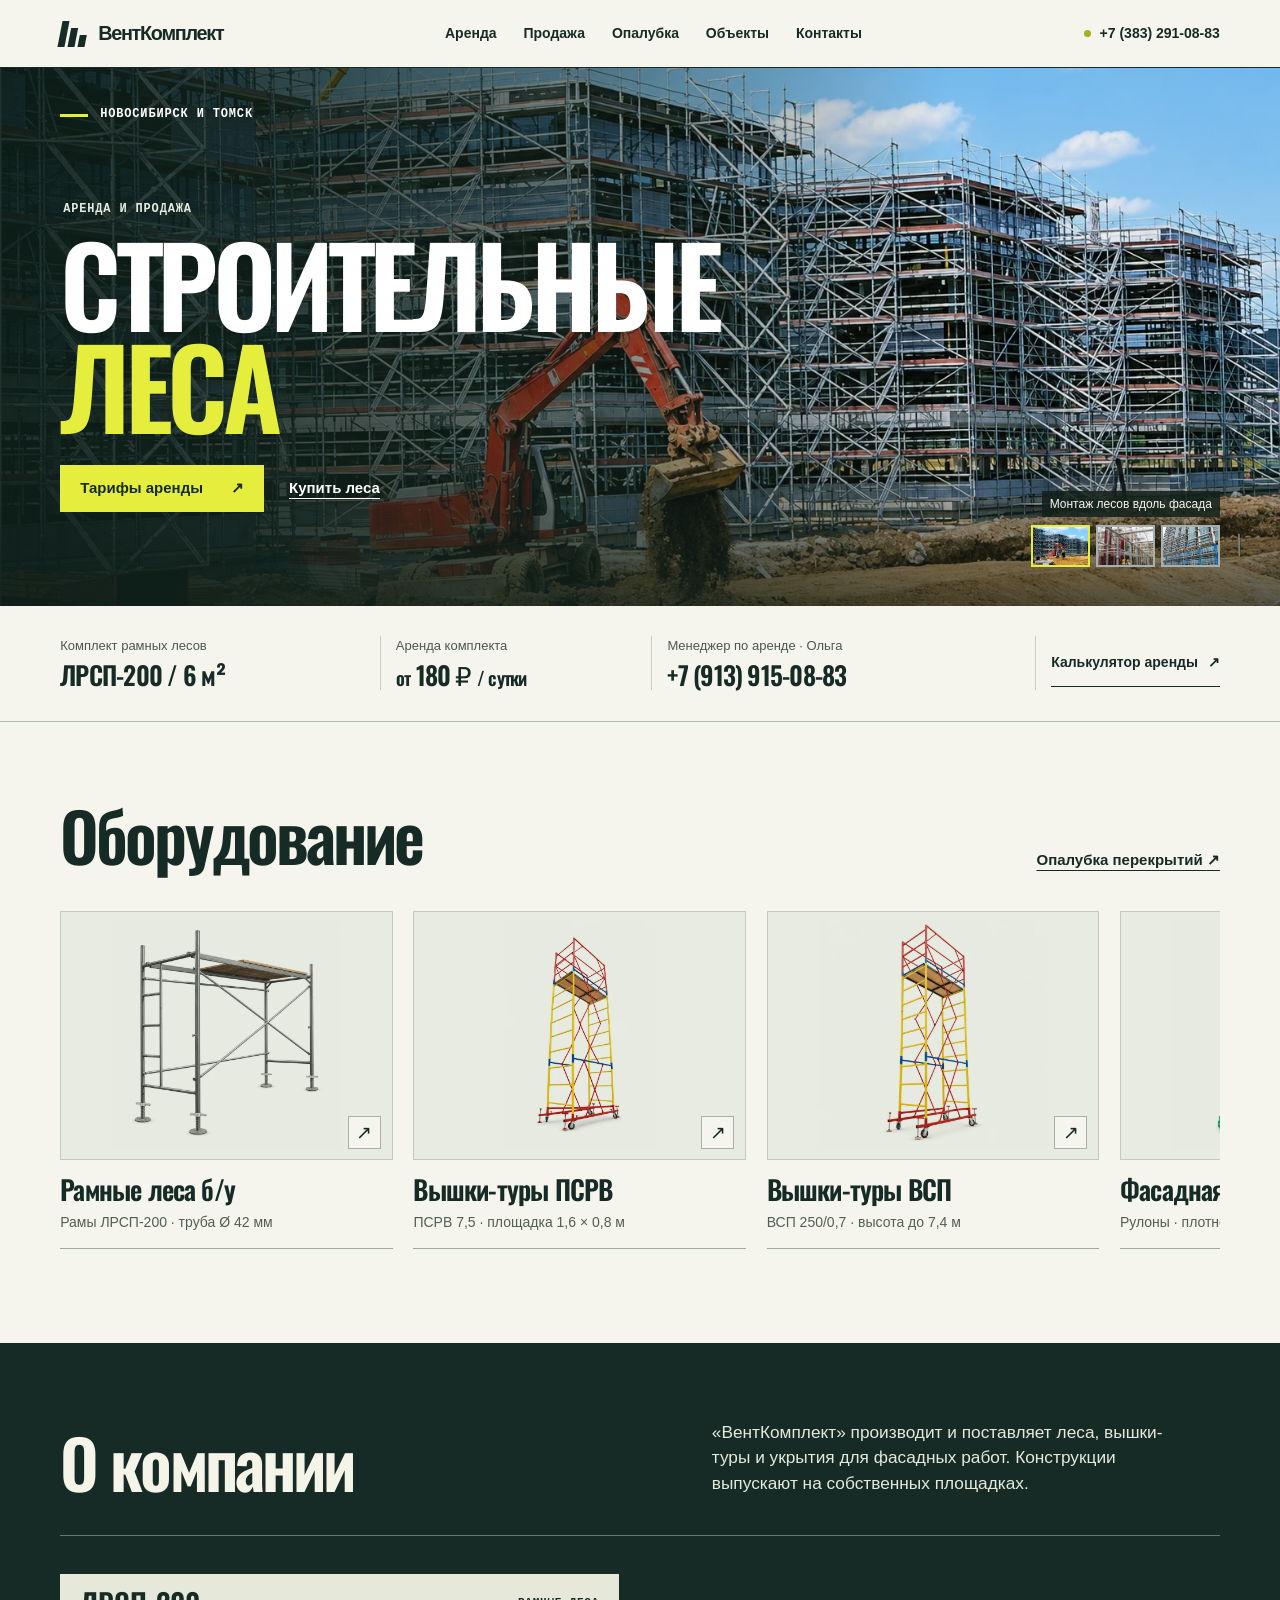
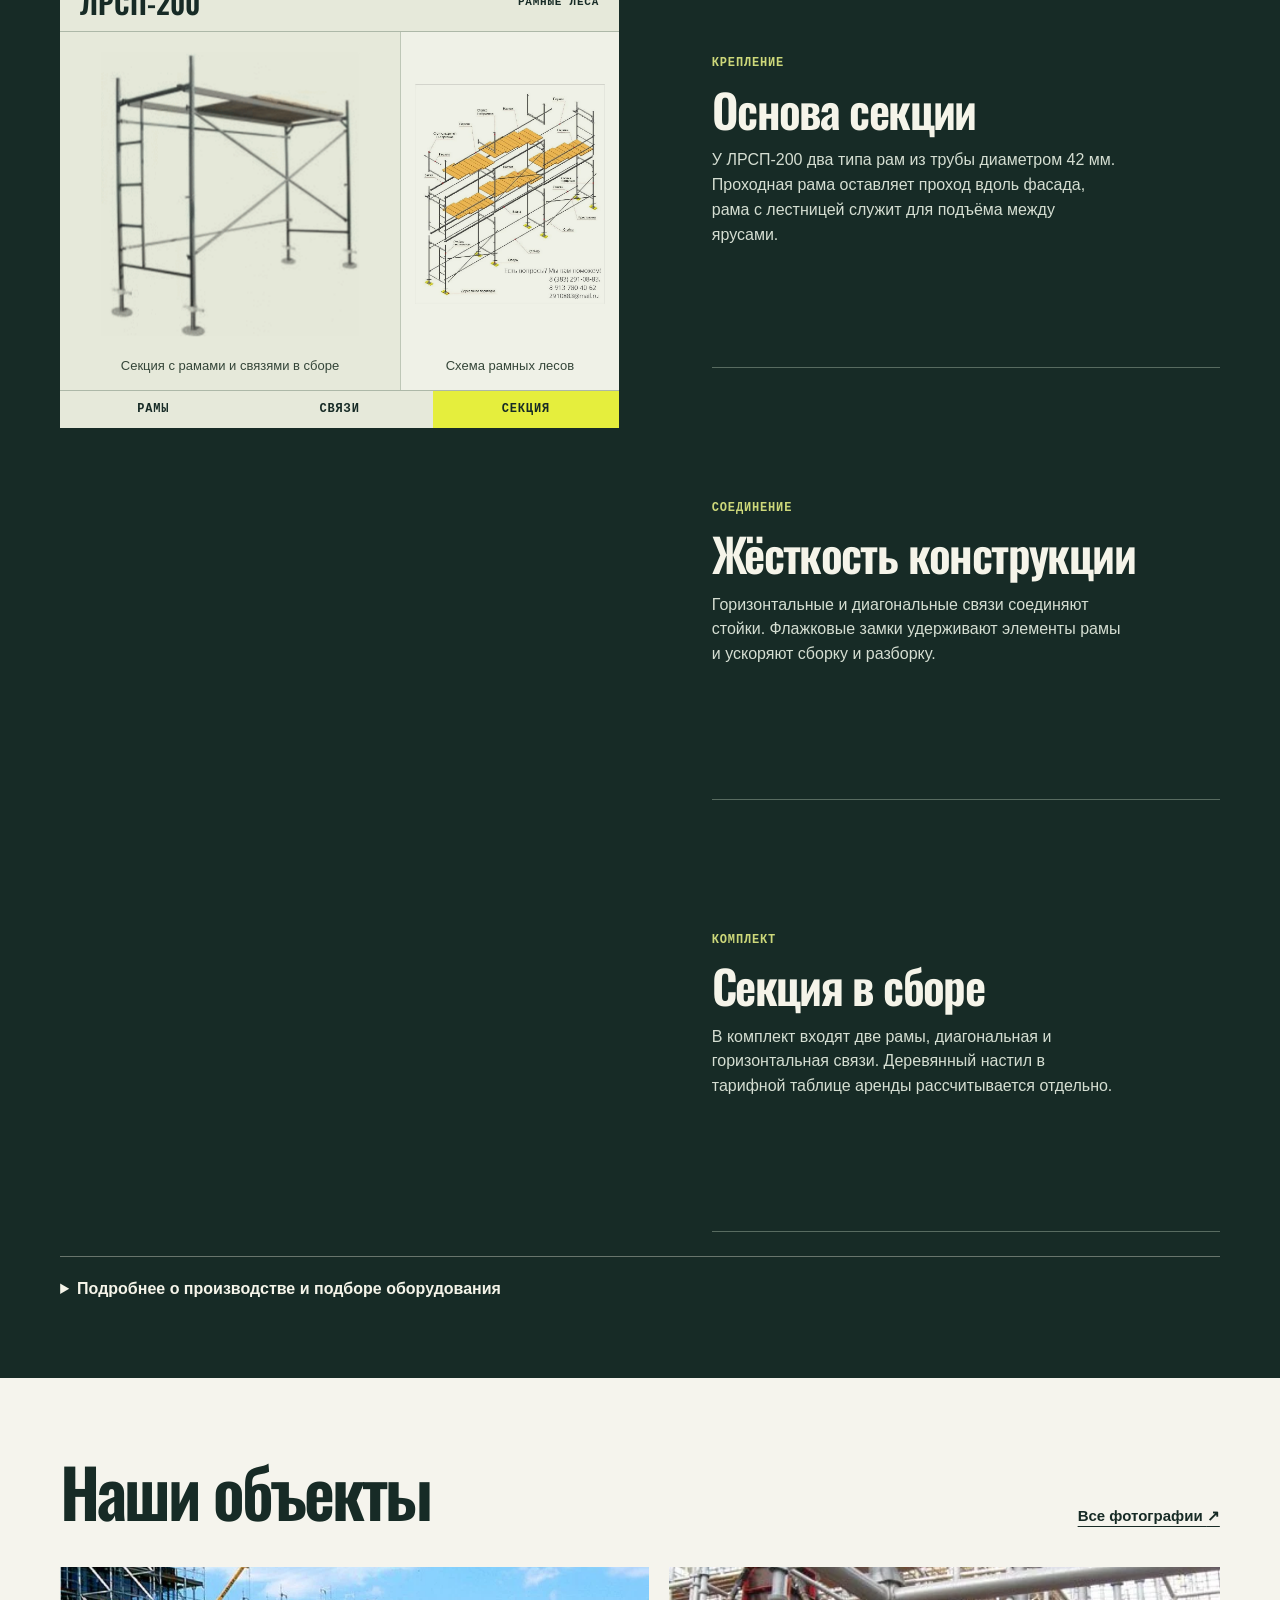
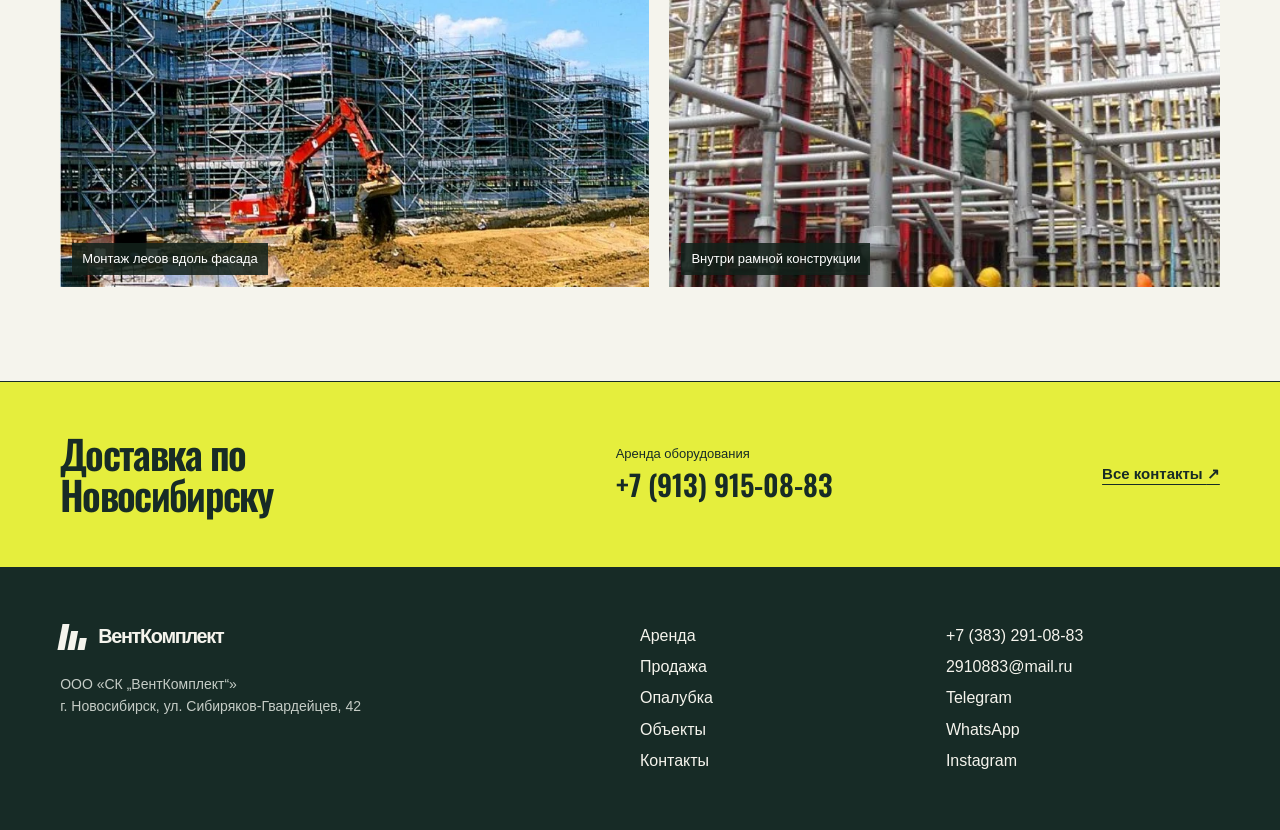
<file: index.html>
<!DOCTYPE html>

<html lang="ru">
<head>
<meta charset="utf-8"/>
<meta content="width=device-width, initial-scale=1" name="viewport"/>
<meta content="noindex,nofollow" name="robots"/>
<meta content="#e9ee35" name="theme-color"/>
<title>Строительные леса в Новосибирске | СК ВентКомплект</title>
<link href="data:," rel="icon"/>
<link href="site.css" rel="stylesheet"/>
<script defer="" src="site.js"></script>
<link href="field-home.css?v=85e306d6a" rel="stylesheet"/>
<script defer="" src="field-home.js?v=2034a4128"></script>
<meta content="Аренда и продажа строительных лесов в Новосибирске и Томске. Каталог оборудования, комплекты ЛРСП-200, фотографии объектов и контакты менеджеров." name="description"/>
</head>
<body class="field-home"><a class="skip" href="#main">К содержанию</a>
<header>
<div class="topbar wrap"><a aria-label="СК ВентКомплект, главная" class="brand" href="index.html"><i aria-hidden="true" class="brandmark"><b></b><b></b><b></b></i><span>ВентКомплект</span></a><button aria-controls="nav" aria-expanded="false" class="menu">Меню</button>
<nav aria-label="Главное меню" id="nav"><a href="arenda-stroitelnyh-lesov.html">Аренда</a><a href="prodazha-stroitelnyh-lesov.html">Продажа</a><a href="opalubka-perekriti.html">Опалубка</a><a href="objects.html">Объекты</a><a href="contacts.html">Контакты</a>
</nav><a class="header-phone" href="tel:+73832910883"><i></i>+7 (383) 291-08-83</a>
</div>
</header>
<main id="main">
<section aria-labelledby="heading" class="field-hero">
<div class="field-exposure">
<div class="field-shots"><img alt="Монтаж лесов вдоль фасада" class="on" fetchpriority="high" height="1002" sizes="100vw" src="assets/hero/facade-1569.webp" srcset="assets/hero/facade-960.webp 960w, assets/hero/facade-1569.webp 1569w" width="1569"/><img alt="Внутри рамной конструкции" class="" height="1449" loading="lazy" sizes="100vw" src="assets/hero/frame-1085.webp" srcset="assets/hero/frame-960.webp 960w, assets/hero/frame-1085.webp 1085w" width="1085"/><img alt="Леса у жилого здания" class="" height="3072" loading="lazy" sizes="100vw" src="assets/hero/residence-1920.webp" srcset="assets/hero/residence-960.webp 960w, assets/hero/residence-1920.webp 1920w, assets/hero/residence-4096.webp 4096w" width="4096"/>
</div>
</div>
<div class="field-face wrap">
<div class="field-caption"><span class="location-line"></span> Новосибирск и Томск</div>
<div class="field-lead">
<p class="field-service">Аренда и продажа</p>
<h1 id="heading">Строительные<br/><em>леса</em></h1>
<div class="field-actions"><a class="action" href="arenda-stroitelnyh-lesov.html#tarify">Тарифы аренды<span aria-hidden="true">↗</span></a><a class="quiet-link" href="prodazha-stroitelnyh-lesov.html#sravnenie">Купить леса</a>
</div>
</div>
<div class="photo-pick"><span aria-live="polite" class="photo-caption">Монтаж лесов вдоль фасада</span>
<div aria-label="Фотографии с объектов"><button aria-label="Показать фото: Монтаж лесов вдоль фасада" aria-pressed="true" class="shot-select" data-shot="0" type="button"><img alt="" src="assets/6b8b4d39c6.webp"/></button><button aria-label="Показать фото: Внутри рамной конструкции" aria-pressed="false" class="shot-select" data-shot="1" type="button"><img alt="" src="assets/8e6330df37.webp"/></button><button aria-label="Показать фото: Леса у жилого здания" aria-pressed="false" class="shot-select" data-shot="2" type="button"><img alt="" src="assets/09977dde4a.webp"/></button>
</div>
</div>
</div>
</section>
<section aria-label="Условия аренды" class="quick-rent wrap">
<div>
<p>Комплект рамных лесов</p><strong>ЛРСП-200 <em>/ 6 м²</em></strong>
</div>
<div>
<p>Аренда комплекта</p><strong><small>от</small> 180 ₽ <small>/ сутки</small></strong>
</div>
<div>
<p>Менеджер по аренде · Ольга</p><strong><a href="tel:+79139150883">+7 (913) 915-08-83</a></strong>
</div><a class="calc-short" href="https://lesa-nsk.ru/calculator/index">Калькулятор аренды <span aria-hidden="true">↗</span></a>
</section>
<section class="field-catalog wrap" id="catalog">
<div class="field-head">
<h2>Оборудование</h2><a class="underlink" href="opalubka-perekriti.html">Опалубка перекрытий <span aria-hidden="true">↗</span></a>
</div>
<div aria-label="Виды оборудования" class="rail spec-rail" role="region" tabindex="0"><a class="spec-card" href="ramnye-lesa.html">
<div class="spec-art"><img alt="Рамная секция ЛРСП-200 на винтовых опорах" loading="lazy" decoding="async" width="800" height="800" src="assets/catalog-studio/lrsp-200.webp"/><span aria-hidden="true" class="card-arrow">↗</span>
</div>
<div class="spec-detail">
<h3>Рамные леса б/у</h3>
<p>Рамы ЛРСП-200 · труба Ø 42 мм</p>
</div></a><a class="spec-card" href="vyshka-tura.html">
<div class="spec-art"><img alt="Вышка-тура ПСРВ 7,5 с ограждённой площадкой" loading="lazy" decoding="async" width="533" height="800" src="assets/catalog-studio/psrv-7-5.webp"/><span aria-hidden="true" class="card-arrow">↗</span>
</div>
<div class="spec-detail">
<h3>Вышки-туры ПСРВ</h3>
<p>ПСРВ 7,5 · площадка 1,6 × 0,8 м</p>
</div></a><a class="spec-card" href="vyshka-tura-vsp.html">
<div class="spec-art"><img alt="Передвижная вышка-тура ВСП 250/0,7" loading="lazy" decoding="async" width="800" height="800" src="assets/catalog-studio/vsp-250-07.webp"/><span aria-hidden="true" class="card-arrow">↗</span>
</div>
<div class="spec-detail">
<h3>Вышки-туры ВСП</h3>
<p>ВСП 250/0,7 · высота до 7,4 м</p>
</div></a><a class="spec-card" href="fasadnaya-setka.html">
<div class="spec-art"><img alt="Рулон зелёной фасадной сетки" loading="lazy" decoding="async" width="800" height="800" src="assets/catalog-studio/fasadnaya-setka.webp"/><span aria-hidden="true" class="card-arrow">↗</span>
</div>
<div class="spec-detail">
<h3>Фасадная сетка</h3>
<p>Рулоны · плотность 35 и 72 г/м²</p>
</div></a><a class="spec-card" href="pomost.html">
<div class="spec-art"><img alt="Малярный помост ПМ-200 с опорой для лестниц" loading="lazy" decoding="async" width="800" height="800" src="assets/catalog-studio/pomost-pm-200.webp"/><span aria-hidden="true" class="card-arrow">↗</span>
</div>
<div class="spec-detail">
<h3>Помосты</h3>
<p>ПМ-200 · для отделочных работ</p>
</div></a><a class="spec-card" href="lestnicy-stremyanki-transformery.html">
<div class="spec-art"><img alt="Алюминиевая двухсекционная лестница в положении стремянки" loading="lazy" decoding="async" width="800" height="800" src="assets/catalog-studio/dvuhsekcionnaya-lestnica.webp"/><span aria-hidden="true" class="card-arrow">↗</span>
</div>
<div class="spec-detail">
<h3>Лестницы и стремянки</h3>
<p>Приставные и секционные модели</p>
</div></a>
</div>
</section>
<section class="company-chapter" id="company">
<div class="wrap">
<div class="company-lead">
<h2>О компании</h2>
<p>«ВентКомплект» производит и поставляет леса, вышки-туры и укрытия для фасадных работ. Конструкции выпускают на собственных площадках.</p>
</div>
<div class="study">
<div class="study-stick">
<div class="sheet">
<div class="sheet-head"><b>ЛРСП-200</b><span>Рамные леса</span>
</div>
<figure class="technical-figure" data-plate="0">
<div class="plate-details">
<div class="plate-primary"><img alt="Несущая рама с лестницей" loading="lazy" src="assets/field/frame-ladder.webp"/><span>Несущая рама с лестницей</span>
</div>
<div class="plate-secondary"><img alt="Проходная рама" loading="lazy" src="assets/field/frame-through.webp"/><span>Проходная рама</span>
</div>
</div>
</figure>
<figure class="technical-figure" data-plate="1" hidden="">
<div class="plate-details">
<div class="plate-primary"><img alt="Пара диагональных связей" loading="lazy" src="assets/field/diagonal.webp"/><span>Пара диагональных связей</span>
</div>
<div class="plate-secondary"><img alt="Горизонтальная связь" loading="lazy" src="assets/field/horizontal.webp"/><span>Горизонтальная связь</span>
</div>
</div>
</figure>
<figure class="technical-figure" data-plate="2" hidden="">
<div class="plate-details">
<div class="plate-primary"><img alt="Секция с рамами и связями в сборе" loading="lazy" src="assets/field/scaffold-bay.webp"/><span>Секция с рамами и связями в сборе</span>
</div>
<div class="plate-secondary"><img alt="Схема рамных лесов" loading="lazy" src="assets/ea2d96d2e3.webp"/><span>Схема рамных лесов</span>
</div>
</div>
</figure>
<div aria-label="Элементы конструкции" class="sheet-key"><a aria-current="step" class="active" href="#ramy">Рамы</a><a href="#svyazi">Связи</a><a href="#sekciya">Секция</a>
</div>
</div>
</div>
<div class="chapters">
<article class="step" data-chapter="0" id="ramy">
<p class="technical-label">Крепление</p>
<h3>Основа секции</h3>
<p>У ЛРСП-200 два типа рам из трубы диаметром 42 мм. Проходная рама оставляет проход вдоль фасада, рама с лестницей служит для подъёма между ярусами.</p>
</article>
<article class="step" data-chapter="1" id="svyazi">
<p class="technical-label">Соединение</p>
<h3>Жёсткость конструкции</h3>
<p>Горизонтальные и диагональные связи соединяют стойки. Флажковые замки удерживают элементы рамы и ускоряют сборку и разборку.</p>
</article>
<article class="step" data-chapter="2" id="sekciya">
<p class="technical-label">Комплект</p>
<h3>Секция в сборе</h3>
<p>В комплект входят две рамы, диагональная и горизонтальная связи. Деревянный настил в тарифной таблице аренды рассчитывается отдельно.</p>
</article>
</div>
</div>
<details class="company-info">
<summary>Подробнее о производстве и подборе оборудования</summary>
<div>
<p>Оборудование «ВентКомплекта» используется при возведении и отделке зданий. Компания работает с проверенными поставщиками сырья и указывает, что её продукция сертифицирована.</p>
<p>Компания указывает, что её конструкции рассчитаны на большие нагрузки и перепады температуры, и предлагает обсудить условия, если у клиента есть более выгодное предложение конкурента.</p>
<p>Специалисты помогают подобрать конструкции для объекта, согласовать аренду и обсудить условия покупки. По вопросам аренды можно обратиться к Ольге, по покупке — к Роману.</p><a class="underlink" href="contacts.html">Связаться с отделом продаж</a>
</div>
</details>
</div>
</section>
<section class="object-roll wrap">
<div class="field-head">
<h2>Наши объекты</h2><a class="underlink" href="objects.html">Все фотографии <span aria-hidden="true">↗</span></a>
</div>
<div aria-label="Фотографии строительных объектов" class="rail object-rail" role="region" tabindex="0"><button aria-label="Увеличить фото: Монтаж лесов вдоль фасада" class="view-photo field-shot" data-photo="assets/6b8b4d39c6.webp" type="button"><img alt="Монтаж лесов вдоль фасада" loading="lazy" src="assets/6b8b4d39c6.webp"/><span class="field-figcap">Монтаж лесов вдоль фасада</span></button><button aria-label="Увеличить фото: Внутри рамной конструкции" class="view-photo field-shot" data-photo="assets/8e6330df37.webp" type="button"><img alt="Внутри рамной конструкции" loading="lazy" src="assets/8e6330df37.webp"/><span class="field-figcap">Внутри рамной конструкции</span></button><button aria-label="Увеличить фото: Леса у жилого здания" class="view-photo field-shot" data-photo="assets/09977dde4a.webp" type="button"><img alt="Леса у жилого здания" loading="lazy" src="assets/09977dde4a.webp"/><span class="field-figcap">Леса у жилого здания</span></button><button aria-label="Увеличить фото: Леса вдоль наружной стены" class="view-photo field-shot" data-photo="assets/cf71cf4b07.webp" type="button"><img alt="Леса вдоль наружной стены" loading="lazy" src="assets/cf71cf4b07.webp"/><span class="field-figcap">Леса вдоль наружной стены</span></button><button aria-label="Увеличить фото: Рабочие ярусы у фасада" class="view-photo field-shot" data-photo="assets/30a6571224.webp" type="button"><img alt="Рабочие ярусы у фасада" loading="lazy" src="assets/30a6571224.webp"/><span class="field-figcap">Рабочие ярусы у фасада</span></button>
</div>
</section>
<section class="dispatch">
<div class="wrap">
<h2>Доставка по Новосибирску</h2>
<div>
<p>Аренда оборудования</p><a href="tel:+79139150883">+7 (913) 915-08-83</a>
</div><a class="dispatch-link" href="contacts.html">Все контакты <span aria-hidden="true">↗</span></a>
</div>
</section>
</main>
<footer>
<div class="wrap footgrid">
<div><a aria-label="СК ВентКомплект, главная" class="brand" href="index.html"><i aria-hidden="true" class="brandmark"><b></b><b></b><b></b></i><span>ВентКомплект</span></a>
<p>ООО «СК „ВентКомплект“»<br/>г. Новосибирск, ул. Сибиряков-Гвардейцев, 42</p>
</div>
<div class="footlinks"><a href="arenda-stroitelnyh-lesov.html">Аренда</a><a href="prodazha-stroitelnyh-lesov.html">Продажа</a><a href="opalubka-perekriti.html">Опалубка</a><a href="objects.html">Объекты</a><a href="contacts.html">Контакты</a>
</div>
<div class="footlinks"><a href="tel:+73832910883">+7 (383) 291-08-83</a><a href="mailto:2910883@mail.ru">2910883@mail.ru</a><a href="https://t.me/KvitkinR">Telegram</a><a href="https://wa.me/79830029024">WhatsApp</a><a href="https://www.instagram.com/lesa_nsk_/">Instagram</a>
</div>
</div>
</footer>
<dialog aria-label="Увеличенная фотография"><button aria-label="Закрыть фотографию" class="close">×</button><img alt=""/>
</dialog>
</body>
</html>
</file>
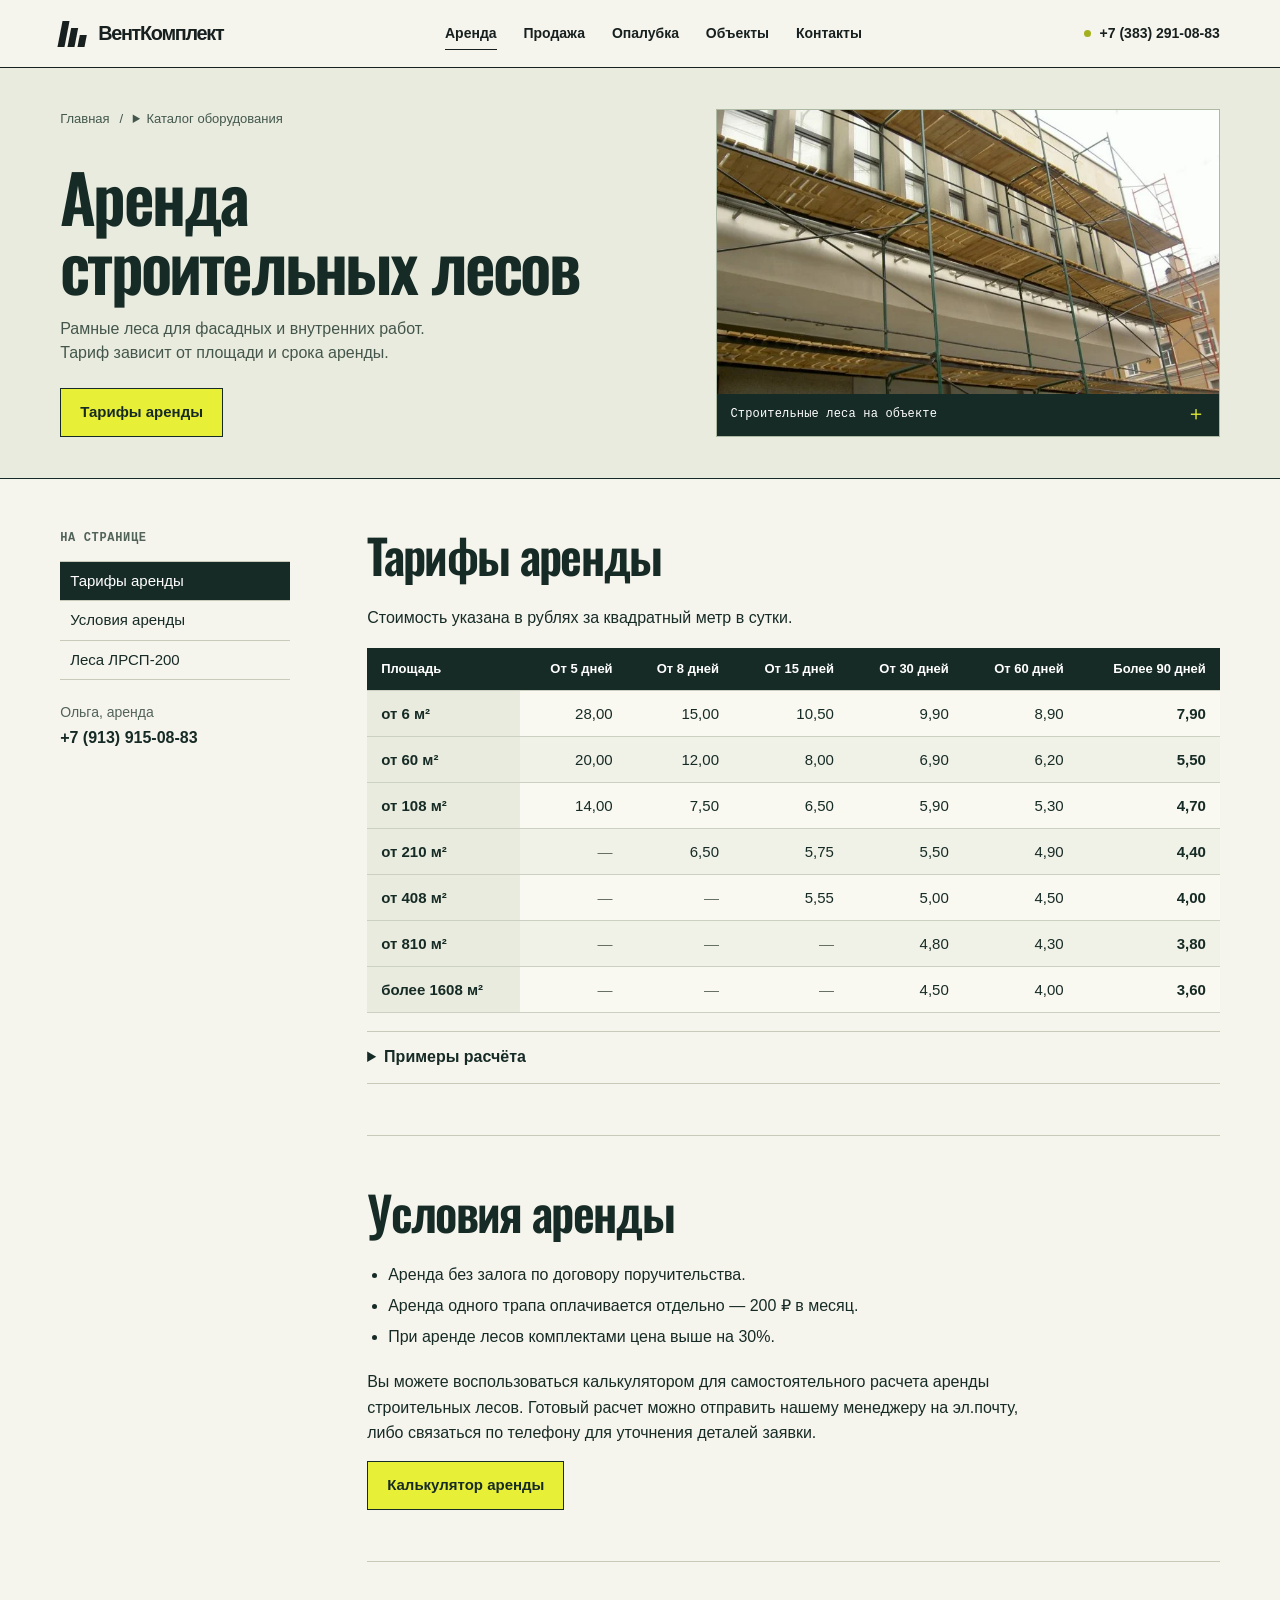
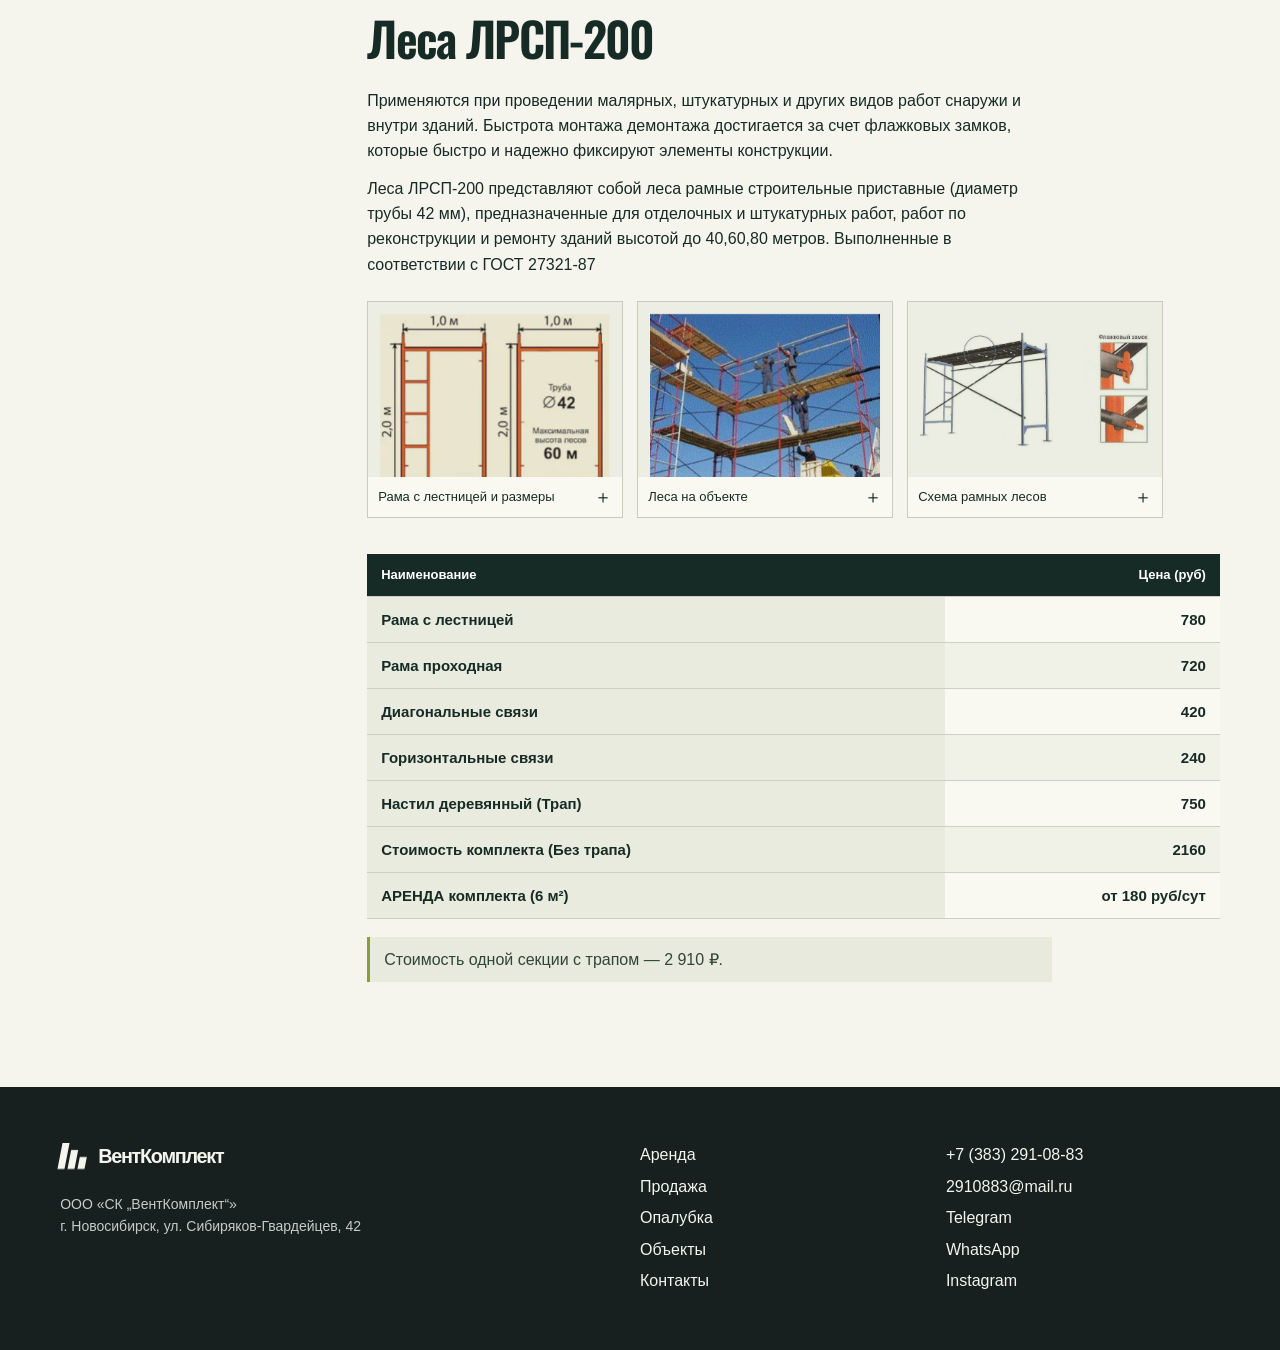
<file: arenda-stroitelnyh-lesov.html>
<!DOCTYPE html>
<html lang="ru">
<head>
<meta charset="utf-8"/>
<meta content="width=device-width, initial-scale=1" name="viewport"/>
<meta content="noindex,nofollow" name="robots"/>
<meta content="#e9ee35" name="theme-color"/>
<title>Аренда строительных лесов | СК ВентКомплект</title>
<link href="data:," rel="icon"/>
<link href="site.css" rel="stylesheet"/>
<script defer="" src="site.js"></script>
<link href="catalog-detail.css" rel="stylesheet"/>
<script defer="" src="catalog-detail.js"></script>
</head>
<body><a class="skip" href="#main">К содержанию</a>
<header>
<div class="topbar wrap"><a aria-label="СК ВентКомплект, главная" class="brand" href="index.html"><i aria-hidden="true" class="brandmark"><b></b><b></b><b></b></i><span>ВентКомплект</span></a><button aria-controls="nav" aria-expanded="false" class="menu">Меню</button>
<nav aria-label="Главное меню" id="nav"><a aria-current="page" href="arenda-stroitelnyh-lesov.html">Аренда</a><a href="prodazha-stroitelnyh-lesov.html">Продажа</a><a href="opalubka-perekriti.html">Опалубка</a><a href="objects.html">Объекты</a><a href="contacts.html">Контакты</a>
</nav><a class="header-phone" href="tel:+73832910883"><i></i>+7 (383) 291-08-83</a>
</div>
</header>
<main class="cd-main" id="main">
<div class="cd-heading">
<div class="wrap cd-split">
<div class="cd-title">
<div class="cd-bread"><a href="index.html">Главная</a><span>/</span>
<details class="cd-picker">
<summary>Каталог оборудования</summary>
<div><a aria-current="page" href="arenda-stroitelnyh-lesov.html">Аренда лесов</a><a href="prodazha-stroitelnyh-lesov.html">Продажа лесов</a><a href="opalubka-perekriti.html">Опалубка перекрытий</a><a href="ramnye-lesa.html">Рамные леса б/у</a><a href="vyshka-tura.html">Вышки-туры ПСРВ</a><a href="vyshka-tura-vsp.html">Вышки-туры ВСП</a><a href="fasadnaya-setka.html">Фасадная сетка</a><a href="pomost.html">Помосты</a><a href="lestnicy-stremyanki-transformery.html">Лестницы и стремянки</a>
</div>
</details>
</div>
<h1>Аренда строительных лесов</h1>
<p>Рамные леса для фасадных и внутренних работ. Тариф зависит от площади и срока аренды.</p><a class="cd-action" href="#tarify">Тарифы аренды</a>
</div><button aria-label="Увеличить фотографию: Строительные леса на объекте" class="cd-heroimg documentary" data-photo="assets/30a6571224.webp" type="button"><img alt="Строительные леса на объекте" fetchpriority="high" src="assets/30a6571224.webp"/><span class="cd-figcap">Строительные леса на объекте<span aria-hidden="true">＋</span></span></button>
</div>
</div>
<div class="wrap cd-body">
<aside class="cd-sidebar">
<details class="cd-jump">
<summary>На странице</summary>
<div><a href="#tarify">Тарифы аренды</a><a href="#usloviya">Условия аренды</a><a href="#lrsp">Леса ЛРСП-200</a>
</div>
</details>
<div aria-label="Разделы страницы" class="cd-sidemenu"><span class="cd-eyebrow">На странице</span><a href="#tarify">Тарифы аренды</a><a href="#usloviya">Условия аренды</a><a href="#lrsp">Леса ЛРСП-200</a>
</div>
<div class="cd-sales"><span>Ольга, аренда</span><a href="tel:+79139150883">+7 (913) 915-08-83</a>
</div>
</aside>
<article class="cd-content">
<section class="cd-section" id="tarify">
<h2>Тарифы аренды</h2>
<p>Стоимость указана в рублях за квадратный метр в сутки.</p>
<div aria-label="Ставки аренды по площади и сроку" class="table-scroll cd-table" role="region" tabindex="0">
<table aria-label="Ставки аренды по площади и сроку">
<thead>
<tr>
<th scope="col">Площадь</th>
<th scope="col">От 5 дней</th>
<th scope="col">От 8 дней</th>
<th scope="col">От 15 дней</th>
<th scope="col">От 30 дней</th>
<th scope="col">От 60 дней</th>
<th scope="col">Более 90 дней</th>
</tr>
</thead>
<tbody>
<tr>
<th scope="row">от 6 м²</th>
<td>28,00</td>
<td>15,00</td>
<td>10,50</td>
<td>9,90</td>
<td>8,90</td>
<td>7,90</td>
</tr>
<tr>
<th scope="row">от 60 м²</th>
<td>20,00</td>
<td>12,00</td>
<td>8,00</td>
<td>6,90</td>
<td>6,20</td>
<td>5,50</td>
</tr>
<tr>
<th scope="row">от 108 м²</th>
<td>14,00</td>
<td>7,50</td>
<td>6,50</td>
<td>5,90</td>
<td>5,30</td>
<td>4,70</td>
</tr>
<tr>
<th scope="row">от 210 м²</th>
<td><span aria-label="Не указано">—</span></td>
<td>6,50</td>
<td>5,75</td>
<td>5,50</td>
<td>4,90</td>
<td>4,40</td>
</tr>
<tr>
<th scope="row">от 408 м²</th>
<td><span aria-label="Не указано">—</span></td>
<td><span aria-label="Не указано">—</span></td>
<td>5,55</td>
<td>5,00</td>
<td>4,50</td>
<td>4,00</td>
</tr>
<tr>
<th scope="row">от 810 м²</th>
<td><span aria-label="Не указано">—</span></td>
<td><span aria-label="Не указано">—</span></td>
<td><span aria-label="Не указано">—</span></td>
<td>4,80</td>
<td>4,30</td>
<td>3,80</td>
</tr>
<tr>
<th scope="row">более 1608 м²</th>
<td><span aria-label="Не указано">—</span></td>
<td><span aria-label="Не указано">—</span></td>
<td><span aria-label="Не указано">—</span></td>
<td>4,50</td>
<td>4,00</td>
<td>3,60</td>
</tr>
</tbody>
</table>
</div>
<details class="cd-expand">
<summary>Примеры расчёта</summary>
<div>
<p>400 м² × 5,50 ₽ × 30 дней = 66 000 ₽.</p>
<p>1 600 м² × 4,30 ₽ × 60 дней = 412 800 ₽.</p>
</div>
</details>
</section>
<section class="cd-section" id="usloviya">
<h2>Условия аренды</h2>
<ul class="cd-list">
<li>Аренда без залога по договору поручительства.</li>
<li>Аренда одного трапа оплачивается отдельно — 200 ₽ в месяц.</li>
<li>При аренде лесов комплектами цена выше на 30%.</li>
</ul>
<p>Вы можете воспользоваться калькулятором для самостоятельного расчета аренды строительных лесов. Готовый расчет можно отправить нашему менеджеру на эл.почту, либо связаться по телефону для уточнения деталей заявки.</p><a class="cd-action" href="https://lesa-nsk.ru/calculator/index">Калькулятор аренды</a>
</section>
<section class="cd-section" id="lrsp">
<h2>Леса ЛРСП-200</h2>
<p>Применяются при проведении малярных, штукатурных и других видов работ снаружи и внутри зданий. Быстрота монтажа демонтажа достигается за счет флажковых замков, которые быстро и надежно фиксируют элементы конструкции.</p>
<p>Леса ЛРСП-200 представляют собой леса рамные строительные приставные (диаметр трубы 42 мм), предназначенные для отделочных и штукатурных работ, работ по реконструкции и ремонту зданий высотой до 40,60,80 метров. Выполненные в соответствии с ГОСТ 27321-87</p>
<div aria-label="Фотографии и чертежи оборудования" class="cd-gallery rail" role="region" tabindex="0"><button aria-label="Увеличить: Рама с лестницей и размеры" class="cd-item" data-photo="assets/eb0718deeb.webp" type="button"><span class="cd-mat"><img alt="Рама с лестницей и размеры" loading="lazy" src="assets/eb0718deeb.webp"/></span><span class="cd-imagecap">Рама с лестницей и размеры<span aria-hidden="true">＋</span></span></button><button aria-label="Увеличить: Леса на объекте" class="cd-item" data-photo="assets/af94b24071.webp" type="button"><span class="cd-mat"><img alt="Леса на объекте" loading="lazy" src="assets/af94b24071.webp"/></span><span class="cd-imagecap">Леса на объекте<span aria-hidden="true">＋</span></span></button><button aria-label="Увеличить: Схема рамных лесов" class="cd-item" data-photo="assets/272e904239.webp" type="button"><span class="cd-mat"><img alt="Схема рамных лесов" loading="lazy" src="assets/272e904239.webp"/></span><span class="cd-imagecap">Схема рамных лесов<span aria-hidden="true">＋</span></span></button>
</div>
<div aria-label="Стоимость элементов ЛРСП-200" class="table-scroll cd-table" role="region" tabindex="0">
<table aria-label="Стоимость элементов ЛРСП-200">
<thead>
<tr>
<th scope="col">Наименование</th>
<th scope="col">Цена (руб)</th>
</tr>
</thead>
<tbody>
<tr>
<th scope="row">Рама с лестницей</th>
<td>780</td>
</tr>
<tr>
<th scope="row">Рама проходная</th>
<td>720</td>
</tr>
<tr>
<th scope="row">Диагональные связи</th>
<td>420</td>
</tr>
<tr>
<th scope="row">Горизонтальные связи</th>
<td>240</td>
</tr>
<tr>
<th scope="row">Настил деревянный (Трап)</th>
<td>750</td>
</tr>
<tr>
<th scope="row">Стоимость комплекта (Без трапа)</th>
<td>2160</td>
</tr>
<tr>
<th scope="row">АРЕНДА комплекта (6 м²)</th>
<td>от 180 руб/сут</td>
</tr>
</tbody>
</table>
</div>
<p class="cd-note">Стоимость одной секции с трапом — 2 910 ₽.</p>
</section>
</article>
</div>
</main>
<footer>
<div class="wrap footgrid">
<div><a aria-label="СК ВентКомплект, главная" class="brand" href="index.html"><i aria-hidden="true" class="brandmark"><b></b><b></b><b></b></i><span>ВентКомплект</span></a>
<p>ООО «СК „ВентКомплект“»<br/>г. Новосибирск, ул. Сибиряков-Гвардейцев, 42</p>
</div>
<div class="footlinks"><a href="arenda-stroitelnyh-lesov.html">Аренда</a><a href="prodazha-stroitelnyh-lesov.html">Продажа</a><a href="opalubka-perekriti.html">Опалубка</a><a href="objects.html">Объекты</a><a href="contacts.html">Контакты</a>
</div>
<div class="footlinks"><a href="tel:+73832910883">+7 (383) 291-08-83</a><a href="mailto:2910883@mail.ru">2910883@mail.ru</a><a href="https://t.me/KvitkinR">Telegram</a><a href="https://wa.me/79830029024">WhatsApp</a><a href="https://www.instagram.com/lesa_nsk_/">Instagram</a>
</div>
</div>
</footer>
<dialog aria-label="Увеличенная фотография"><button aria-label="Закрыть фотографию" class="close">×</button><img alt=""/>
</dialog>
</body>
</html>
</file>
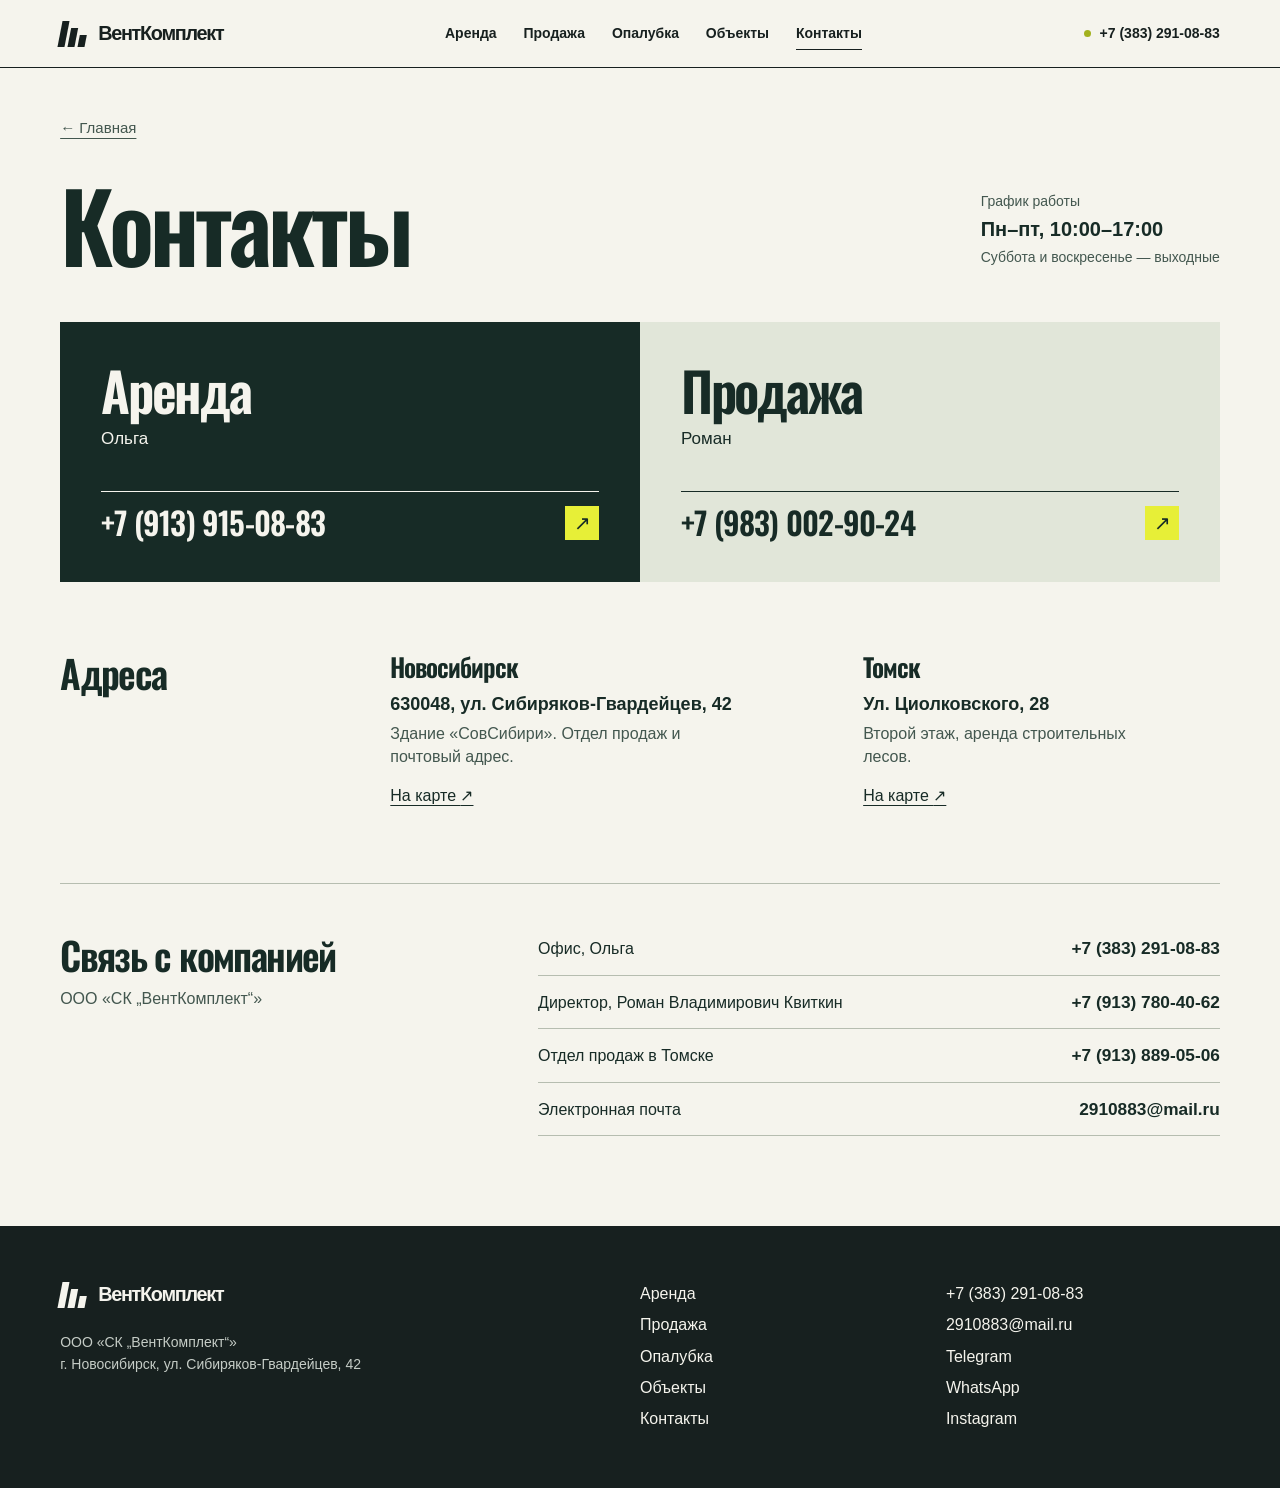
<file: contacts.html>
<!DOCTYPE html>
<html lang="ru">
<head>
<meta charset="utf-8">
<meta name="viewport" content="width=device-width, initial-scale=1">
<meta name="robots" content="noindex,nofollow">
<meta name="theme-color" content="#e9ee35">
<meta name="description" content="Прямые телефоны отделов аренды и продаж СК «ВентКомплект», контакты директора, адреса в Новосибирске и Томске и часы работы.">
<title>Контакты | СК ВентКомплект</title>
<link rel="icon" href="data:,">
<link rel="stylesheet" href="site.css">
<link rel="stylesheet" href="field-pages.css">
<script defer src="site.js"></script>
</head>
<body><a class="skip" href="#main">К содержанию</a>
<header>
<div class="topbar wrap"><a class="brand" href="index.html" aria-label="СК ВентКомплект, главная"><i class="brandmark" aria-hidden="true"><b></b><b></b><b></b></i><span>ВентКомплект</span></a><button class="menu" aria-expanded="false" aria-controls="nav">Меню</button>
<nav id="nav" aria-label="Главное меню"><a href="arenda-stroitelnyh-lesov.html">Аренда</a><a href="prodazha-stroitelnyh-lesov.html">Продажа</a><a href="opalubka-perekriti.html">Опалубка</a><a href="objects.html">Объекты</a><a href="contacts.html" aria-current="page">Контакты</a>
</nav><a class="header-phone" href="tel:+73832910883"><i></i>+7 (383) 291-08-83</a>
</div>
</header>
<main id="main" class="field-page contacts-page">
  <div class="wrap">
    <div class="directory-heading">
      <div><a class="field-back" href="index.html">← Главная</a>
<h1>Контакты</h1>
</div>
      <p class="office-hours"><span>График работы</span><strong>Пн–пт, 10:00–17:00</strong><small>Суббота и воскресенье — выходные</small></p>
    </div>
    <section class="primary-directory" aria-label="Отделы аренды и продаж в Новосибирске">
      <div class="department-card">
        <h2>Аренда</h2>
<p>Ольга</p>
        <a href="tel:+79139150883" aria-label="Позвонить Ольге, отдел аренды, +7 913 915 08 83">+7 (913) 915-08-83<span aria-hidden="true">↗</span></a>
      </div>
      <div class="department-card">
        <h2>Продажа</h2>
<p>Роман</p>
        <a href="tel:+79830029024" aria-label="Позвонить Роману, отдел продаж, +7 983 002 90 24">+7 (983) 002-90-24<span aria-hidden="true">↗</span></a>
      </div>
    </section>
    <section class="field-addresses" aria-labelledby="office-locations">
      <h2 id="office-locations">Адреса</h2>
      <article>
<h3>Новосибирск</h3><address>630048, ул. Сибиряков-Гвардейцев, 42</address>
<p>Здание «СовСибири». Отдел продаж и почтовый адрес.</p>
      <a href="https://yandex.ru/maps/?text=%D0%9D%D0%BE%D0%B2%D0%BE%D1%81%D0%B8%D0%B1%D0%B8%D1%80%D1%81%D0%BA%2C%20%D1%83%D0%BB.%20%D0%A1%D0%B8%D0%B1%D0%B8%D1%80%D1%8F%D0%BA%D0%BE%D0%B2-%D0%93%D0%B2%D0%B0%D1%80%D0%B4%D0%B5%D0%B9%D1%86%D0%B5%D0%B2%2C%2042">На карте <span aria-hidden="true">↗</span></a>
</article>
      <article>
<h3>Томск</h3><address>Ул. Циолковского, 28</address>
<p>Второй этаж, аренда строительных лесов.</p>
      <a href="https://yandex.ru/maps/?text=%D0%A2%D0%BE%D0%BC%D1%81%D0%BA%2C%20%D1%83%D0%BB.%20%D0%A6%D0%B8%D0%BE%D0%BB%D0%BA%D0%BE%D0%B2%D1%81%D0%BA%D0%BE%D0%B3%D0%BE%2C%2028">На карте <span aria-hidden="true">↗</span></a>
</article>
    </section>
    <section class="other-directory" aria-labelledby="company-contacts">
      <div>
<h2 id="company-contacts">Связь с компанией</h2>
<p>ООО «СК „ВентКомплект“»</p>
</div>
      <dl>
        <div><dt>Офис, Ольга</dt><dd><a href="tel:+73832910883">+7 (383) 291-08-83</a></dd>
</div>
        <div><dt>Директор, Роман Владимирович Квиткин</dt><dd><a href="tel:+79137804062">+7 (913) 780-40-62</a></dd>
</div>
        <div><dt>Отдел продаж в Томске</dt><dd><a href="tel:+79138890506">+7 (913) 889-05-06</a></dd>
</div>
        <div><dt>Электронная почта</dt><dd><a href="mailto:2910883@mail.ru">2910883@mail.ru</a></dd>
</div>
      </dl>
    </section>
  </div>
</main>
<footer>
<div class="wrap footgrid">
<div><a class="brand" href="index.html" aria-label="СК ВентКомплект, главная"><i class="brandmark" aria-hidden="true"><b></b><b></b><b></b></i><span>ВентКомплект</span></a>
<p>ООО «СК „ВентКомплект“»<br>г. Новосибирск, ул. Сибиряков-Гвардейцев, 42</p>
</div>
<div class="footlinks"><a href="arenda-stroitelnyh-lesov.html">Аренда</a><a href="prodazha-stroitelnyh-lesov.html">Продажа</a><a href="opalubka-perekriti.html">Опалубка</a><a href="objects.html">Объекты</a><a href="contacts.html">Контакты</a>
</div>
<div class="footlinks"><a href="tel:+73832910883">+7 (383) 291-08-83</a><a href="mailto:2910883@mail.ru">2910883@mail.ru</a><a href="https://t.me/KvitkinR">Telegram</a><a href="https://wa.me/79830029024">WhatsApp</a><a href="https://www.instagram.com/lesa_nsk_/">Instagram</a>
</div>
</div>
</footer>
<dialog aria-label="Увеличенная фотография"><button class="close" aria-label="Закрыть фотографию">×</button><img alt="">
</dialog>
</body>
</html>
</file>
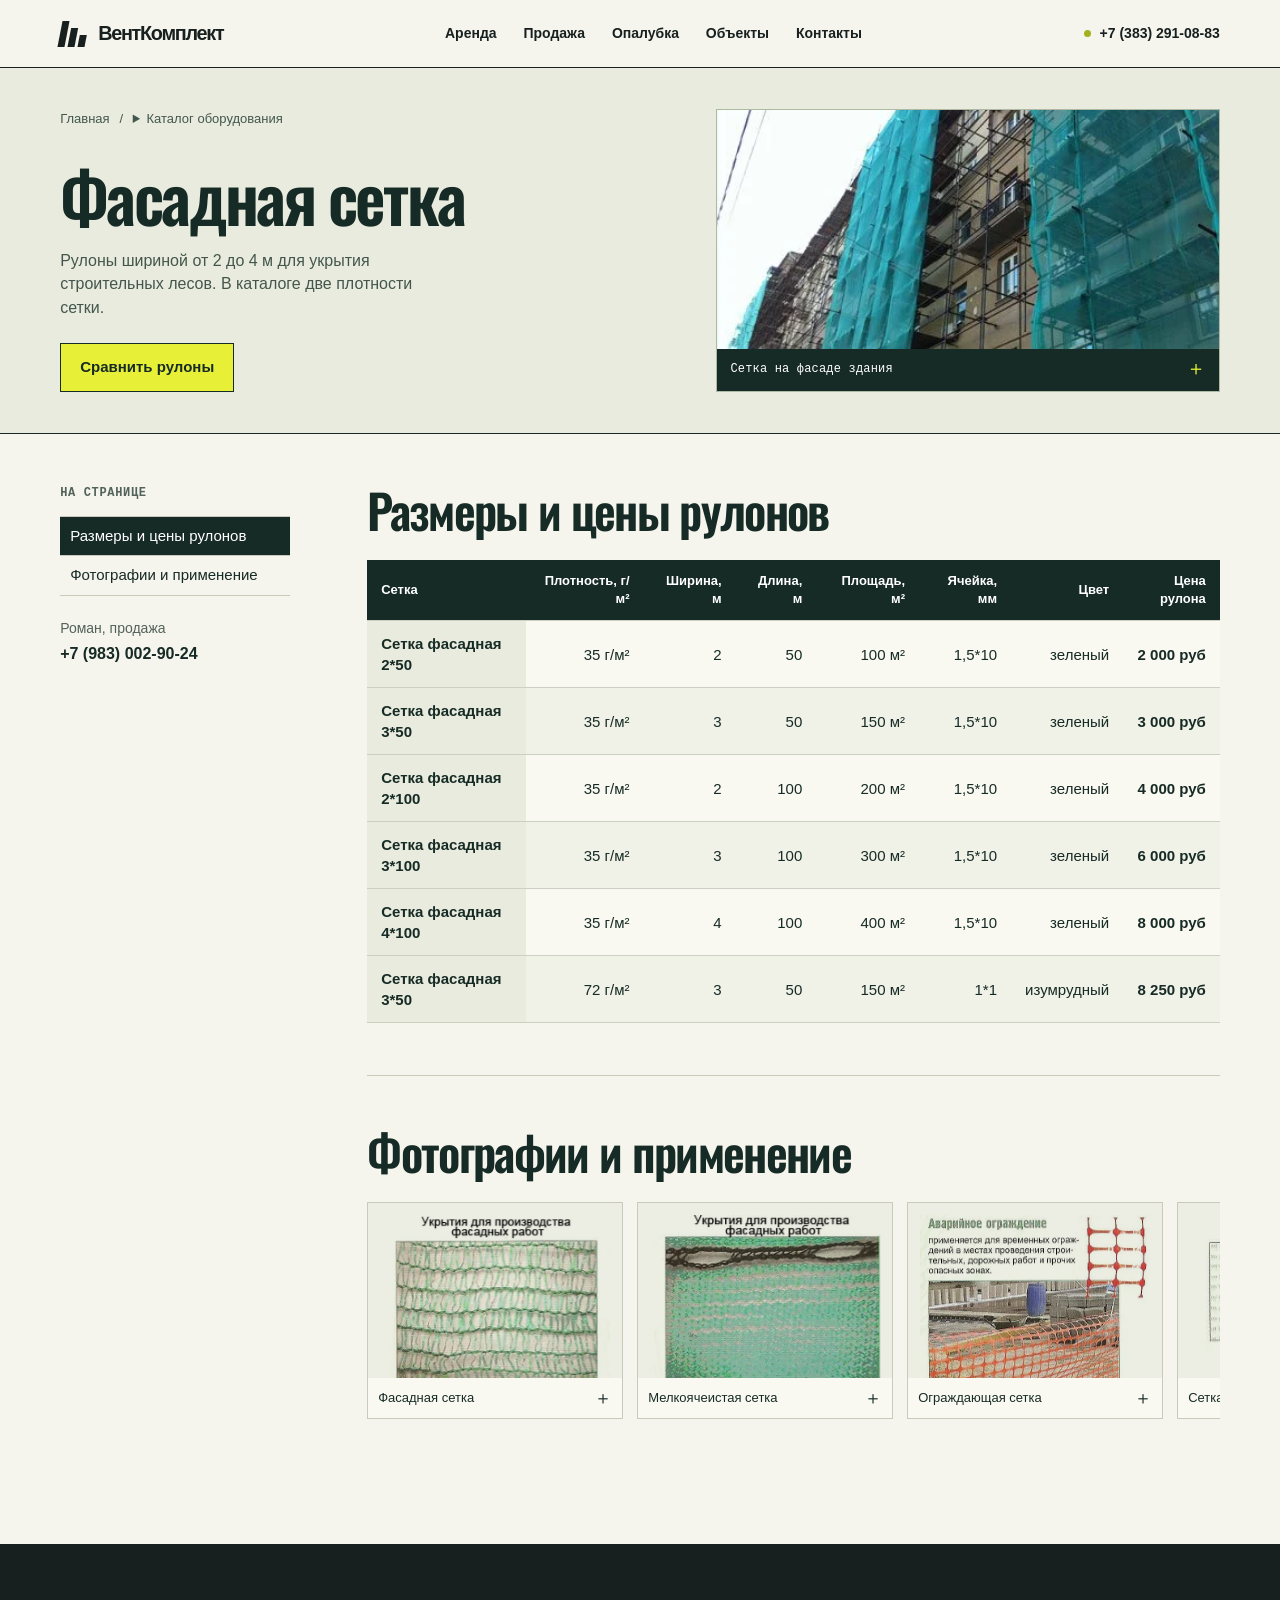
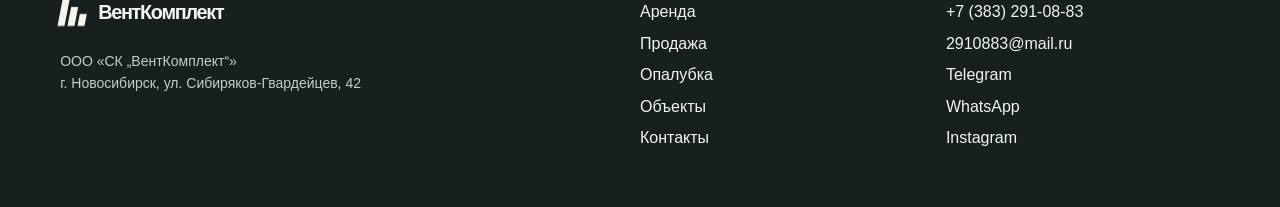
<file: fasadnaya-setka.html>
<!DOCTYPE html>
<html lang="ru">
<head>
<meta charset="utf-8"/>
<meta content="width=device-width, initial-scale=1" name="viewport"/>
<meta content="noindex,nofollow" name="robots"/>
<meta content="#e9ee35" name="theme-color"/>
<title>Фасадная сетка | СК ВентКомплект</title>
<link href="data:," rel="icon"/>
<link href="site.css" rel="stylesheet"/>
<script defer="" src="site.js"></script>
<link href="catalog-detail.css" rel="stylesheet"/>
<script defer="" src="catalog-detail.js"></script>
</head>
<body><a class="skip" href="#main">К содержанию</a>
<header>
<div class="topbar wrap"><a aria-label="СК ВентКомплект, главная" class="brand" href="index.html"><i aria-hidden="true" class="brandmark"><b></b><b></b><b></b></i><span>ВентКомплект</span></a><button aria-controls="nav" aria-expanded="false" class="menu">Меню</button>
<nav aria-label="Главное меню" id="nav"><a href="arenda-stroitelnyh-lesov.html">Аренда</a><a href="prodazha-stroitelnyh-lesov.html">Продажа</a><a href="opalubka-perekriti.html">Опалубка</a><a href="objects.html">Объекты</a><a href="contacts.html">Контакты</a>
</nav><a class="header-phone" href="tel:+73832910883"><i></i>+7 (383) 291-08-83</a>
</div>
</header>
<main class="cd-main" id="main">
<div class="cd-heading">
<div class="wrap cd-split">
<div class="cd-title">
<div class="cd-bread"><a href="index.html">Главная</a><span>/</span>
<details class="cd-picker">
<summary>Каталог оборудования</summary>
<div><a href="arenda-stroitelnyh-lesov.html">Аренда лесов</a><a href="prodazha-stroitelnyh-lesov.html">Продажа лесов</a><a href="opalubka-perekriti.html">Опалубка перекрытий</a><a href="ramnye-lesa.html">Рамные леса б/у</a><a href="vyshka-tura.html">Вышки-туры ПСРВ</a><a href="vyshka-tura-vsp.html">Вышки-туры ВСП</a><a aria-current="page" href="fasadnaya-setka.html">Фасадная сетка</a><a href="pomost.html">Помосты</a><a href="lestnicy-stremyanki-transformery.html">Лестницы и стремянки</a>
</div>
</details>
</div>
<h1>Фасадная сетка</h1>
<p>Рулоны шириной от 2 до 4 м для укрытия строительных лесов. В каталоге две плотности сетки.</p><a class="cd-action" href="#rulony">Сравнить рулоны</a>
</div><button aria-label="Увеличить фотографию: Сетка на фасаде здания" class="cd-heroimg documentary" data-photo="assets/5152b76015.webp" type="button"><img alt="Сетка на фасаде здания" fetchpriority="high" src="assets/5152b76015.webp"/><span class="cd-figcap">Сетка на фасаде здания<span aria-hidden="true">＋</span></span></button>
</div>
</div>
<div class="wrap cd-body">
<aside class="cd-sidebar">
<details class="cd-jump">
<summary>На странице</summary>
<div><a href="#rulony">Размеры и цены рулонов</a><a href="#material">Фотографии и применение</a>
</div>
</details>
<div aria-label="Разделы страницы" class="cd-sidemenu"><span class="cd-eyebrow">На странице</span><a href="#rulony">Размеры и цены рулонов</a><a href="#material">Фотографии и применение</a>
</div>
<div class="cd-sales"><span>Роман, продажа</span><a href="tel:+79830029024">+7 (983) 002-90-24</a>
</div>
</aside>
<article class="cd-content">
<section class="cd-section" id="rulony">
<h2>Размеры и цены рулонов</h2>
<div aria-label="Размеры и цены фасадной сетки" class="table-scroll cd-table" role="region" tabindex="0">
<table aria-label="Размеры и цены фасадной сетки">
<thead>
<tr>
<th scope="col">Сетка</th>
<th scope="col">Плотность, г/м²</th>
<th scope="col">Ширина, м</th>
<th scope="col">Длина, м</th>
<th scope="col">Площадь, м²</th>
<th scope="col">Ячейка, мм</th>
<th scope="col">Цвет</th>
<th scope="col">Цена рулона</th>
</tr>
</thead>
<tbody>
<tr>
<th scope="row">Сетка фасадная 2*50</th>
<td>35 г/м²</td>
<td>2</td>
<td>50</td>
<td>100 м²</td>
<td>1,5*10</td>
<td>зеленый</td>
<td>2 000 руб</td>
</tr>
<tr>
<th scope="row">Сетка фасадная 3*50</th>
<td>35 г/м²</td>
<td>3</td>
<td>50</td>
<td>150 м²</td>
<td>1,5*10</td>
<td>зеленый</td>
<td>3 000 руб</td>
</tr>
<tr>
<th scope="row">Сетка фасадная 2*100</th>
<td>35 г/м²</td>
<td>2</td>
<td>100</td>
<td>200 м²</td>
<td>1,5*10</td>
<td>зеленый</td>
<td>4 000 руб</td>
</tr>
<tr>
<th scope="row">Сетка фасадная 3*100</th>
<td>35 г/м²</td>
<td>3</td>
<td>100</td>
<td>300 м²</td>
<td>1,5*10</td>
<td>зеленый</td>
<td>6 000 руб</td>
</tr>
<tr>
<th scope="row">Сетка фасадная 4*100</th>
<td>35 г/м²</td>
<td>4</td>
<td>100</td>
<td>400 м²</td>
<td>1,5*10</td>
<td>зеленый</td>
<td>8 000 руб</td>
</tr>
<tr>
<th scope="row">Сетка фасадная 3*50</th>
<td>72 г/м²</td>
<td>3</td>
<td>50</td>
<td>150 м²</td>
<td>1*1</td>
<td>изумрудный</td>
<td>8 250 руб</td>
</tr>
</tbody>
</table>
</div>
</section>
<section class="cd-section" id="material">
<h2>Фотографии и применение</h2>
<div aria-label="Фотографии и чертежи оборудования" class="cd-gallery rail" role="region" tabindex="0"><button aria-label="Увеличить: Фасадная сетка" class="cd-item" data-photo="assets/75eb1f36a2.webp" type="button"><span class="cd-mat"><img alt="Фасадная сетка" loading="lazy" src="assets/75eb1f36a2.webp"/></span><span class="cd-imagecap">Фасадная сетка<span aria-hidden="true">＋</span></span></button><button aria-label="Увеличить: Мелкоячеистая сетка" class="cd-item" data-photo="assets/a0c5cfd137.webp" type="button"><span class="cd-mat"><img alt="Мелкоячеистая сетка" loading="lazy" src="assets/a0c5cfd137.webp"/></span><span class="cd-imagecap">Мелкоячеистая сетка<span aria-hidden="true">＋</span></span></button><button aria-label="Увеличить: Ограждающая сетка" class="cd-item" data-photo="assets/431961ce0c.webp" type="button"><span class="cd-mat"><img alt="Ограждающая сетка" loading="lazy" src="assets/431961ce0c.webp"/></span><span class="cd-imagecap">Ограждающая сетка<span aria-hidden="true">＋</span></span></button><button aria-label="Увеличить: Сетка на фасаде" class="cd-item" data-photo="assets/f4bb9035a5.webp" type="button"><span class="cd-mat"><img alt="Сетка на фасаде" loading="lazy" src="assets/f4bb9035a5.webp"/></span><span class="cd-imagecap">Сетка на фасаде<span aria-hidden="true">＋</span></span></button><button aria-label="Увеличить: Укрытие строительных лесов" class="cd-item" data-photo="assets/5152b76015.webp" type="button"><span class="cd-mat"><img alt="Укрытие строительных лесов" loading="lazy" src="assets/5152b76015.webp"/></span><span class="cd-imagecap">Укрытие строительных лесов<span aria-hidden="true">＋</span></span></button>
</div>
</section>
</article>
</div>
</main>
<footer>
<div class="wrap footgrid">
<div><a aria-label="СК ВентКомплект, главная" class="brand" href="index.html"><i aria-hidden="true" class="brandmark"><b></b><b></b><b></b></i><span>ВентКомплект</span></a>
<p>ООО «СК „ВентКомплект“»<br/>г. Новосибирск, ул. Сибиряков-Гвардейцев, 42</p>
</div>
<div class="footlinks"><a href="arenda-stroitelnyh-lesov.html">Аренда</a><a href="prodazha-stroitelnyh-lesov.html">Продажа</a><a href="opalubka-perekriti.html">Опалубка</a><a href="objects.html">Объекты</a><a href="contacts.html">Контакты</a>
</div>
<div class="footlinks"><a href="tel:+73832910883">+7 (383) 291-08-83</a><a href="mailto:2910883@mail.ru">2910883@mail.ru</a><a href="https://t.me/KvitkinR">Telegram</a><a href="https://wa.me/79830029024">WhatsApp</a><a href="https://www.instagram.com/lesa_nsk_/">Instagram</a>
</div>
</div>
</footer>
<dialog aria-label="Увеличенная фотография"><button aria-label="Закрыть фотографию" class="close">×</button><img alt=""/>
</dialog>
</body>
</html>
</file>
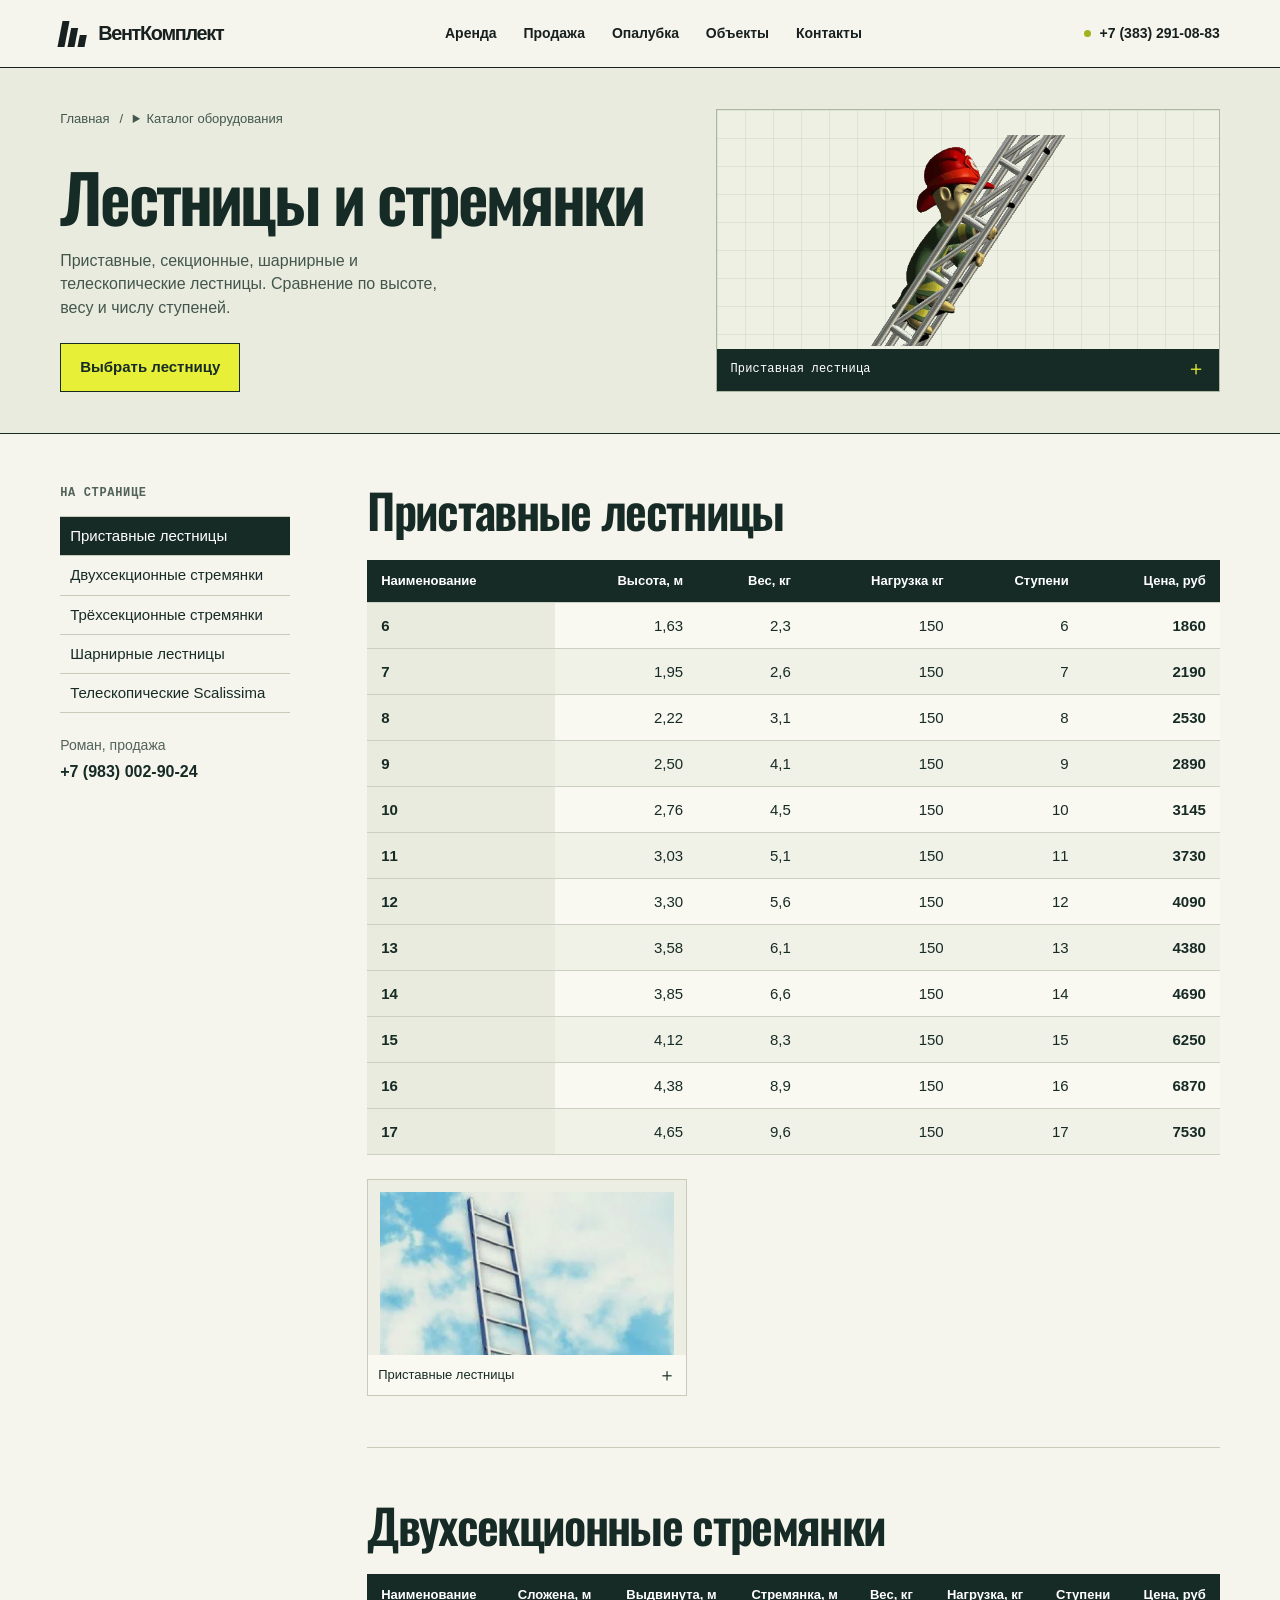
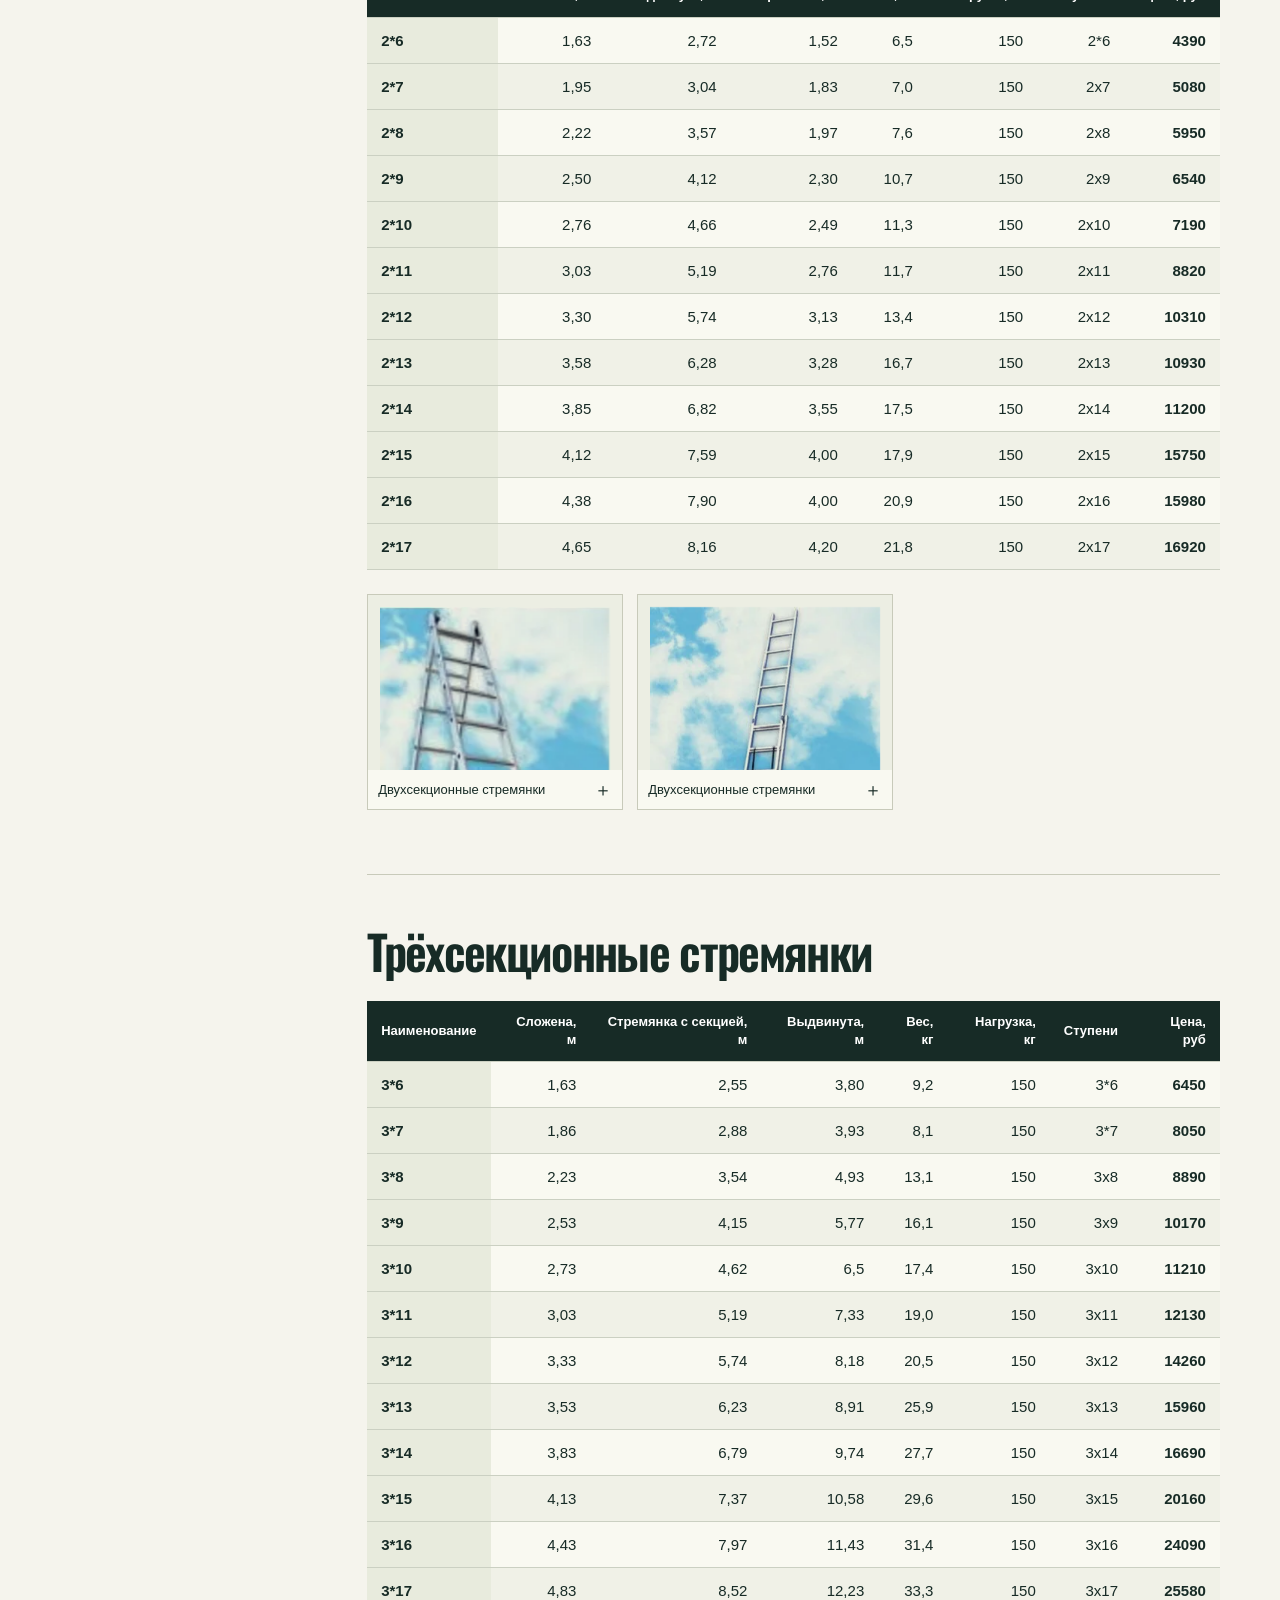
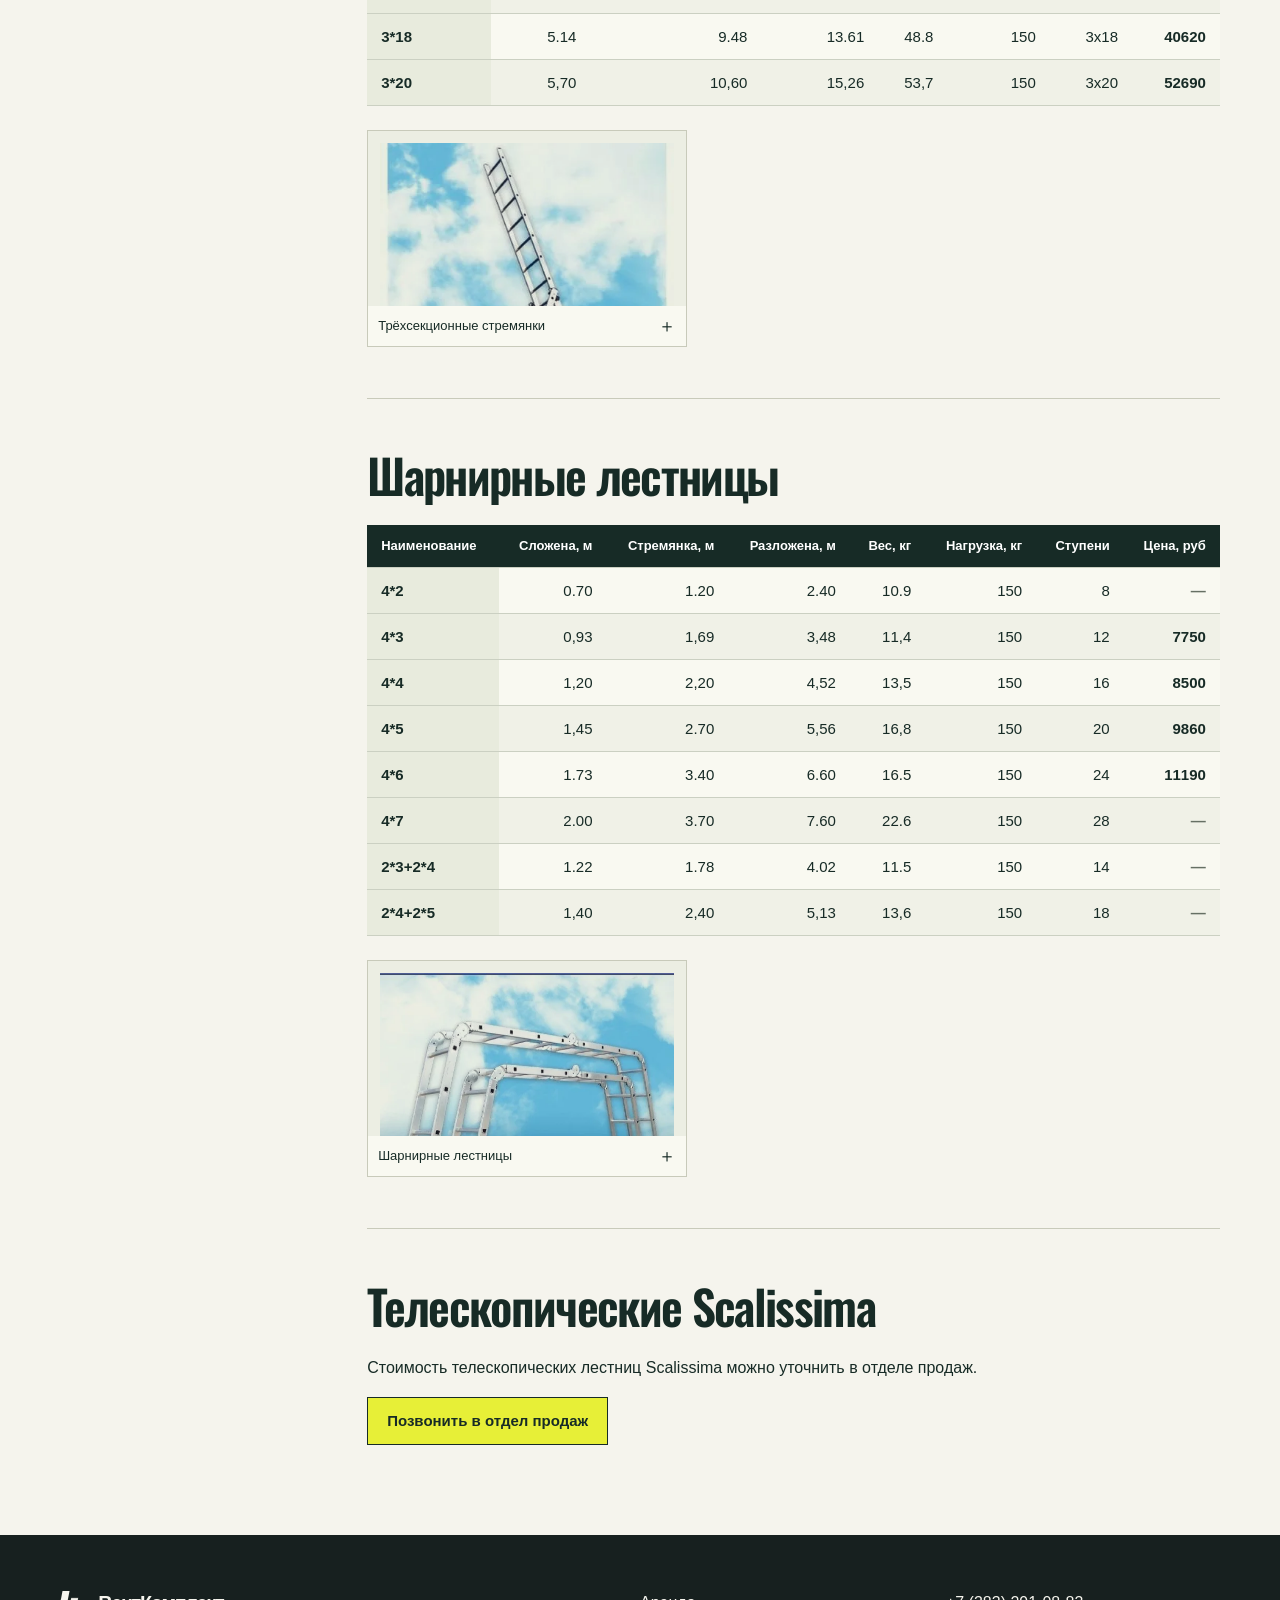
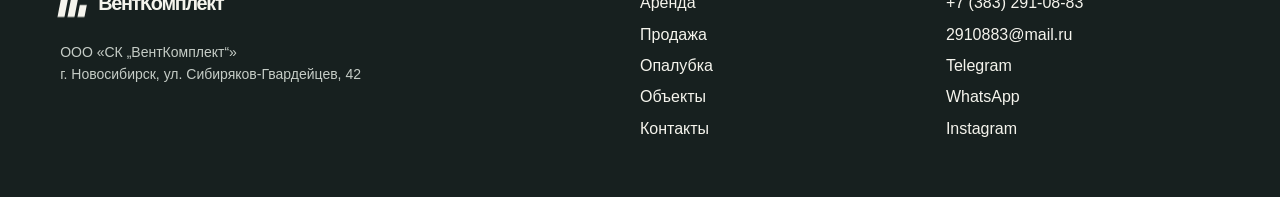
<file: lestnicy-stremyanki-transformery.html>
<!DOCTYPE html>
<html lang="ru">
<head>
<meta charset="utf-8"/>
<meta content="width=device-width, initial-scale=1" name="viewport"/>
<meta content="noindex,nofollow" name="robots"/>
<meta content="#e9ee35" name="theme-color"/>
<title>Лестницы, стремянки, трансформеры | СК ВентКомплект</title>
<link href="data:," rel="icon"/>
<link href="site.css" rel="stylesheet"/>
<script defer="" src="site.js"></script>
<link href="catalog-detail.css" rel="stylesheet"/>
<script defer="" src="catalog-detail.js"></script>
</head>
<body><a class="skip" href="#main">К содержанию</a>
<header>
<div class="topbar wrap"><a aria-label="СК ВентКомплект, главная" class="brand" href="index.html"><i aria-hidden="true" class="brandmark"><b></b><b></b><b></b></i><span>ВентКомплект</span></a><button aria-controls="nav" aria-expanded="false" class="menu">Меню</button>
<nav aria-label="Главное меню" id="nav"><a href="arenda-stroitelnyh-lesov.html">Аренда</a><a href="prodazha-stroitelnyh-lesov.html">Продажа</a><a href="opalubka-perekriti.html">Опалубка</a><a href="objects.html">Объекты</a><a href="contacts.html">Контакты</a>
</nav><a class="header-phone" href="tel:+73832910883"><i></i>+7 (383) 291-08-83</a>
</div>
</header>
<main class="cd-main" id="main">
<div class="cd-heading">
<div class="wrap cd-split">
<div class="cd-title">
<div class="cd-bread"><a href="index.html">Главная</a><span>/</span>
<details class="cd-picker">
<summary>Каталог оборудования</summary>
<div><a href="arenda-stroitelnyh-lesov.html">Аренда лесов</a><a href="prodazha-stroitelnyh-lesov.html">Продажа лесов</a><a href="opalubka-perekriti.html">Опалубка перекрытий</a><a href="ramnye-lesa.html">Рамные леса б/у</a><a href="vyshka-tura.html">Вышки-туры ПСРВ</a><a href="vyshka-tura-vsp.html">Вышки-туры ВСП</a><a href="fasadnaya-setka.html">Фасадная сетка</a><a href="pomost.html">Помосты</a><a aria-current="page" href="lestnicy-stremyanki-transformery.html">Лестницы и стремянки</a>
</div>
</details>
</div>
<h1>Лестницы и стремянки</h1>
<p>Приставные, секционные, шарнирные и телескопические лестницы. Сравнение по высоте, весу и числу ступеней.</p><a class="cd-action" href="#pristavnye">Выбрать лестницу</a>
</div><button aria-label="Увеличить фотографию: Приставная лестница" class="cd-heroimg" data-photo="assets/9896a7ed1b.webp" type="button"><img alt="Приставная лестница" fetchpriority="high" src="assets/9896a7ed1b.webp"/><span class="cd-figcap">Приставная лестница<span aria-hidden="true">＋</span></span></button>
</div>
</div>
<div class="wrap cd-body">
<aside class="cd-sidebar">
<details class="cd-jump">
<summary>На странице</summary>
<div><a href="#pristavnye">Приставные лестницы</a><a href="#lestnicy-1">Двухсекционные стремянки</a><a href="#lestnicy-2">Трёхсекционные стремянки</a><a href="#lestnicy-3">Шарнирные лестницы</a><a href="#lestnicy-4">Телескопические Scalissima</a>
</div>
</details>
<div aria-label="Разделы страницы" class="cd-sidemenu"><span class="cd-eyebrow">На странице</span><a href="#pristavnye">Приставные лестницы</a><a href="#lestnicy-1">Двухсекционные стремянки</a><a href="#lestnicy-2">Трёхсекционные стремянки</a><a href="#lestnicy-3">Шарнирные лестницы</a><a href="#lestnicy-4">Телескопические Scalissima</a>
</div>
<div class="cd-sales"><span>Роман, продажа</span><a href="tel:+79830029024">+7 (983) 002-90-24</a>
</div>
</aside>
<article class="cd-content">
<section class="cd-section" id="pristavnye">
<h2>Приставные лестницы</h2>
<div aria-label="Приставные лестницы" class="table-scroll cd-table" role="region" tabindex="0">
<table aria-label="Приставные лестницы">
<thead>
<tr>
<th scope="col">Наименование</th>
<th scope="col">Высота, м</th>
<th scope="col">Вес, кг</th>
<th scope="col">Нагрузка кг</th>
<th scope="col">Ступени</th>
<th scope="col">Цена, руб</th>
</tr>
</thead>
<tbody>
<tr>
<th scope="row">6</th>
<td>1,63</td>
<td>2,3</td>
<td>150</td>
<td>6</td>
<td>1860</td>
</tr>
<tr>
<th scope="row">7</th>
<td>1,95</td>
<td>2,6</td>
<td>150</td>
<td>7</td>
<td>2190</td>
</tr>
<tr>
<th scope="row">8</th>
<td>2,22</td>
<td>3,1</td>
<td>150</td>
<td>8</td>
<td>2530</td>
</tr>
<tr>
<th scope="row">9</th>
<td>2,50</td>
<td>4,1</td>
<td>150</td>
<td>9</td>
<td>2890</td>
</tr>
<tr>
<th scope="row">10</th>
<td>2,76</td>
<td>4,5</td>
<td>150</td>
<td>10</td>
<td>3145</td>
</tr>
<tr>
<th scope="row">11</th>
<td>3,03</td>
<td>5,1</td>
<td>150</td>
<td>11</td>
<td>3730</td>
</tr>
<tr>
<th scope="row">12</th>
<td>3,30</td>
<td>5,6</td>
<td>150</td>
<td>12</td>
<td>4090</td>
</tr>
<tr>
<th scope="row">13</th>
<td>3,58</td>
<td>6,1</td>
<td>150</td>
<td>13</td>
<td>4380</td>
</tr>
<tr>
<th scope="row">14</th>
<td>3,85</td>
<td>6,6</td>
<td>150</td>
<td>14</td>
<td>4690</td>
</tr>
<tr>
<th scope="row">15</th>
<td>4,12</td>
<td>8,3</td>
<td>150</td>
<td>15</td>
<td>6250</td>
</tr>
<tr>
<th scope="row">16</th>
<td>4,38</td>
<td>8,9</td>
<td>150</td>
<td>16</td>
<td>6870</td>
</tr>
<tr>
<th scope="row">17</th>
<td>4,65</td>
<td>9,6</td>
<td>150</td>
<td>17</td>
<td>7530</td>
</tr>
</tbody>
</table>
</div>
<div aria-label="Фотографии и чертежи оборудования" class="cd-gallery" role="region" tabindex="0"><button aria-label="Увеличить: Приставные лестницы" class="cd-item" data-photo="assets/af915f915a.webp" type="button"><span class="cd-mat"><img alt="Приставные лестницы" loading="lazy" src="assets/af915f915a.webp"/></span><span class="cd-imagecap">Приставные лестницы<span aria-hidden="true">＋</span></span></button>
</div>
</section>
<section class="cd-section" id="lestnicy-1">
<h2>Двухсекционные стремянки</h2>
<div aria-label="Двухсекционные стремянки" class="table-scroll cd-table" role="region" tabindex="0">
<table aria-label="Двухсекционные стремянки">
<thead>
<tr>
<th scope="col">Наименование</th>
<th scope="col">Сложена, м</th>
<th scope="col">Выдвинута, м</th>
<th scope="col">Стремянка, м</th>
<th scope="col">Вес, кг</th>
<th scope="col">Нагрузка, кг</th>
<th scope="col">Ступени</th>
<th scope="col">Цена, руб</th>
</tr>
</thead>
<tbody>
<tr>
<th scope="row">2*6</th>
<td>1,63</td>
<td>2,72</td>
<td>1,52</td>
<td>6,5</td>
<td>150</td>
<td>2*6</td>
<td>4390</td>
</tr>
<tr>
<th scope="row">2*7</th>
<td>1,95</td>
<td>3,04</td>
<td>1,83</td>
<td>7,0</td>
<td>150</td>
<td>2х7</td>
<td>5080</td>
</tr>
<tr>
<th scope="row">2*8</th>
<td>2,22</td>
<td>3,57</td>
<td>1,97</td>
<td>7,6</td>
<td>150</td>
<td>2х8</td>
<td>5950</td>
</tr>
<tr>
<th scope="row">2*9</th>
<td>2,50</td>
<td>4,12</td>
<td>2,30</td>
<td>10,7</td>
<td>150</td>
<td>2х9</td>
<td>6540</td>
</tr>
<tr>
<th scope="row">2*10</th>
<td>2,76</td>
<td>4,66</td>
<td>2,49</td>
<td>11,3</td>
<td>150</td>
<td>2х10</td>
<td>7190</td>
</tr>
<tr>
<th scope="row">2*11</th>
<td>3,03</td>
<td>5,19</td>
<td>2,76</td>
<td>11,7</td>
<td>150</td>
<td>2х11</td>
<td>8820</td>
</tr>
<tr>
<th scope="row">2*12</th>
<td>3,30</td>
<td>5,74</td>
<td>3,13</td>
<td>13,4</td>
<td>150</td>
<td>2х12</td>
<td>10310</td>
</tr>
<tr>
<th scope="row">2*13</th>
<td>3,58</td>
<td>6,28</td>
<td>3,28</td>
<td>16,7</td>
<td>150</td>
<td>2х13</td>
<td>10930</td>
</tr>
<tr>
<th scope="row">2*14</th>
<td>3,85</td>
<td>6,82</td>
<td>3,55</td>
<td>17,5</td>
<td>150</td>
<td>2х14</td>
<td>11200</td>
</tr>
<tr>
<th scope="row">2*15</th>
<td>4,12</td>
<td>7,59</td>
<td>4,00</td>
<td>17,9</td>
<td>150</td>
<td>2х15</td>
<td>15750</td>
</tr>
<tr>
<th scope="row">2*16</th>
<td>4,38</td>
<td>7,90</td>
<td>4,00</td>
<td>20,9</td>
<td>150</td>
<td>2х16</td>
<td>15980</td>
</tr>
<tr>
<th scope="row">2*17</th>
<td>4,65</td>
<td>8,16</td>
<td>4,20</td>
<td>21,8</td>
<td>150</td>
<td>2х17</td>
<td>16920</td>
</tr>
</tbody>
</table>
</div>
<div aria-label="Фотографии и чертежи оборудования" class="cd-gallery rail" role="region" tabindex="0"><button aria-label="Увеличить: Двухсекционные стремянки" class="cd-item" data-photo="assets/c45212ddf0.webp" type="button"><span class="cd-mat"><img alt="Двухсекционные стремянки" loading="lazy" src="assets/c45212ddf0.webp"/></span><span class="cd-imagecap">Двухсекционные стремянки<span aria-hidden="true">＋</span></span></button><button aria-label="Увеличить: Двухсекционные стремянки" class="cd-item" data-photo="assets/875e6eb9bb.webp" type="button"><span class="cd-mat"><img alt="Двухсекционные стремянки" loading="lazy" src="assets/875e6eb9bb.webp"/></span><span class="cd-imagecap">Двухсекционные стремянки<span aria-hidden="true">＋</span></span></button>
</div>
</section>
<section class="cd-section" id="lestnicy-2">
<h2>Трёхсекционные стремянки</h2>
<div aria-label="Трёхсекционные стремянки" class="table-scroll cd-table" role="region" tabindex="0">
<table aria-label="Трёхсекционные стремянки">
<thead>
<tr>
<th scope="col">Наименование</th>
<th scope="col">Сложена, м</th>
<th scope="col">Стремянка с секцией, м</th>
<th scope="col">Выдвинута, м</th>
<th scope="col">Вес, кг</th>
<th scope="col">Нагрузка, кг</th>
<th scope="col">Ступени</th>
<th scope="col">Цена, руб</th>
</tr>
</thead>
<tbody>
<tr>
<th scope="row">3*6</th>
<td>1,63</td>
<td>2,55</td>
<td>3,80</td>
<td>9,2</td>
<td>150</td>
<td>3*6</td>
<td>6450</td>
</tr>
<tr>
<th scope="row">3*7</th>
<td>1,86</td>
<td>2,88</td>
<td>3,93</td>
<td>8,1</td>
<td>150</td>
<td>3*7</td>
<td>8050</td>
</tr>
<tr>
<th scope="row">3*8</th>
<td>2,23</td>
<td>3,54</td>
<td>4,93</td>
<td>13,1</td>
<td>150</td>
<td>3х8</td>
<td>8890</td>
</tr>
<tr>
<th scope="row">3*9</th>
<td>2,53</td>
<td>4,15</td>
<td>5,77</td>
<td>16,1</td>
<td>150</td>
<td>3х9</td>
<td>10170</td>
</tr>
<tr>
<th scope="row">3*10</th>
<td>2,73</td>
<td>4,62</td>
<td>6,5</td>
<td>17,4</td>
<td>150</td>
<td>3х10</td>
<td>11210</td>
</tr>
<tr>
<th scope="row">3*11</th>
<td>3,03</td>
<td>5,19</td>
<td>7,33</td>
<td>19,0</td>
<td>150</td>
<td>3х11</td>
<td>12130</td>
</tr>
<tr>
<th scope="row">3*12</th>
<td>3,33</td>
<td>5,74</td>
<td>8,18</td>
<td>20,5</td>
<td>150</td>
<td>3х12</td>
<td>14260</td>
</tr>
<tr>
<th scope="row">3*13</th>
<td>3,53</td>
<td>6,23</td>
<td>8,91</td>
<td>25,9</td>
<td>150</td>
<td>3х13</td>
<td>15960</td>
</tr>
<tr>
<th scope="row">3*14</th>
<td>3,83</td>
<td>6,79</td>
<td>9,74</td>
<td>27,7</td>
<td>150</td>
<td>3х14</td>
<td>16690</td>
</tr>
<tr>
<th scope="row">3*15</th>
<td>4,13</td>
<td>7,37</td>
<td>10,58</td>
<td>29,6</td>
<td>150</td>
<td>3х15</td>
<td>20160</td>
</tr>
<tr>
<th scope="row">3*16</th>
<td>4,43</td>
<td>7,97</td>
<td>11,43</td>
<td>31,4</td>
<td>150</td>
<td>3х16</td>
<td>24090</td>
</tr>
<tr>
<th scope="row">3*17</th>
<td>4,83</td>
<td>8,52</td>
<td>12,23</td>
<td>33,3</td>
<td>150</td>
<td>3х17</td>
<td>25580</td>
</tr>
<tr>
<th scope="row">3*18</th>
<td>5.14</td>
<td>9.48</td>
<td>13.61</td>
<td>48.8</td>
<td>150</td>
<td>3х18</td>
<td>40620</td>
</tr>
<tr>
<th scope="row">3*20</th>
<td>5,70</td>
<td>10,60</td>
<td>15,26</td>
<td>53,7</td>
<td>150</td>
<td>3х20</td>
<td>52690</td>
</tr>
</tbody>
</table>
</div>
<div aria-label="Фотографии и чертежи оборудования" class="cd-gallery" role="region" tabindex="0"><button aria-label="Увеличить: Трёхсекционные стремянки" class="cd-item" data-photo="assets/cf5543e782.webp" type="button"><span class="cd-mat"><img alt="Трёхсекционные стремянки" loading="lazy" src="assets/cf5543e782.webp"/></span><span class="cd-imagecap">Трёхсекционные стремянки<span aria-hidden="true">＋</span></span></button>
</div>
</section>
<section class="cd-section" id="lestnicy-3">
<h2>Шарнирные лестницы</h2>
<div aria-label="Шарнирные лестницы" class="table-scroll cd-table" role="region" tabindex="0">
<table aria-label="Шарнирные лестницы">
<thead>
<tr>
<th scope="col">Наименование</th>
<th scope="col">Сложена, м</th>
<th scope="col">Стремянка, м</th>
<th scope="col">Разложена, м</th>
<th scope="col">Вес, кг</th>
<th scope="col">Нагрузка, кг</th>
<th scope="col">Ступени</th>
<th scope="col">Цена, руб</th>
</tr>
</thead>
<tbody>
<tr>
<th scope="row">4*2</th>
<td>0.70</td>
<td>1.20</td>
<td>2.40</td>
<td>10.9</td>
<td>150</td>
<td>8</td>
<td><span aria-label="Не указано">—</span></td>
</tr>
<tr>
<th scope="row">4*3</th>
<td>0,93</td>
<td>1,69</td>
<td>3,48</td>
<td>11,4</td>
<td>150</td>
<td>12</td>
<td>7750</td>
</tr>
<tr>
<th scope="row">4*4</th>
<td>1,20</td>
<td>2,20</td>
<td>4,52</td>
<td>13,5</td>
<td>150</td>
<td>16</td>
<td>8500</td>
</tr>
<tr>
<th scope="row">4*5</th>
<td>1,45</td>
<td>2.70</td>
<td>5,56</td>
<td>16,8</td>
<td>150</td>
<td>20</td>
<td>9860</td>
</tr>
<tr>
<th scope="row">4*6</th>
<td>1.73</td>
<td>3.40</td>
<td>6.60</td>
<td>16.5</td>
<td>150</td>
<td>24</td>
<td>11190</td>
</tr>
<tr>
<th scope="row">4*7</th>
<td>2.00</td>
<td>3.70</td>
<td>7.60</td>
<td>22.6</td>
<td>150</td>
<td>28</td>
<td><span aria-label="Не указано">—</span></td>
</tr>
<tr>
<th scope="row">2*3+2*4</th>
<td>1.22</td>
<td>1.78</td>
<td>4.02</td>
<td>11.5</td>
<td>150</td>
<td>14</td>
<td><span aria-label="Не указано">—</span></td>
</tr>
<tr>
<th scope="row">2*4+2*5</th>
<td>1,40</td>
<td>2,40</td>
<td>5,13</td>
<td>13,6</td>
<td>150</td>
<td>18</td>
<td><span aria-label="Не указано">—</span></td>
</tr>
</tbody>
</table>
</div>
<div aria-label="Фотографии и чертежи оборудования" class="cd-gallery" role="region" tabindex="0"><button aria-label="Увеличить: Шарнирные лестницы" class="cd-item" data-photo="assets/e0a85d8a50.webp" type="button"><span class="cd-mat"><img alt="Шарнирные лестницы" loading="lazy" src="assets/e0a85d8a50.webp"/></span><span class="cd-imagecap">Шарнирные лестницы<span aria-hidden="true">＋</span></span></button>
</div>
</section>
<section class="cd-section" id="lestnicy-4">
<h2>Телескопические Scalissima</h2>
<p>Стоимость телескопических лестниц Scalissima можно уточнить в отделе продаж.</p><a class="cd-action" href="tel:+79830029024">Позвонить в отдел продаж</a>
</section>
</article>
</div>
</main>
<footer>
<div class="wrap footgrid">
<div><a aria-label="СК ВентКомплект, главная" class="brand" href="index.html"><i aria-hidden="true" class="brandmark"><b></b><b></b><b></b></i><span>ВентКомплект</span></a>
<p>ООО «СК „ВентКомплект“»<br/>г. Новосибирск, ул. Сибиряков-Гвардейцев, 42</p>
</div>
<div class="footlinks"><a href="arenda-stroitelnyh-lesov.html">Аренда</a><a href="prodazha-stroitelnyh-lesov.html">Продажа</a><a href="opalubka-perekriti.html">Опалубка</a><a href="objects.html">Объекты</a><a href="contacts.html">Контакты</a>
</div>
<div class="footlinks"><a href="tel:+73832910883">+7 (383) 291-08-83</a><a href="mailto:2910883@mail.ru">2910883@mail.ru</a><a href="https://t.me/KvitkinR">Telegram</a><a href="https://wa.me/79830029024">WhatsApp</a><a href="https://www.instagram.com/lesa_nsk_/">Instagram</a>
</div>
</div>
</footer>
<dialog aria-label="Увеличенная фотография"><button aria-label="Закрыть фотографию" class="close">×</button><img alt=""/>
</dialog>
</body>
</html>
</file>
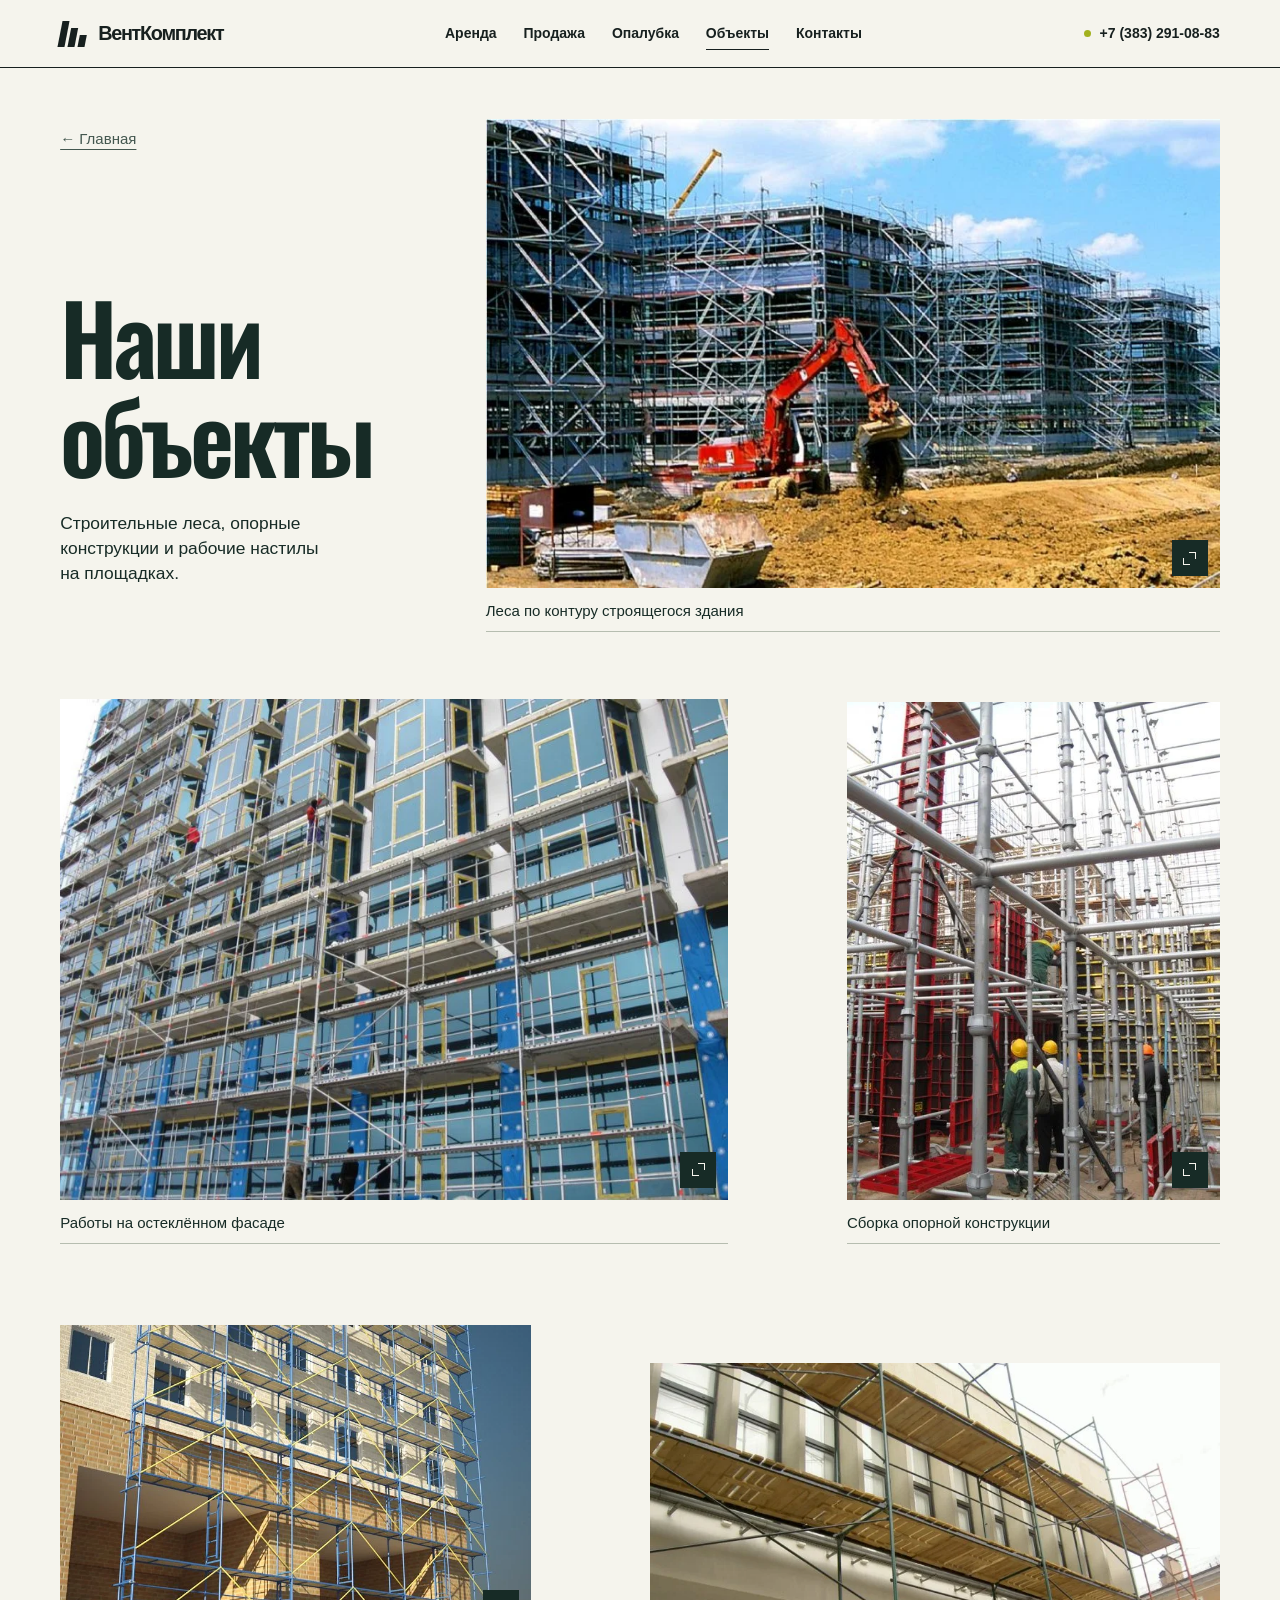
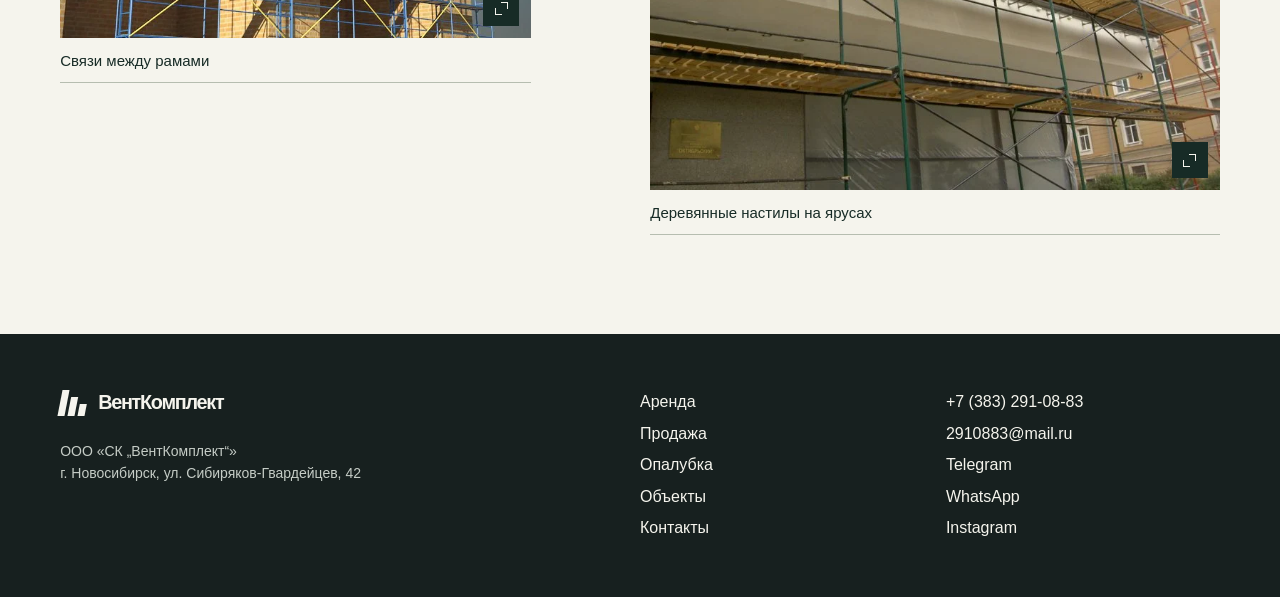
<file: objects.html>
<!DOCTYPE html>
<html lang="ru">
<head>
<meta charset="utf-8">
<meta name="viewport" content="width=device-width, initial-scale=1">
<meta name="robots" content="noindex,nofollow">
<meta name="theme-color" content="#e9ee35">
<meta name="description" content="Фотографии лесов и опорных конструкций СК «ВентКомплект» на строительных площадках.">
<title>Объекты | СК ВентКомплект</title>
<link rel="icon" href="data:,">
<link rel="stylesheet" href="site.css">
<link rel="stylesheet" href="field-pages.css">
<script defer src="site.js"></script>
</head>
<body><a class="skip" href="#main">К содержанию</a>
<header>
<div class="topbar wrap"><a class="brand" href="index.html" aria-label="СК ВентКомплект, главная"><i class="brandmark" aria-hidden="true"><b></b><b></b><b></b></i><span>ВентКомплект</span></a><button class="menu" aria-expanded="false" aria-controls="nav">Меню</button>
<nav id="nav" aria-label="Главное меню"><a href="arenda-stroitelnyh-lesov.html">Аренда</a><a href="prodazha-stroitelnyh-lesov.html">Продажа</a><a href="opalubka-perekriti.html">Опалубка</a><a href="objects.html" aria-current="page">Объекты</a><a href="contacts.html">Контакты</a>
</nav><a class="header-phone" href="tel:+73832910883"><i></i>+7 (383) 291-08-83</a>
</div>
</header>
<main id="main" class="field-page objects-page">
  <div class="wrap field-cover">
    <div class="field-cover-copy">
      <a class="field-back" href="index.html">← Главная</a>
      <h1>Наши объекты</h1>
      <p>Строительные леса, опорные конструкции и рабочие настилы на площадках.</p>
    </div>
    <figure class="field-shot">
      <button type="button" class="field-photo" data-photo="assets/6b8b4d39c6.webp" aria-label="Увеличить фотографию — Леса по контуру строящегося здания">
        <img fetchpriority="high" src="assets/6b8b4d39c6.webp" alt="Стальные леса на нескольких фасадах, перед зданием работает экскаватор" width="800" height="511">
        <span class="field-expand" aria-hidden="true"><i></i></span>
      </button>
      <figcaption>Леса по контуру строящегося здания</figcaption>
    </figure>
  </div>
  <div class="wrap field-gallery">
    <figure class="field-shot">
      <button type="button" class="field-photo" data-photo="assets/09977dde4a.webp" aria-label="Увеличить фотографию — Работы на остеклённом фасаде">
        <img loading="lazy" decoding="async" src="assets/09977dde4a.webp" alt="Ряды рабочих настилов вдоль стеклянных и синих панелей многоэтажного дома" width="800" height="600">
        <span class="field-expand" aria-hidden="true"><i></i></span>
      </button>
      <figcaption>Работы на остеклённом фасаде</figcaption>
    </figure>
<figure class="field-shot">
      <button type="button" class="field-photo" data-photo="assets/8e6330df37.webp" aria-label="Увеличить фотографию — Сборка опорной конструкции">
        <img loading="lazy" decoding="async" src="assets/8e6330df37.webp" alt="Монтажники устанавливают стойки и поперечины рядом с красными щитами опалубки" width="500" height="667">
        <span class="field-expand" aria-hidden="true"><i></i></span>
      </button>
      <figcaption>Сборка опорной конструкции</figcaption>
    </figure>
<figure class="field-shot">
      <button type="button" class="field-photo" data-photo="assets/cf71cf4b07.webp" aria-label="Увеличить фотографию — Связи между рамами">
        <img loading="lazy" decoding="async" src="assets/cf71cf4b07.webp" alt="Синие рамы с жёлтыми диагональными связями у кирпичного фасада" width="769" height="512">
        <span class="field-expand" aria-hidden="true"><i></i></span>
      </button>
      <figcaption>Связи между рамами</figcaption>
    </figure>
<figure class="field-shot">
      <button type="button" class="field-photo" data-photo="assets/30a6571224.webp" aria-label="Увеличить фотографию — Деревянные настилы на ярусах">
        <img loading="lazy" decoding="async" src="assets/30a6571224.webp" alt="Несколько рядов деревянных настилов вдоль фасада с окнами" width="800" height="600">
        <span class="field-expand" aria-hidden="true"><i></i></span>
      </button>
      <figcaption>Деревянные настилы на ярусах</figcaption>
    </figure>
  </div>
</main>
<footer>
<div class="wrap footgrid">
<div><a class="brand" href="index.html" aria-label="СК ВентКомплект, главная"><i class="brandmark" aria-hidden="true"><b></b><b></b><b></b></i><span>ВентКомплект</span></a>
<p>ООО «СК „ВентКомплект“»<br>г. Новосибирск, ул. Сибиряков-Гвардейцев, 42</p>
</div>
<div class="footlinks"><a href="arenda-stroitelnyh-lesov.html">Аренда</a><a href="prodazha-stroitelnyh-lesov.html">Продажа</a><a href="opalubka-perekriti.html">Опалубка</a><a href="objects.html">Объекты</a><a href="contacts.html">Контакты</a>
</div>
<div class="footlinks"><a href="tel:+73832910883">+7 (383) 291-08-83</a><a href="mailto:2910883@mail.ru">2910883@mail.ru</a><a href="https://t.me/KvitkinR">Telegram</a><a href="https://wa.me/79830029024">WhatsApp</a><a href="https://www.instagram.com/lesa_nsk_/">Instagram</a>
</div>
</div>
</footer>
<dialog aria-label="Увеличенная фотография"><button class="close" aria-label="Закрыть фотографию">×</button><img alt="">
</dialog>
</body>
</html>
</file>
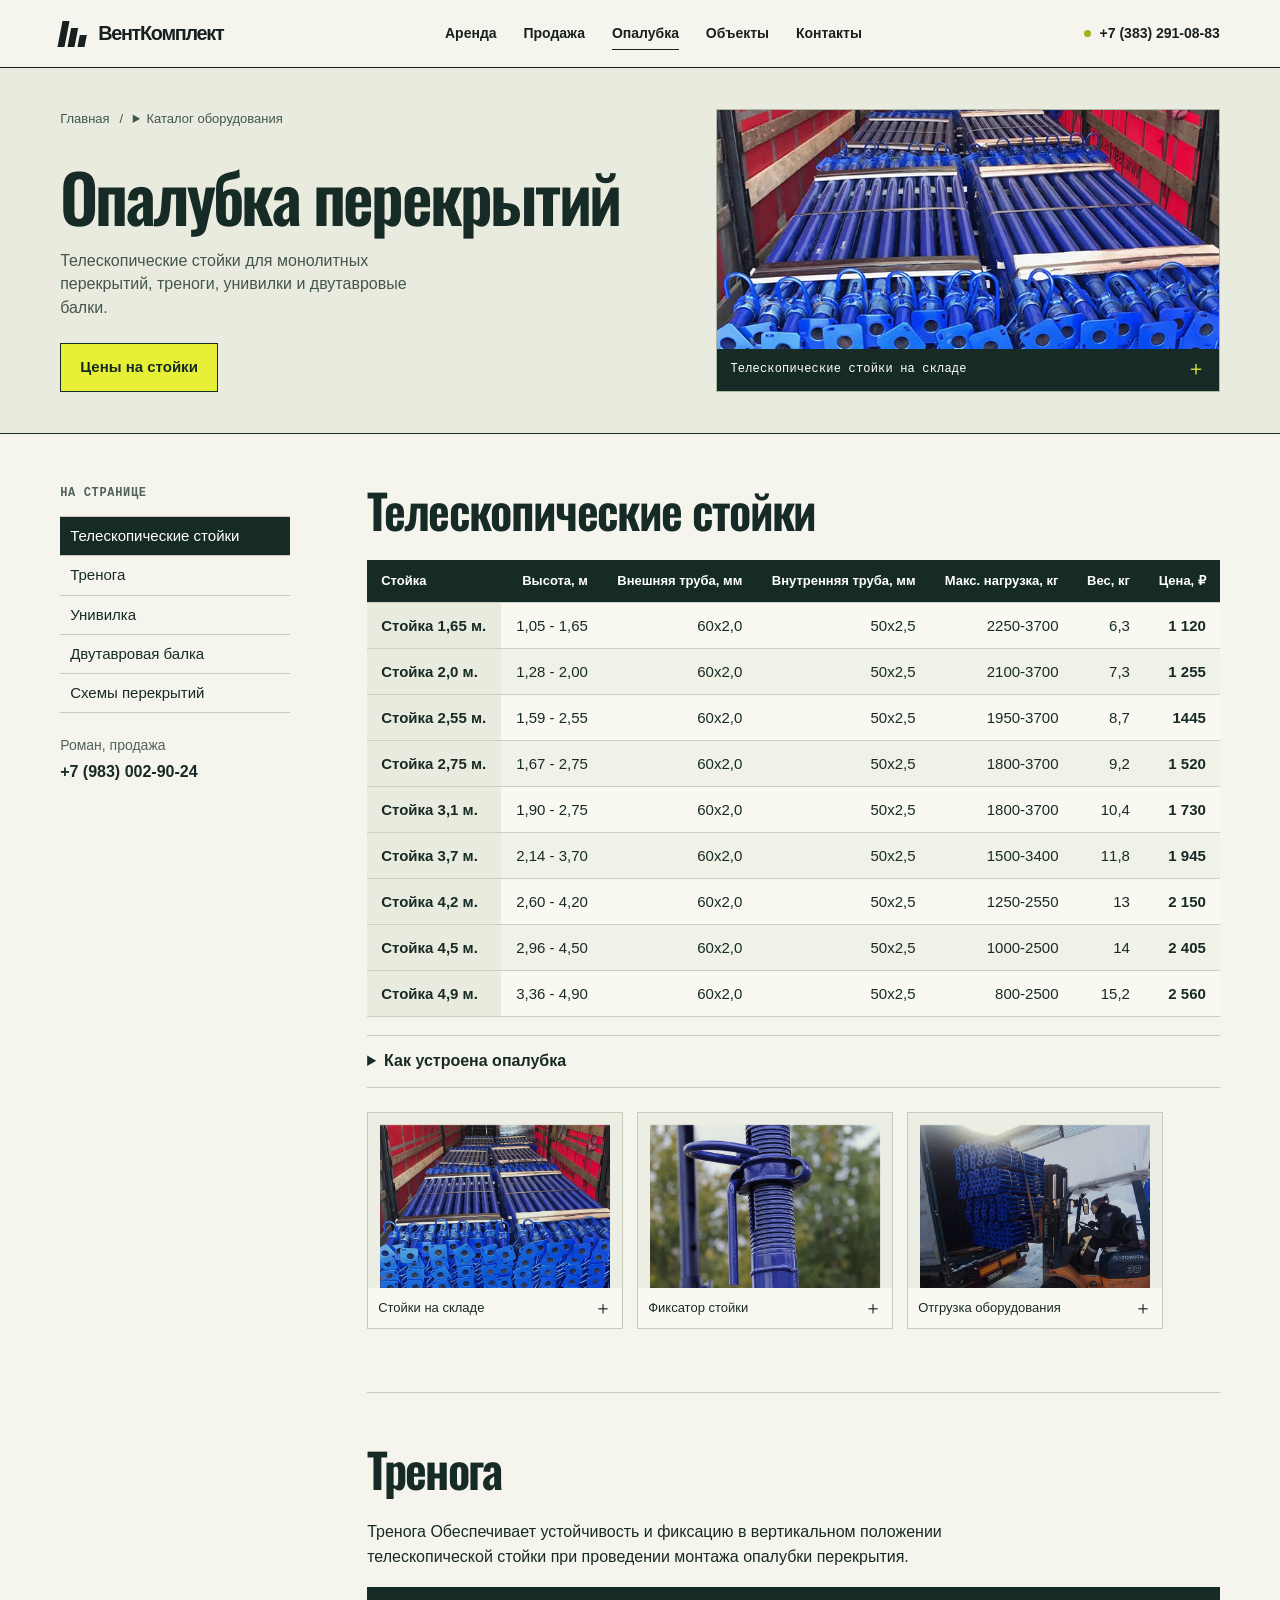
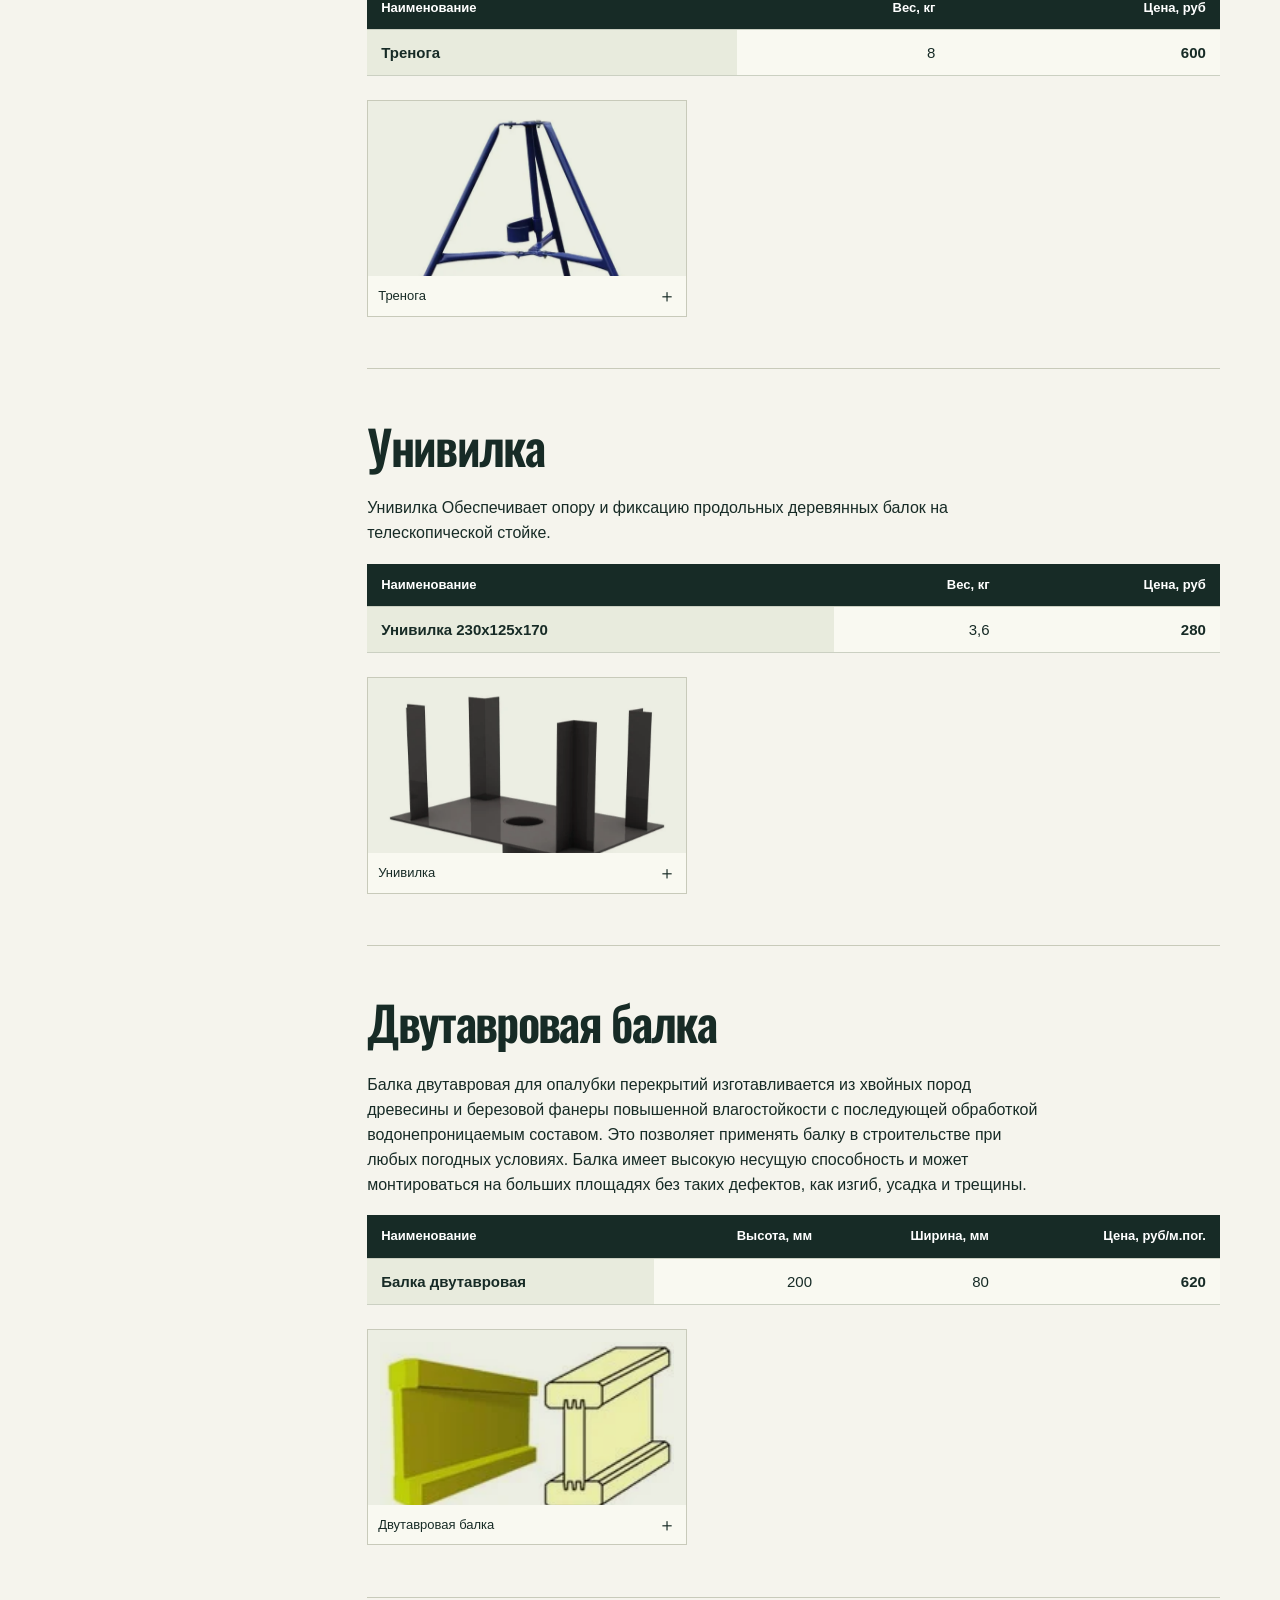
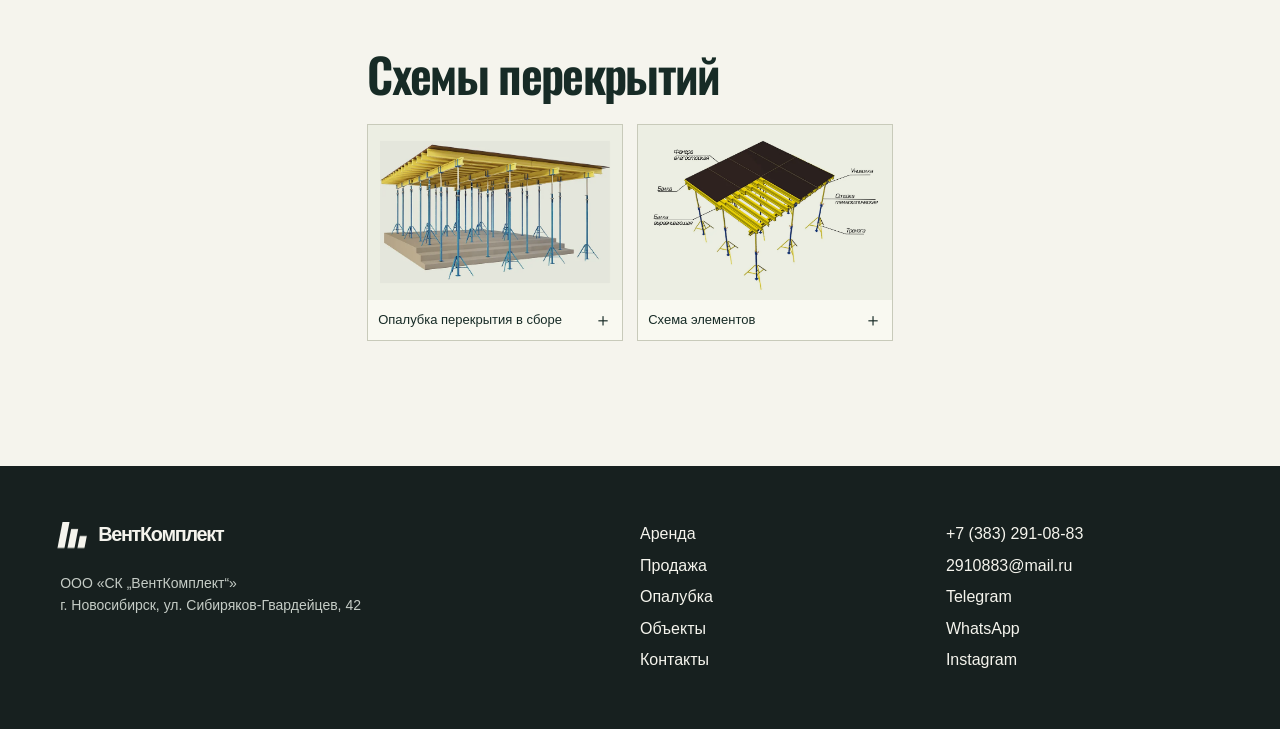
<file: opalubka-perekriti.html>
<!DOCTYPE html>
<html lang="ru">
<head>
<meta charset="utf-8"/>
<meta content="width=device-width, initial-scale=1" name="viewport"/>
<meta content="noindex,nofollow" name="robots"/>
<meta content="#e9ee35" name="theme-color"/>
<title>Опалубка перекрытий на телескопических стойках | СК ВентКомплект</title>
<link href="data:," rel="icon"/>
<link href="site.css" rel="stylesheet"/>
<script defer="" src="site.js"></script>
<link href="catalog-detail.css" rel="stylesheet"/>
<script defer="" src="catalog-detail.js"></script>
</head>
<body><a class="skip" href="#main">К содержанию</a>
<header>
<div class="topbar wrap"><a aria-label="СК ВентКомплект, главная" class="brand" href="index.html"><i aria-hidden="true" class="brandmark"><b></b><b></b><b></b></i><span>ВентКомплект</span></a><button aria-controls="nav" aria-expanded="false" class="menu">Меню</button>
<nav aria-label="Главное меню" id="nav"><a href="arenda-stroitelnyh-lesov.html">Аренда</a><a href="prodazha-stroitelnyh-lesov.html">Продажа</a><a aria-current="page" href="opalubka-perekriti.html">Опалубка</a><a href="objects.html">Объекты</a><a href="contacts.html">Контакты</a>
</nav><a class="header-phone" href="tel:+73832910883"><i></i>+7 (383) 291-08-83</a>
</div>
</header>
<main class="cd-main" id="main">
<div class="cd-heading">
<div class="wrap cd-split">
<div class="cd-title">
<div class="cd-bread"><a href="index.html">Главная</a><span>/</span>
<details class="cd-picker">
<summary>Каталог оборудования</summary>
<div><a href="arenda-stroitelnyh-lesov.html">Аренда лесов</a><a href="prodazha-stroitelnyh-lesov.html">Продажа лесов</a><a aria-current="page" href="opalubka-perekriti.html">Опалубка перекрытий</a><a href="ramnye-lesa.html">Рамные леса б/у</a><a href="vyshka-tura.html">Вышки-туры ПСРВ</a><a href="vyshka-tura-vsp.html">Вышки-туры ВСП</a><a href="fasadnaya-setka.html">Фасадная сетка</a><a href="pomost.html">Помосты</a><a href="lestnicy-stremyanki-transformery.html">Лестницы и стремянки</a>
</div>
</details>
</div>
<h1>Опалубка перекрытий</h1>
<p>Телескопические стойки для монолитных перекрытий, треноги, унивилки и двутавровые балки.</p><a class="cd-action" href="#stoyki">Цены на стойки</a>
</div><button aria-label="Увеличить фотографию: Телескопические стойки на складе" class="cd-heroimg documentary" data-photo="assets/0240e35349.webp" type="button"><img alt="Телескопические стойки на складе" fetchpriority="high" src="assets/0240e35349.webp"/><span class="cd-figcap">Телескопические стойки на складе<span aria-hidden="true">＋</span></span></button>
</div>
</div>
<div class="wrap cd-body">
<aside class="cd-sidebar">
<details class="cd-jump">
<summary>На странице</summary>
<div><a href="#stoyki">Телескопические стойки</a><a href="#opora-1">Тренога</a><a href="#opora-2">Унивилка</a><a href="#opora-4">Двутавровая балка</a><a href="#shemy">Схемы перекрытий</a>
</div>
</details>
<div aria-label="Разделы страницы" class="cd-sidemenu"><span class="cd-eyebrow">На странице</span><a href="#stoyki">Телескопические стойки</a><a href="#opora-1">Тренога</a><a href="#opora-2">Унивилка</a><a href="#opora-4">Двутавровая балка</a><a href="#shemy">Схемы перекрытий</a>
</div>
<div class="cd-sales"><span>Роман, продажа</span><a href="tel:+79830029024">+7 (983) 002-90-24</a>
</div>
</aside>
<article class="cd-content">
<section class="cd-section" id="stoyki">
<h2>Телескопические стойки</h2>
<div aria-label="Типоразмеры телескопических стоек" class="table-scroll cd-table" role="region" tabindex="0">
<table aria-label="Типоразмеры телескопических стоек">
<thead>
<tr>
<th scope="col">Стойка</th>
<th scope="col">Высота, м</th>
<th scope="col">Внешняя труба, мм</th>
<th scope="col">Внутренняя труба, мм</th>
<th scope="col">Макс. нагрузка, кг</th>
<th scope="col">Вес, кг</th>
<th scope="col">Цена, ₽</th>
</tr>
</thead>
<tbody>
<tr>
<th scope="row">Стойка 1,65 м.</th>
<td>1,05 - 1,65</td>
<td>60х2,0</td>
<td>50х2,5</td>
<td>2250-3700</td>
<td>6,3</td>
<td>1 120</td>
</tr>
<tr>
<th scope="row">Стойка 2,0 м.</th>
<td>1,28 - 2,00</td>
<td>60х2,0</td>
<td>50х2,5</td>
<td>2100-3700</td>
<td>7,3</td>
<td>1 255</td>
</tr>
<tr>
<th scope="row">Стойка 2,55 м.</th>
<td>1,59 - 2,55</td>
<td>60х2,0</td>
<td>50х2,5</td>
<td>1950-3700</td>
<td>8,7</td>
<td>1445</td>
</tr>
<tr>
<th scope="row">Стойка 2,75 м.</th>
<td>1,67 - 2,75</td>
<td>60х2,0</td>
<td>50х2,5</td>
<td>1800-3700</td>
<td>9,2</td>
<td>1 520</td>
</tr>
<tr>
<th scope="row">Стойка 3,1 м.</th>
<td>1,90 - 2,75</td>
<td>60х2,0</td>
<td>50х2,5</td>
<td>1800-3700</td>
<td>10,4</td>
<td>1 730</td>
</tr>
<tr>
<th scope="row">Стойка 3,7 м.</th>
<td>2,14 - 3,70</td>
<td>60х2,0</td>
<td>50х2,5</td>
<td>1500-3400</td>
<td>11,8</td>
<td>1 945</td>
</tr>
<tr>
<th scope="row">Стойка 4,2 м.</th>
<td>2,60 - 4,20</td>
<td>60х2,0</td>
<td>50х2,5</td>
<td>1250-2550</td>
<td>13</td>
<td>2 150</td>
</tr>
<tr>
<th scope="row">Стойка 4,5 м.</th>
<td>2,96 - 4,50</td>
<td>60х2,0</td>
<td>50х2,5</td>
<td>1000-2500</td>
<td>14</td>
<td>2 405</td>
</tr>
<tr>
<th scope="row">Стойка 4,9 м.</th>
<td>3,36 - 4,90</td>
<td>60х2,0</td>
<td>50х2,5</td>
<td>800-2500</td>
<td>15,2</td>
<td>2 560</td>
</tr>
</tbody>
</table>
</div>
<details class="cd-expand">
<summary>Как устроена опалубка</summary>
<div>
<p>В опалубке монолитных перекрытий телескопические стойки применяются как опорные элементы с диапазоном максимальных высот от 2,5 до 4,9 м.</p>
<p>Несущая способность стоек напрямую зависит от их высоты и способа закрепления. Изменение высоты стойки достигается выдвижением внутренней трубы с отверстиями, которая фиксируется замком.</p>
<p>Перемещением наружной резьбовой муфты достигается проектная высота. В вертикальном положении стойка удерживается треногой. Для фиксации продольных балок применяется унивилка.</p>
<p>В опалубке перекрытий, с применением телескопических стоек, могут быть использованы балки как алюминиевые, так и деревянные.</p>
<p>Набор дополнительных комплектующих для опалубки перекрытия обеспечит удобство и безопасность строительных работ.</p>
</div>
</details>
<div aria-label="Фотографии и чертежи оборудования" class="cd-gallery rail" role="region" tabindex="0"><button aria-label="Увеличить: Стойки на складе" class="cd-item" data-photo="assets/0240e35349.webp" type="button"><span class="cd-mat"><img alt="Стойки на складе" loading="lazy" src="assets/0240e35349.webp"/></span><span class="cd-imagecap">Стойки на складе<span aria-hidden="true">＋</span></span></button><button aria-label="Увеличить: Фиксатор стойки" class="cd-item" data-photo="assets/147d48daaa.webp" type="button"><span class="cd-mat"><img alt="Фиксатор стойки" loading="lazy" src="assets/147d48daaa.webp"/></span><span class="cd-imagecap">Фиксатор стойки<span aria-hidden="true">＋</span></span></button><button aria-label="Увеличить: Отгрузка оборудования" class="cd-item" data-photo="assets/fa00c7c657.webp" type="button"><span class="cd-mat"><img alt="Отгрузка оборудования" loading="lazy" src="assets/fa00c7c657.webp"/></span><span class="cd-imagecap">Отгрузка оборудования<span aria-hidden="true">＋</span></span></button>
</div>
</section>
<section class="cd-section" id="opora-1">
<h2>Тренога</h2>
<p>Тренога Обеспечивает устойчивость и фиксацию в вертикальном положении телескопической стойки при проведении монтажа опалубки перекрытия. </p>
<div aria-label="Характеристики: Тренога" class="table-scroll cd-table" role="region" tabindex="0">
<table aria-label="Характеристики: Тренога">
<thead>
<tr>
<th scope="col">Наименование</th>
<th scope="col">Вес, кг</th>
<th scope="col">Цена, руб</th>
</tr>
</thead>
<tbody>
<tr>
<th scope="row">Тренога</th>
<td>8</td>
<td>600</td>
</tr>
</tbody>
</table>
</div>
<div aria-label="Фотографии и чертежи оборудования" class="cd-gallery" role="region" tabindex="0"><button aria-label="Увеличить: Тренога" class="cd-item" data-photo="assets/a138d2b59a.webp" type="button"><span class="cd-mat"><img alt="Тренога" loading="lazy" src="assets/a138d2b59a.webp"/></span><span class="cd-imagecap">Тренога<span aria-hidden="true">＋</span></span></button>
</div>
</section>
<section class="cd-section" id="opora-2">
<h2>Унивилка</h2>
<p>Унивилка Обеспечивает опору и фиксацию продольных деревянных балок на телескопической стойке. </p>
<div aria-label="Характеристики: Унивилка" class="table-scroll cd-table" role="region" tabindex="0">
<table aria-label="Характеристики: Унивилка">
<thead>
<tr>
<th scope="col">Наименование</th>
<th scope="col">Вес, кг</th>
<th scope="col">Цена, руб</th>
</tr>
</thead>
<tbody>
<tr>
<th scope="row">Унивилка 230х125х170</th>
<td>3,6</td>
<td>280</td>
</tr>
</tbody>
</table>
</div>
<div aria-label="Фотографии и чертежи оборудования" class="cd-gallery" role="region" tabindex="0"><button aria-label="Увеличить: Унивилка" class="cd-item" data-photo="assets/4abd961b57.webp" type="button"><span class="cd-mat"><img alt="Унивилка" loading="lazy" src="assets/4abd961b57.webp"/></span><span class="cd-imagecap">Унивилка<span aria-hidden="true">＋</span></span></button>
</div>
</section>
<section class="cd-section" id="opora-4">
<h2>Двутавровая балка</h2>
<p>Балка двутавровая для опалубки перекрытий изготавливается из хвойных пород древесины и березовой фанеры повышенной влагостойкости с последующей обработкой водонепроницаемым составом. Это позволяет применять балку в строительстве при любых погодных условиях. Балка имеет высокую несущую способность и может монтироваться на больших площадях без таких дефектов, как изгиб, усадка и трещины. </p>
<div aria-label="Характеристики: Двутавровая балка" class="table-scroll cd-table" role="region" tabindex="0">
<table aria-label="Характеристики: Двутавровая балка">
<thead>
<tr>
<th scope="col">Наименование</th>
<th scope="col">Высота, мм</th>
<th scope="col">Ширина, мм</th>
<th scope="col">Цена, руб/м.пог.</th>
</tr>
</thead>
<tbody>
<tr>
<th scope="row">Балка двутавровая</th>
<td>200</td>
<td>80</td>
<td>620</td>
</tr>
</tbody>
</table>
</div>
<div aria-label="Фотографии и чертежи оборудования" class="cd-gallery" role="region" tabindex="0"><button aria-label="Увеличить: Двутавровая балка" class="cd-item" data-photo="assets/bbb03365f3.webp" type="button"><span class="cd-mat"><img alt="Двутавровая балка" loading="lazy" src="assets/bbb03365f3.webp"/></span><span class="cd-imagecap">Двутавровая балка<span aria-hidden="true">＋</span></span></button>
</div>
</section>
<section class="cd-section" id="shemy">
<h2>Схемы перекрытий</h2>
<div aria-label="Фотографии и чертежи оборудования" class="cd-gallery rail" role="region" tabindex="0"><button aria-label="Увеличить: Опалубка перекрытия в сборе" class="cd-item" data-photo="assets/8e2640694a.webp" type="button"><span class="cd-mat"><img alt="Опалубка перекрытия в сборе" loading="lazy" src="assets/8e2640694a.webp"/></span><span class="cd-imagecap">Опалубка перекрытия в сборе<span aria-hidden="true">＋</span></span></button><button aria-label="Увеличить: Схема элементов" class="cd-item" data-photo="assets/abf3cd9f43.webp" type="button"><span class="cd-mat"><img alt="Схема элементов" loading="lazy" src="assets/abf3cd9f43.webp"/></span><span class="cd-imagecap">Схема элементов<span aria-hidden="true">＋</span></span></button>
</div>
</section>
</article>
</div>
</main>
<footer>
<div class="wrap footgrid">
<div><a aria-label="СК ВентКомплект, главная" class="brand" href="index.html"><i aria-hidden="true" class="brandmark"><b></b><b></b><b></b></i><span>ВентКомплект</span></a>
<p>ООО «СК „ВентКомплект“»<br/>г. Новосибирск, ул. Сибиряков-Гвардейцев, 42</p>
</div>
<div class="footlinks"><a href="arenda-stroitelnyh-lesov.html">Аренда</a><a href="prodazha-stroitelnyh-lesov.html">Продажа</a><a href="opalubka-perekriti.html">Опалубка</a><a href="objects.html">Объекты</a><a href="contacts.html">Контакты</a>
</div>
<div class="footlinks"><a href="tel:+73832910883">+7 (383) 291-08-83</a><a href="mailto:2910883@mail.ru">2910883@mail.ru</a><a href="https://t.me/KvitkinR">Telegram</a><a href="https://wa.me/79830029024">WhatsApp</a><a href="https://www.instagram.com/lesa_nsk_/">Instagram</a>
</div>
</div>
</footer>
<dialog aria-label="Увеличенная фотография"><button aria-label="Закрыть фотографию" class="close">×</button><img alt=""/>
</dialog>
</body>
</html>
</file>
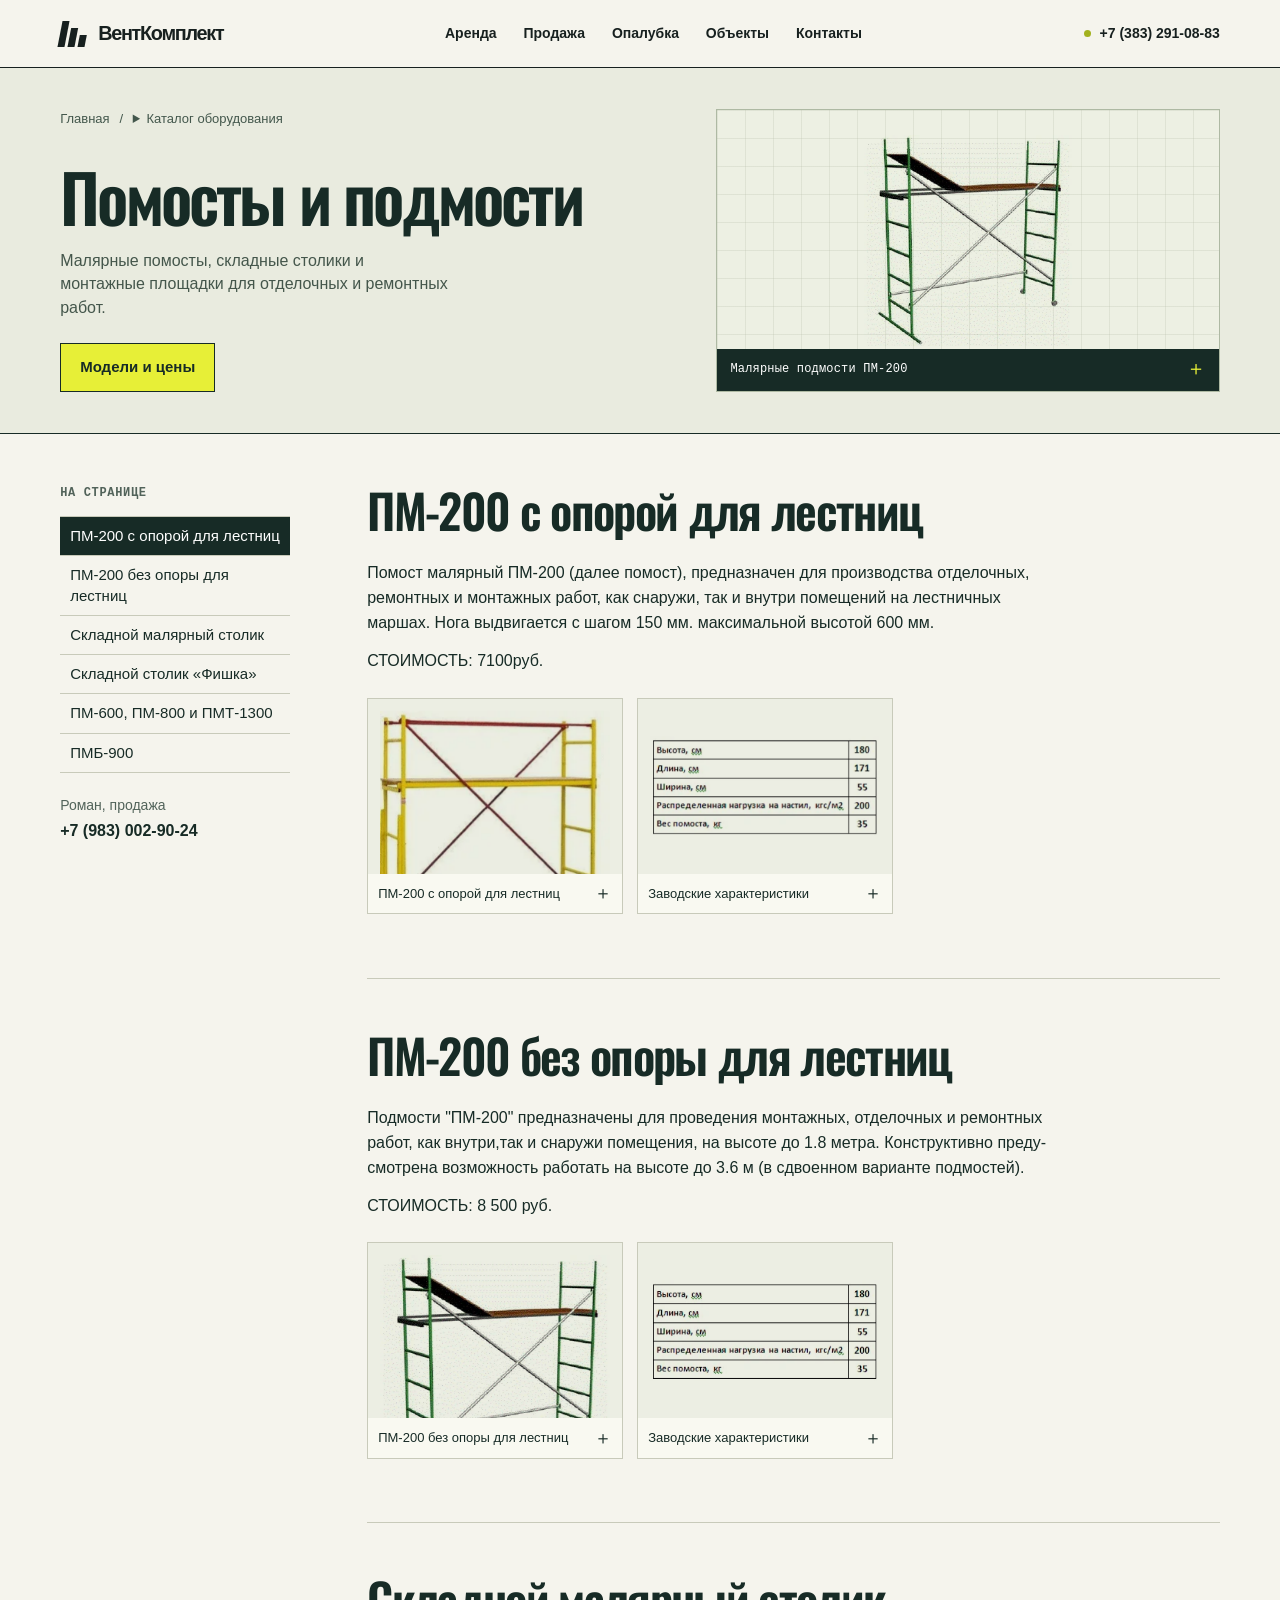
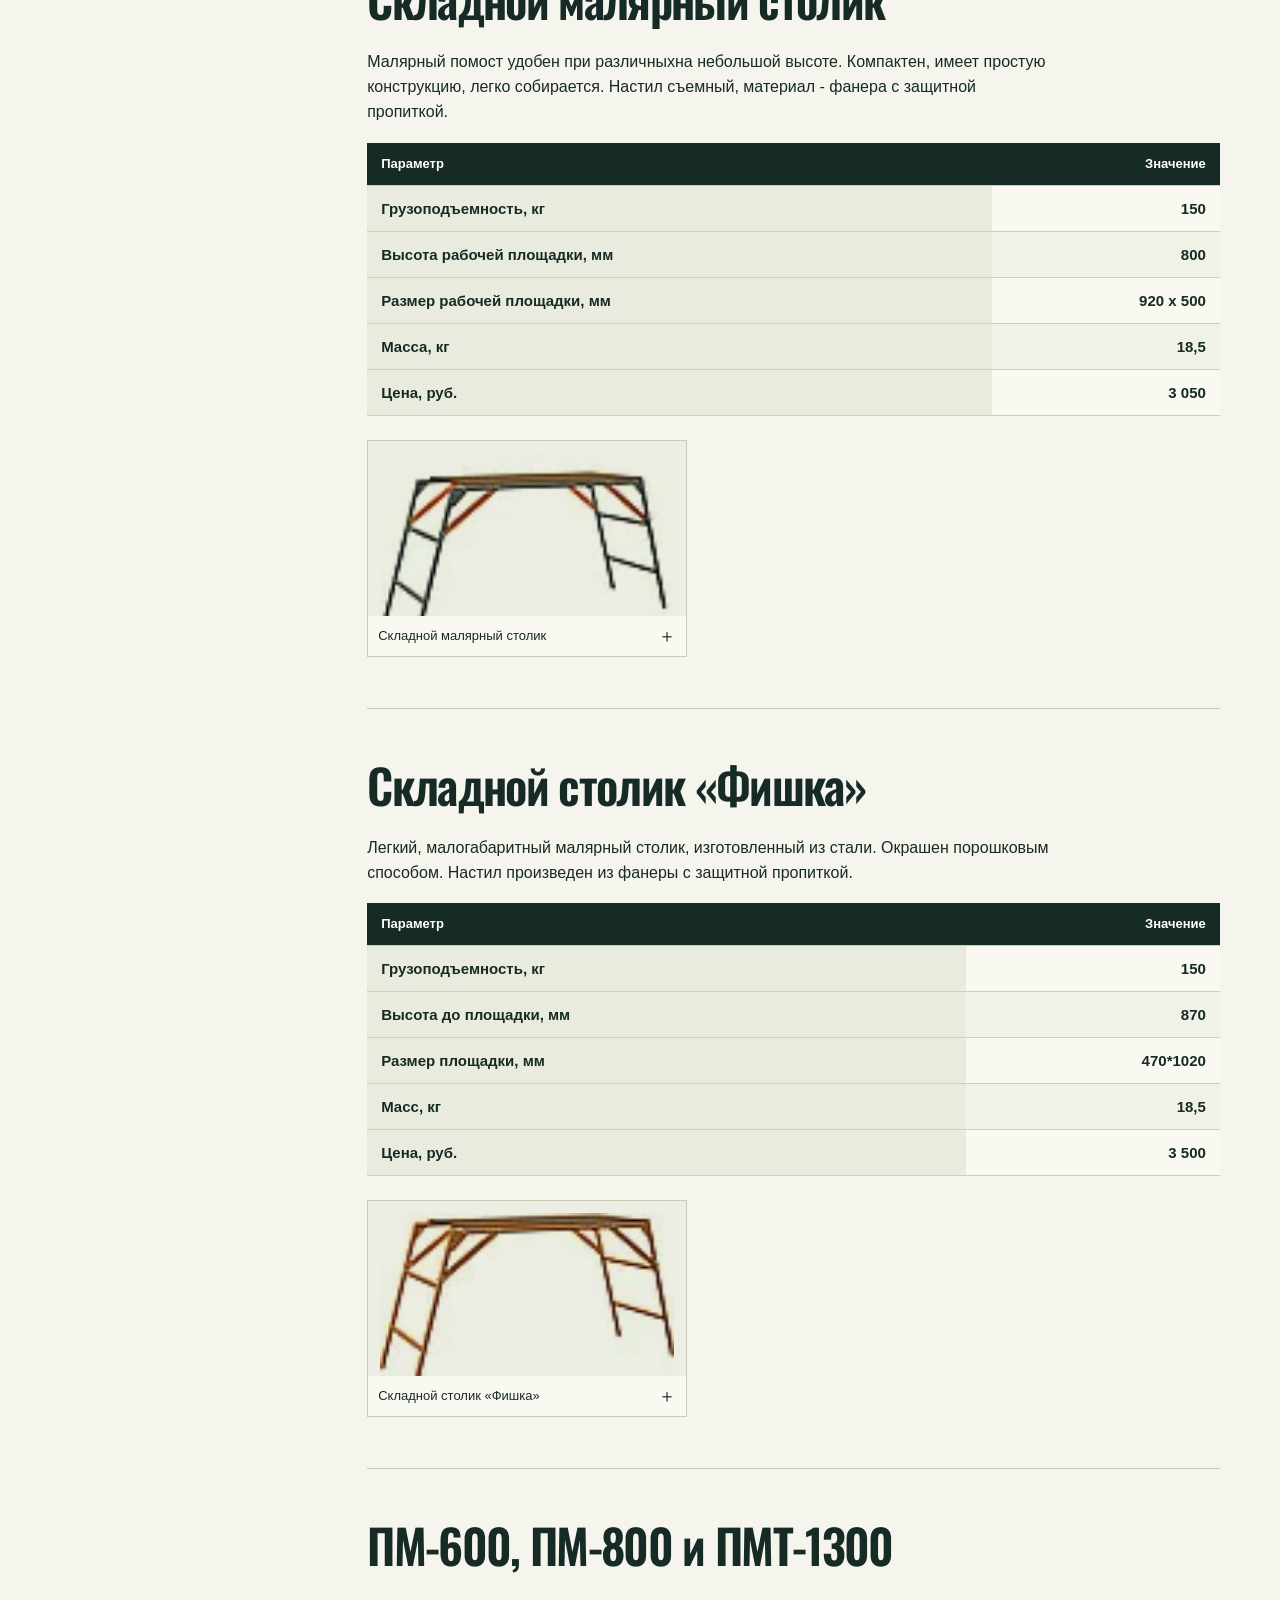
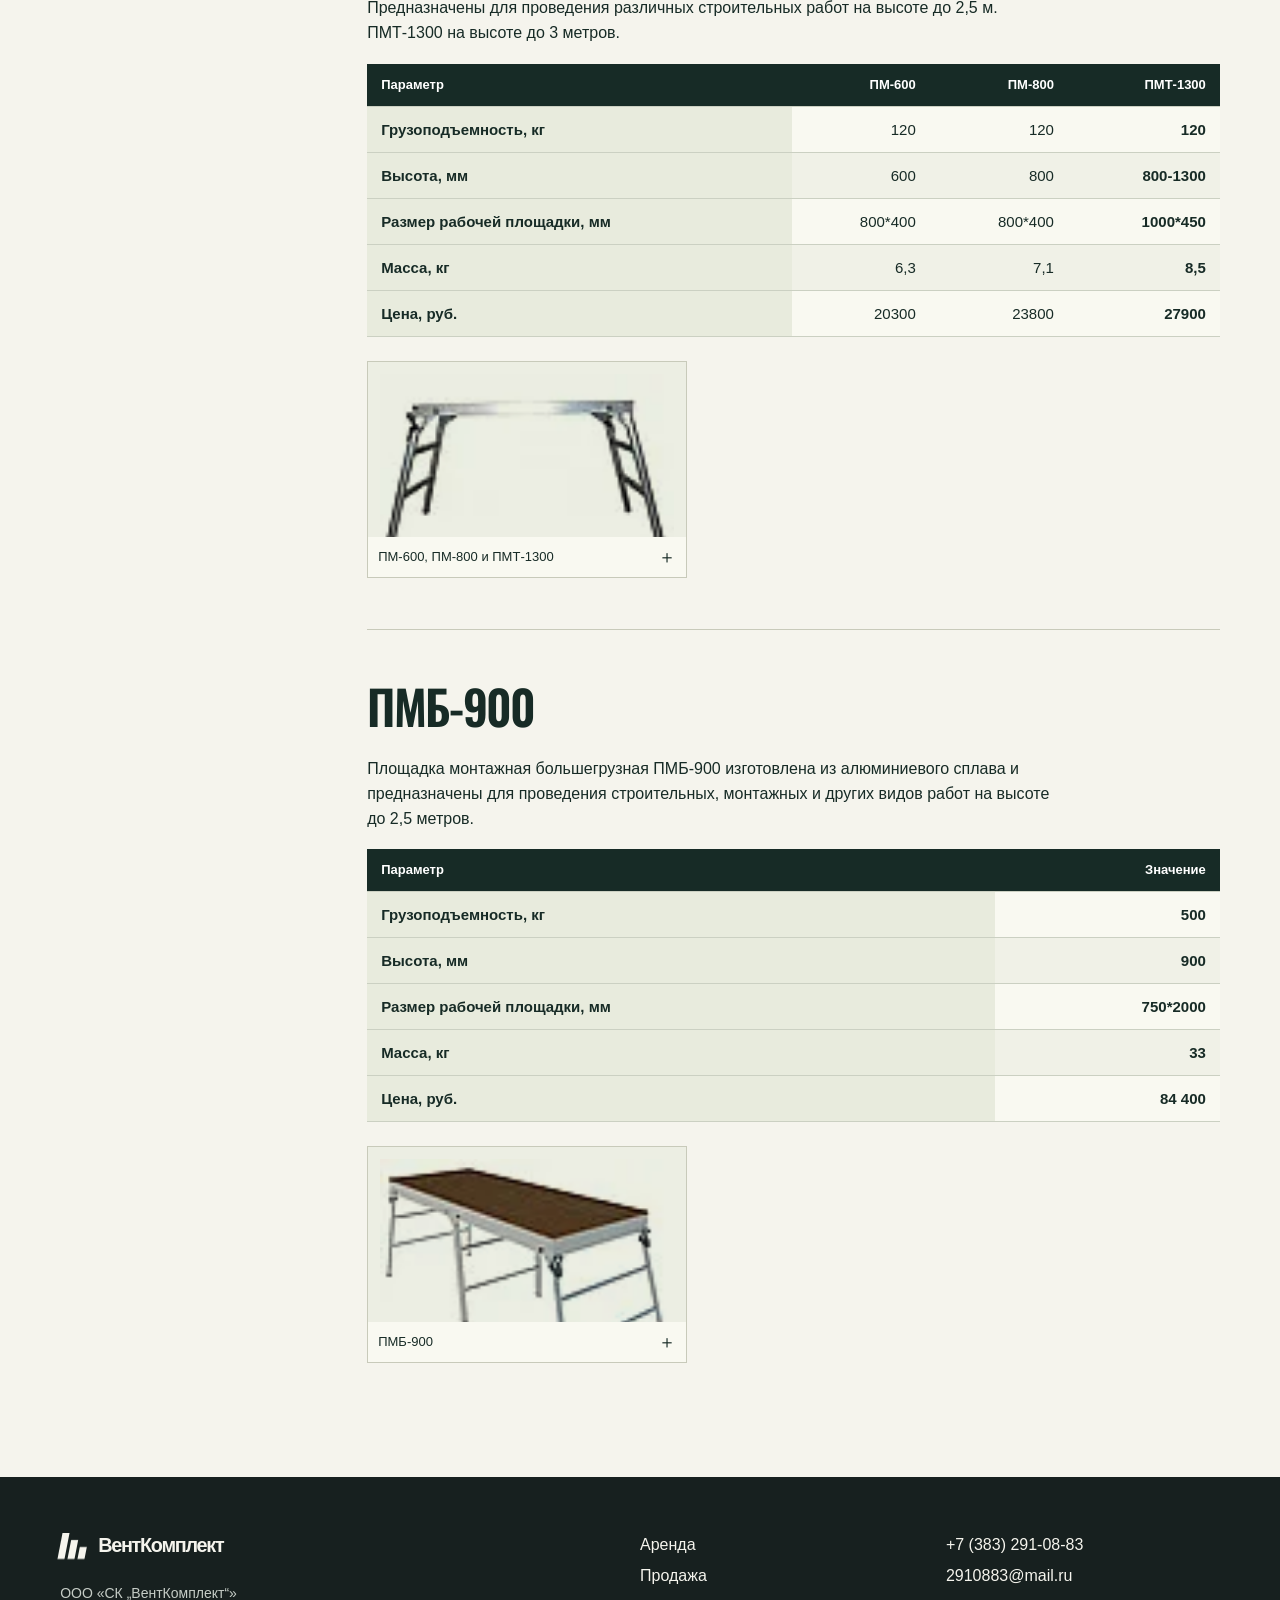
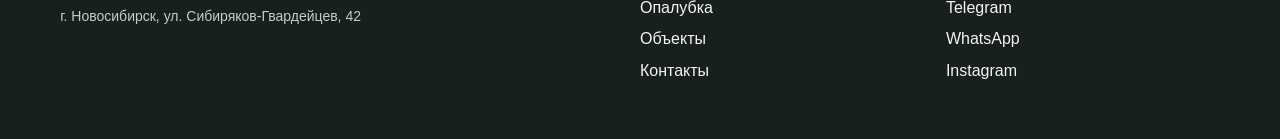
<file: pomost.html>
<!DOCTYPE html>
<html lang="ru">
<head>
<meta charset="utf-8"/>
<meta content="width=device-width, initial-scale=1" name="viewport"/>
<meta content="noindex,nofollow" name="robots"/>
<meta content="#e9ee35" name="theme-color"/>
<title>Помост | СК ВентКомплект</title>
<link href="data:," rel="icon"/>
<link href="site.css" rel="stylesheet"/>
<script defer="" src="site.js"></script>
<link href="catalog-detail.css" rel="stylesheet"/>
<script defer="" src="catalog-detail.js"></script>
</head>
<body><a class="skip" href="#main">К содержанию</a>
<header>
<div class="topbar wrap"><a aria-label="СК ВентКомплект, главная" class="brand" href="index.html"><i aria-hidden="true" class="brandmark"><b></b><b></b><b></b></i><span>ВентКомплект</span></a><button aria-controls="nav" aria-expanded="false" class="menu">Меню</button>
<nav aria-label="Главное меню" id="nav"><a href="arenda-stroitelnyh-lesov.html">Аренда</a><a href="prodazha-stroitelnyh-lesov.html">Продажа</a><a href="opalubka-perekriti.html">Опалубка</a><a href="objects.html">Объекты</a><a href="contacts.html">Контакты</a>
</nav><a class="header-phone" href="tel:+73832910883"><i></i>+7 (383) 291-08-83</a>
</div>
</header>
<main class="cd-main" id="main">
<div class="cd-heading">
<div class="wrap cd-split">
<div class="cd-title">
<div class="cd-bread"><a href="index.html">Главная</a><span>/</span>
<details class="cd-picker">
<summary>Каталог оборудования</summary>
<div><a href="arenda-stroitelnyh-lesov.html">Аренда лесов</a><a href="prodazha-stroitelnyh-lesov.html">Продажа лесов</a><a href="opalubka-perekriti.html">Опалубка перекрытий</a><a href="ramnye-lesa.html">Рамные леса б/у</a><a href="vyshka-tura.html">Вышки-туры ПСРВ</a><a href="vyshka-tura-vsp.html">Вышки-туры ВСП</a><a href="fasadnaya-setka.html">Фасадная сетка</a><a aria-current="page" href="pomost.html">Помосты</a><a href="lestnicy-stremyanki-transformery.html">Лестницы и стремянки</a>
</div>
</details>
</div>
<h1>Помосты и подмости</h1>
<p>Малярные помосты, складные столики и монтажные площадки для отделочных и ремонтных работ.</p><a class="cd-action" href="#pm200">Модели и цены</a>
</div><button aria-label="Увеличить фотографию: Малярные подмости ПМ-200" class="cd-heroimg" data-photo="assets/e58e5a2525.webp" type="button"><img alt="Малярные подмости ПМ-200" fetchpriority="high" src="assets/e58e5a2525.webp"/><span class="cd-figcap">Малярные подмости ПМ-200<span aria-hidden="true">＋</span></span></button>
</div>
</div>
<div class="wrap cd-body">
<aside class="cd-sidebar">
<details class="cd-jump">
<summary>На странице</summary>
<div><a href="#pm200">ПМ-200 с опорой для лестниц</a><a href="#pomost-1">ПМ-200 без опоры для лестниц</a><a href="#pomost-2">Складной малярный столик</a><a href="#pomost-3">Складной столик «Фишка»</a><a href="#pomost-4">ПМ-600, ПМ-800 и ПМТ-1300</a><a href="#pomost-5">ПМБ-900</a>
</div>
</details>
<div aria-label="Разделы страницы" class="cd-sidemenu"><span class="cd-eyebrow">На странице</span><a href="#pm200">ПМ-200 с опорой для лестниц</a><a href="#pomost-1">ПМ-200 без опоры для лестниц</a><a href="#pomost-2">Складной малярный столик</a><a href="#pomost-3">Складной столик «Фишка»</a><a href="#pomost-4">ПМ-600, ПМ-800 и ПМТ-1300</a><a href="#pomost-5">ПМБ-900</a>
</div>
<div class="cd-sales"><span>Роман, продажа</span><a href="tel:+79830029024">+7 (983) 002-90-24</a>
</div>
</aside>
<article class="cd-content">
<section class="cd-section" id="pm200">
<h2>ПМ-200 с опорой для лестниц</h2>
<p>Помост малярный ПМ-200 (далее помост), предназначен для производства отделочных, ремонтных и монтажных работ, как снаружи, так и внутри помещений на лестничных маршах. Нога выдвигается с шагом 150 мм. максимальной высотой 600 мм.</p>
<p>СТОИМОСТЬ: 7100руб.</p>
<div aria-label="Фотографии и чертежи оборудования" class="cd-gallery rail" role="region" tabindex="0"><button aria-label="Увеличить: ПМ-200 с опорой для лестниц" class="cd-item" data-photo="assets/2a50410898.webp" type="button"><span class="cd-mat"><img alt="ПМ-200 с опорой для лестниц" loading="lazy" src="assets/2a50410898.webp"/></span><span class="cd-imagecap">ПМ-200 с опорой для лестниц<span aria-hidden="true">＋</span></span></button><button aria-label="Увеличить: Заводские характеристики" class="cd-item" data-photo="assets/882be0e644.webp" type="button"><span class="cd-mat"><img alt="Заводские характеристики" loading="lazy" src="assets/882be0e644.webp"/></span><span class="cd-imagecap">Заводские характеристики<span aria-hidden="true">＋</span></span></button>
</div>
</section>
<section class="cd-section" id="pomost-1">
<h2>ПМ-200 без опоры для лестниц</h2>
<p>Подмости "ПМ-200" предназначены для проведения монтажных, отделочных и ремонтных работ, как внутри,так и снаружи помещения, на высоте до 1.8 метра. Конструктивно преду- смотрена возможность работать на высоте до 3.6 м (в сдвоенном варианте подмостей).</p>
<p>СТОИМОСТЬ: 8 500 руб.</p>
<div aria-label="Фотографии и чертежи оборудования" class="cd-gallery rail" role="region" tabindex="0"><button aria-label="Увеличить: ПМ-200 без опоры для лестниц" class="cd-item" data-photo="assets/e58e5a2525.webp" type="button"><span class="cd-mat"><img alt="ПМ-200 без опоры для лестниц" loading="lazy" src="assets/e58e5a2525.webp"/></span><span class="cd-imagecap">ПМ-200 без опоры для лестниц<span aria-hidden="true">＋</span></span></button><button aria-label="Увеличить: Заводские характеристики" class="cd-item" data-photo="assets/882be0e644.webp" type="button"><span class="cd-mat"><img alt="Заводские характеристики" loading="lazy" src="assets/882be0e644.webp"/></span><span class="cd-imagecap">Заводские характеристики<span aria-hidden="true">＋</span></span></button>
</div>
</section>
<section class="cd-section" id="pomost-2">
<h2>Складной малярный столик</h2>
<p>Малярный помост удобен при различныхна небольшой высоте. Компактен, имеет простую конструкцию, легко собирается. Настил съемный, материал - фанера с защитной пропиткой.</p>
<div aria-label="Характеристики Складной малярный столик" class="table-scroll cd-table" role="region" tabindex="0">
<table aria-label="Характеристики Складной малярный столик">
<thead>
<tr>
<th scope="col">Параметр</th>
<th scope="col">Значение</th>
</tr>
</thead>
<tbody>
<tr>
<th scope="row">Грузоподъемность, кг</th>
<td>150</td>
</tr>
<tr>
<th scope="row">Высота рабочей площадки, мм</th>
<td>800</td>
</tr>
<tr>
<th scope="row">Размер рабочей площадки, мм</th>
<td>920 х 500</td>
</tr>
<tr>
<th scope="row">Масса, кг</th>
<td>18,5</td>
</tr>
<tr>
<th scope="row">Цена, руб.</th>
<td>3 050</td>
</tr>
</tbody>
</table>
</div>
<div aria-label="Фотографии и чертежи оборудования" class="cd-gallery" role="region" tabindex="0"><button aria-label="Увеличить: Складной малярный столик" class="cd-item" data-photo="assets/b6bdee0815.webp" type="button"><span class="cd-mat"><img alt="Складной малярный столик" loading="lazy" src="assets/b6bdee0815.webp"/></span><span class="cd-imagecap">Складной малярный столик<span aria-hidden="true">＋</span></span></button>
</div>
</section>
<section class="cd-section" id="pomost-3">
<h2>Складной столик «Фишка»</h2>
<p>Легкий, малогабаритный малярный столик, изготовленный из стали. Окрашен порошковым способом. Настил произведен из фанеры с защитной пропиткой.</p>
<div aria-label="Характеристики Складной столик «Фишка»" class="table-scroll cd-table" role="region" tabindex="0">
<table aria-label="Характеристики Складной столик «Фишка»">
<thead>
<tr>
<th scope="col">Параметр</th>
<th scope="col">Значение</th>
</tr>
</thead>
<tbody>
<tr>
<th scope="row">Грузоподъемность, кг</th>
<td>150</td>
</tr>
<tr>
<th scope="row">Высота до площадки, мм</th>
<td>870</td>
</tr>
<tr>
<th scope="row">Размер площадки, мм</th>
<td>470*1020</td>
</tr>
<tr>
<th scope="row">Масс, кг</th>
<td>18,5</td>
</tr>
<tr>
<th scope="row">Цена, руб.</th>
<td>3 500</td>
</tr>
</tbody>
</table>
</div>
<div aria-label="Фотографии и чертежи оборудования" class="cd-gallery" role="region" tabindex="0"><button aria-label="Увеличить: Складной столик «Фишка»" class="cd-item" data-photo="assets/48ba9c3849.webp" type="button"><span class="cd-mat"><img alt="Складной столик «Фишка»" loading="lazy" src="assets/48ba9c3849.webp"/></span><span class="cd-imagecap">Складной столик «Фишка»<span aria-hidden="true">＋</span></span></button>
</div>
</section>
<section class="cd-section" id="pomost-4">
<h2>ПМ-600, ПМ-800 и ПМТ-1300</h2>
<p>Предназначены для проведения различных строительных работ на высоте до 2,5 м. ПМТ-1300 на высоте до 3 метров.</p>
<div aria-label="Характеристики ПМ-600, ПМ-800 и ПМТ-1300" class="table-scroll cd-table" role="region" tabindex="0">
<table aria-label="Характеристики ПМ-600, ПМ-800 и ПМТ-1300">
<thead>
<tr>
<th scope="col">Параметр</th>
<th scope="col">ПМ-600</th>
<th scope="col">ПМ-800</th>
<th scope="col">ПМТ-1300</th>
</tr>
</thead>
<tbody>
<tr>
<th scope="row">Грузоподъемность, кг</th>
<td>120</td>
<td>120</td>
<td>120</td>
</tr>
<tr>
<th scope="row">Высота, мм</th>
<td>600</td>
<td>800</td>
<td>800-1300</td>
</tr>
<tr>
<th scope="row">Размер рабочей площадки, мм</th>
<td>800*400</td>
<td>800*400</td>
<td>1000*450</td>
</tr>
<tr>
<th scope="row">Масса, кг</th>
<td>6,3</td>
<td>7,1</td>
<td>8,5</td>
</tr>
<tr>
<th scope="row">Цена, руб.</th>
<td>20300</td>
<td>23800</td>
<td>27900</td>
</tr>
</tbody>
</table>
</div>
<div aria-label="Фотографии и чертежи оборудования" class="cd-gallery" role="region" tabindex="0"><button aria-label="Увеличить: ПМ-600, ПМ-800 и ПМТ-1300" class="cd-item" data-photo="assets/598866060a.webp" type="button"><span class="cd-mat"><img alt="ПМ-600, ПМ-800 и ПМТ-1300" loading="lazy" src="assets/598866060a.webp"/></span><span class="cd-imagecap">ПМ-600, ПМ-800 и ПМТ-1300<span aria-hidden="true">＋</span></span></button>
</div>
</section>
<section class="cd-section" id="pomost-5">
<h2>ПМБ-900</h2>
<p>Площадка монтажная большегрузная ПМБ-900 изготовлена из алюминиевого сплава и предназначены для проведения строительных, монтажных и других видов работ на высоте до 2,5 метров.</p>
<div aria-label="Характеристики ПМБ-900" class="table-scroll cd-table" role="region" tabindex="0">
<table aria-label="Характеристики ПМБ-900">
<thead>
<tr>
<th scope="col">Параметр</th>
<th scope="col">Значение</th>
</tr>
</thead>
<tbody>
<tr>
<th scope="row">Грузоподъемность, кг</th>
<td>500</td>
</tr>
<tr>
<th scope="row">Высота, мм</th>
<td>900</td>
</tr>
<tr>
<th scope="row">Размер рабочей площадки, мм</th>
<td>750*2000</td>
</tr>
<tr>
<th scope="row">Масса, кг</th>
<td>33</td>
</tr>
<tr>
<th scope="row">Цена, руб.</th>
<td>84 400</td>
</tr>
</tbody>
</table>
</div>
<div aria-label="Фотографии и чертежи оборудования" class="cd-gallery" role="region" tabindex="0"><button aria-label="Увеличить: ПМБ-900" class="cd-item" data-photo="assets/4ad7a454dd.webp" type="button"><span class="cd-mat"><img alt="ПМБ-900" loading="lazy" src="assets/4ad7a454dd.webp"/></span><span class="cd-imagecap">ПМБ-900<span aria-hidden="true">＋</span></span></button>
</div>
</section>
</article>
</div>
</main>
<footer>
<div class="wrap footgrid">
<div><a aria-label="СК ВентКомплект, главная" class="brand" href="index.html"><i aria-hidden="true" class="brandmark"><b></b><b></b><b></b></i><span>ВентКомплект</span></a>
<p>ООО «СК „ВентКомплект“»<br/>г. Новосибирск, ул. Сибиряков-Гвардейцев, 42</p>
</div>
<div class="footlinks"><a href="arenda-stroitelnyh-lesov.html">Аренда</a><a href="prodazha-stroitelnyh-lesov.html">Продажа</a><a href="opalubka-perekriti.html">Опалубка</a><a href="objects.html">Объекты</a><a href="contacts.html">Контакты</a>
</div>
<div class="footlinks"><a href="tel:+73832910883">+7 (383) 291-08-83</a><a href="mailto:2910883@mail.ru">2910883@mail.ru</a><a href="https://t.me/KvitkinR">Telegram</a><a href="https://wa.me/79830029024">WhatsApp</a><a href="https://www.instagram.com/lesa_nsk_/">Instagram</a>
</div>
</div>
</footer>
<dialog aria-label="Увеличенная фотография"><button aria-label="Закрыть фотографию" class="close">×</button><img alt=""/>
</dialog>
</body>
</html>
</file>
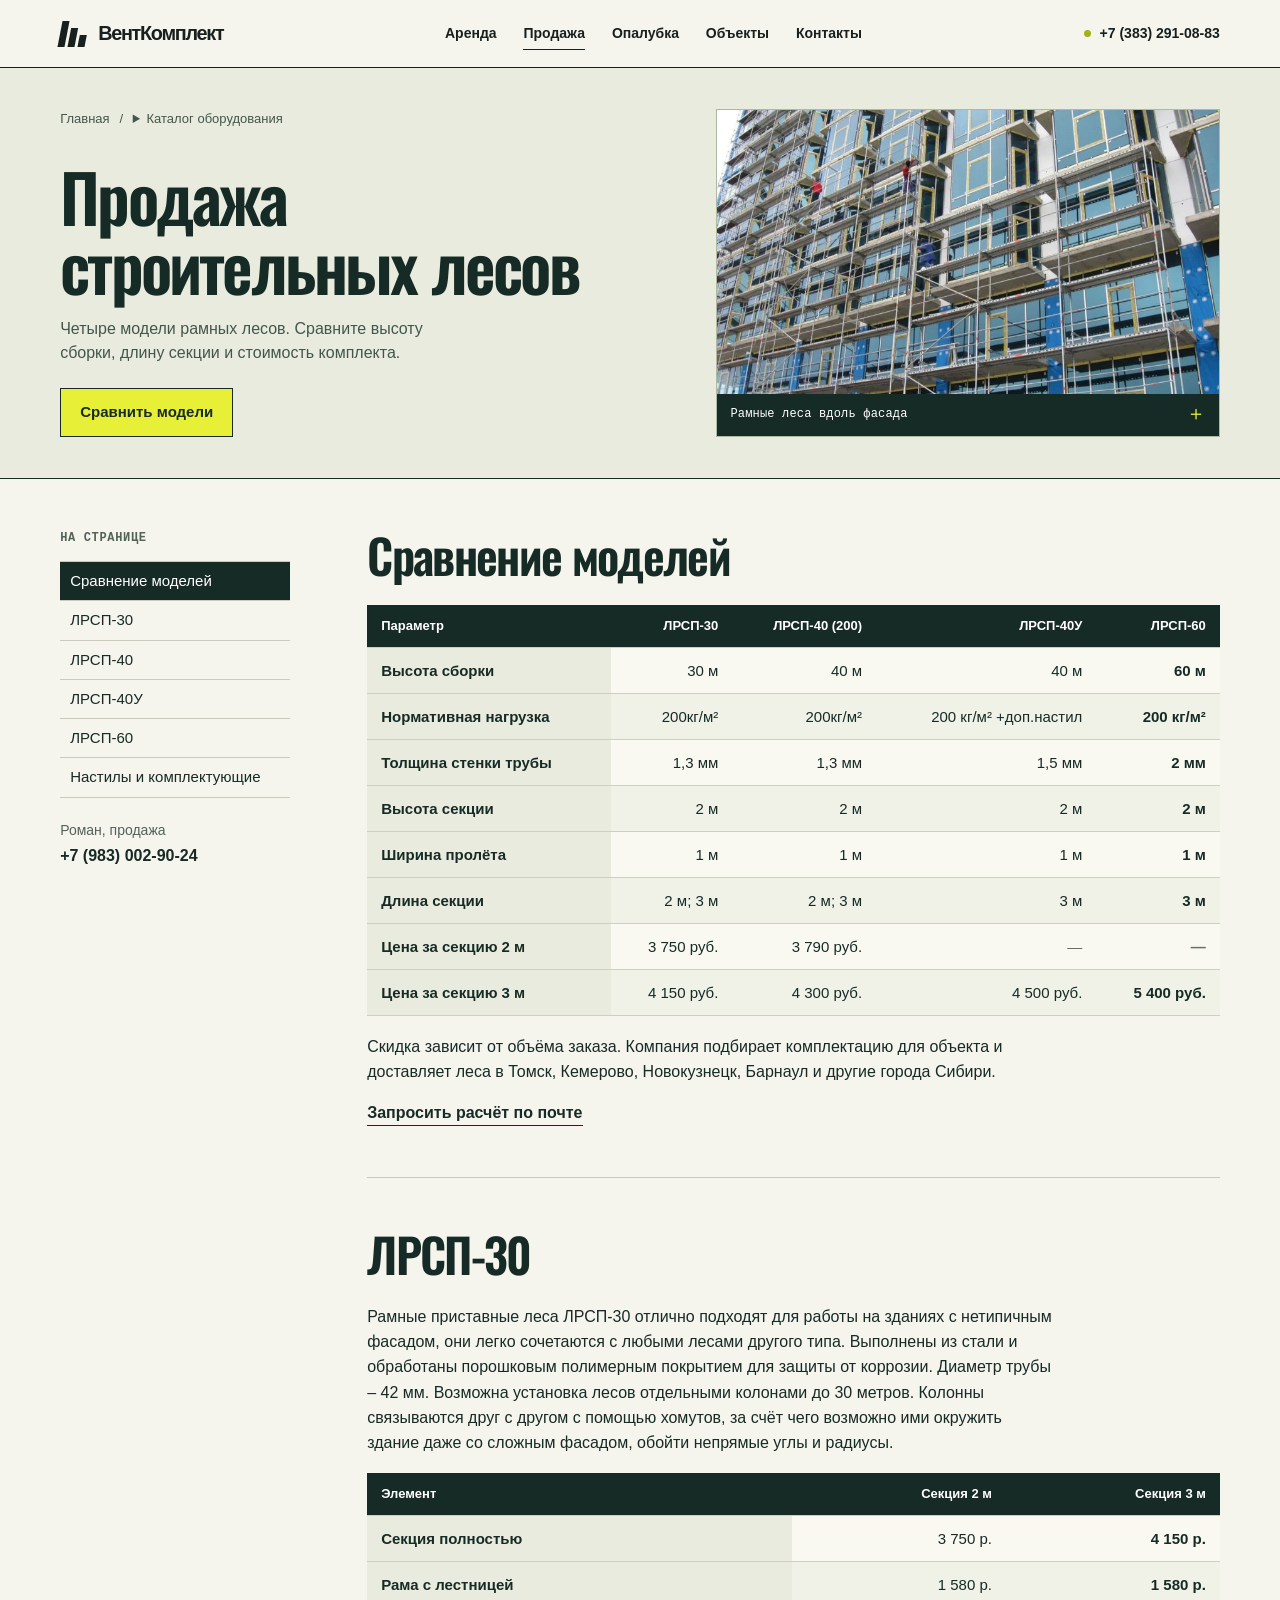
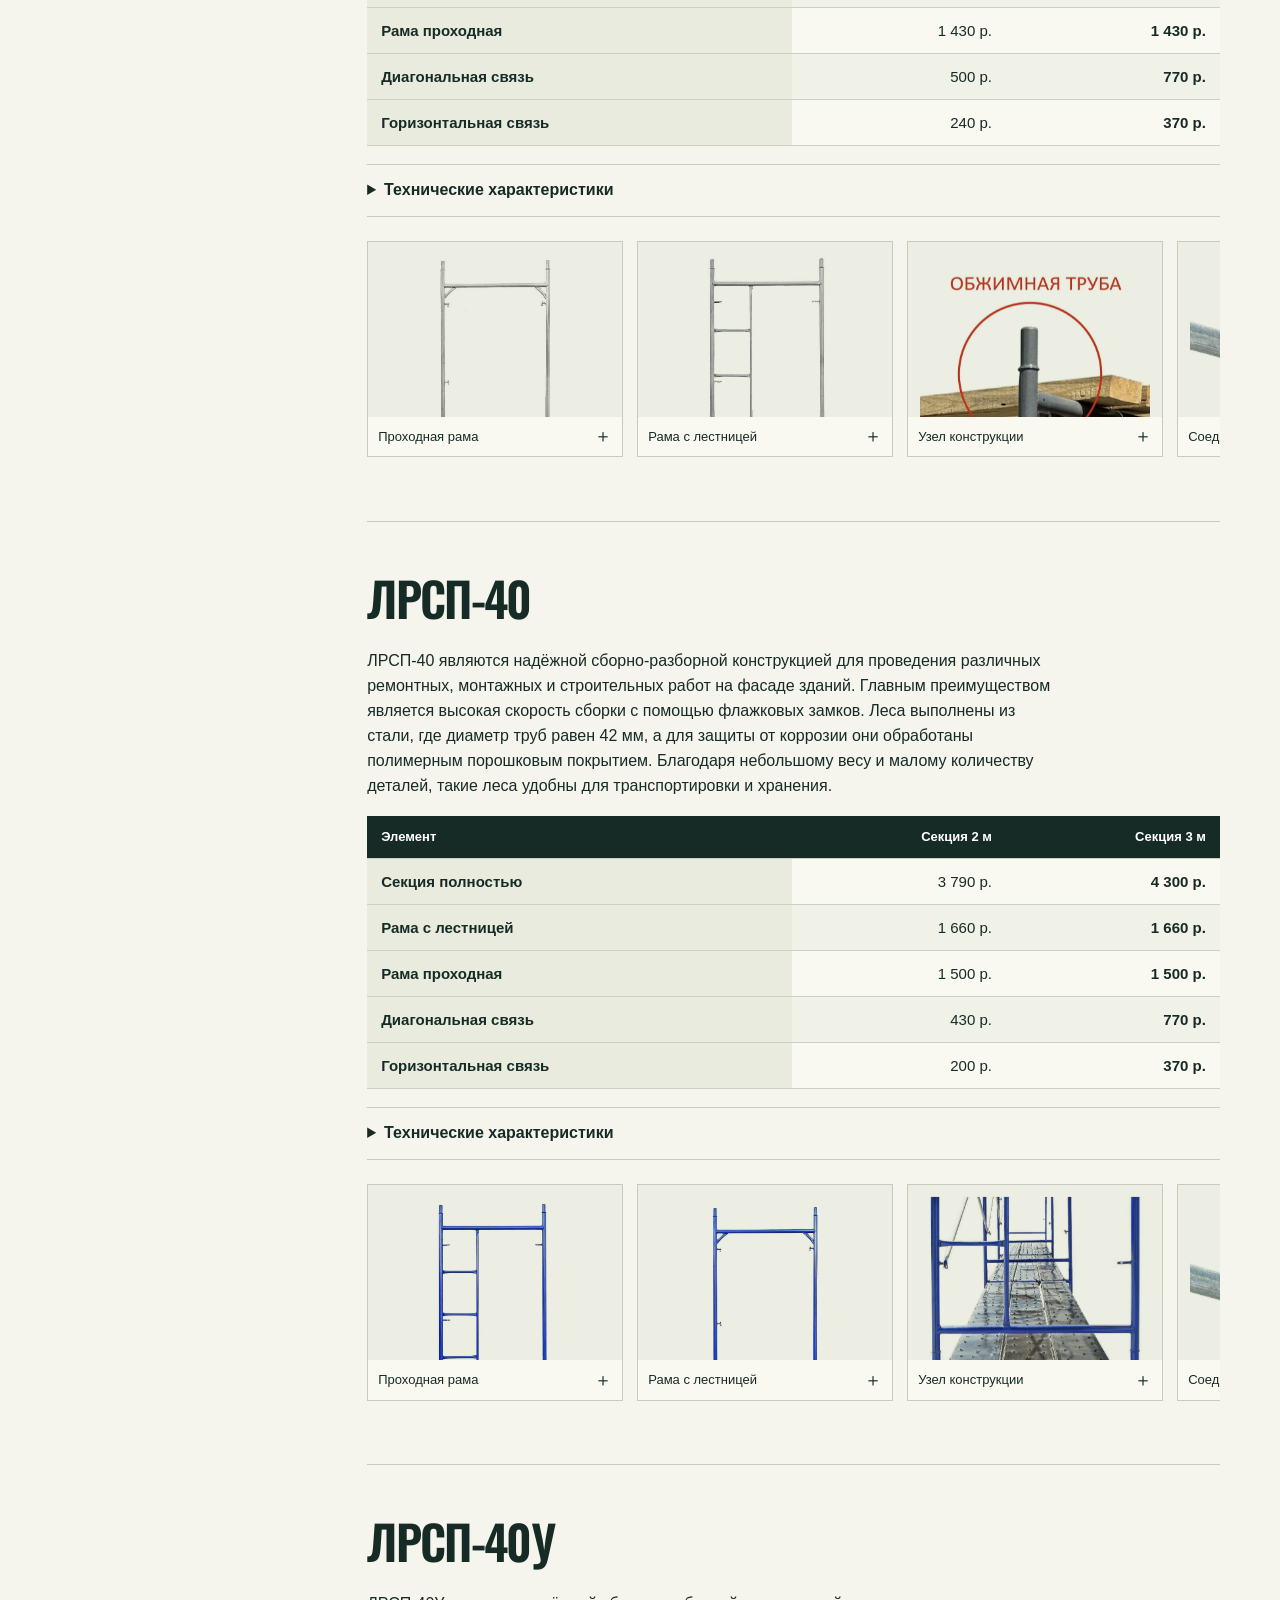
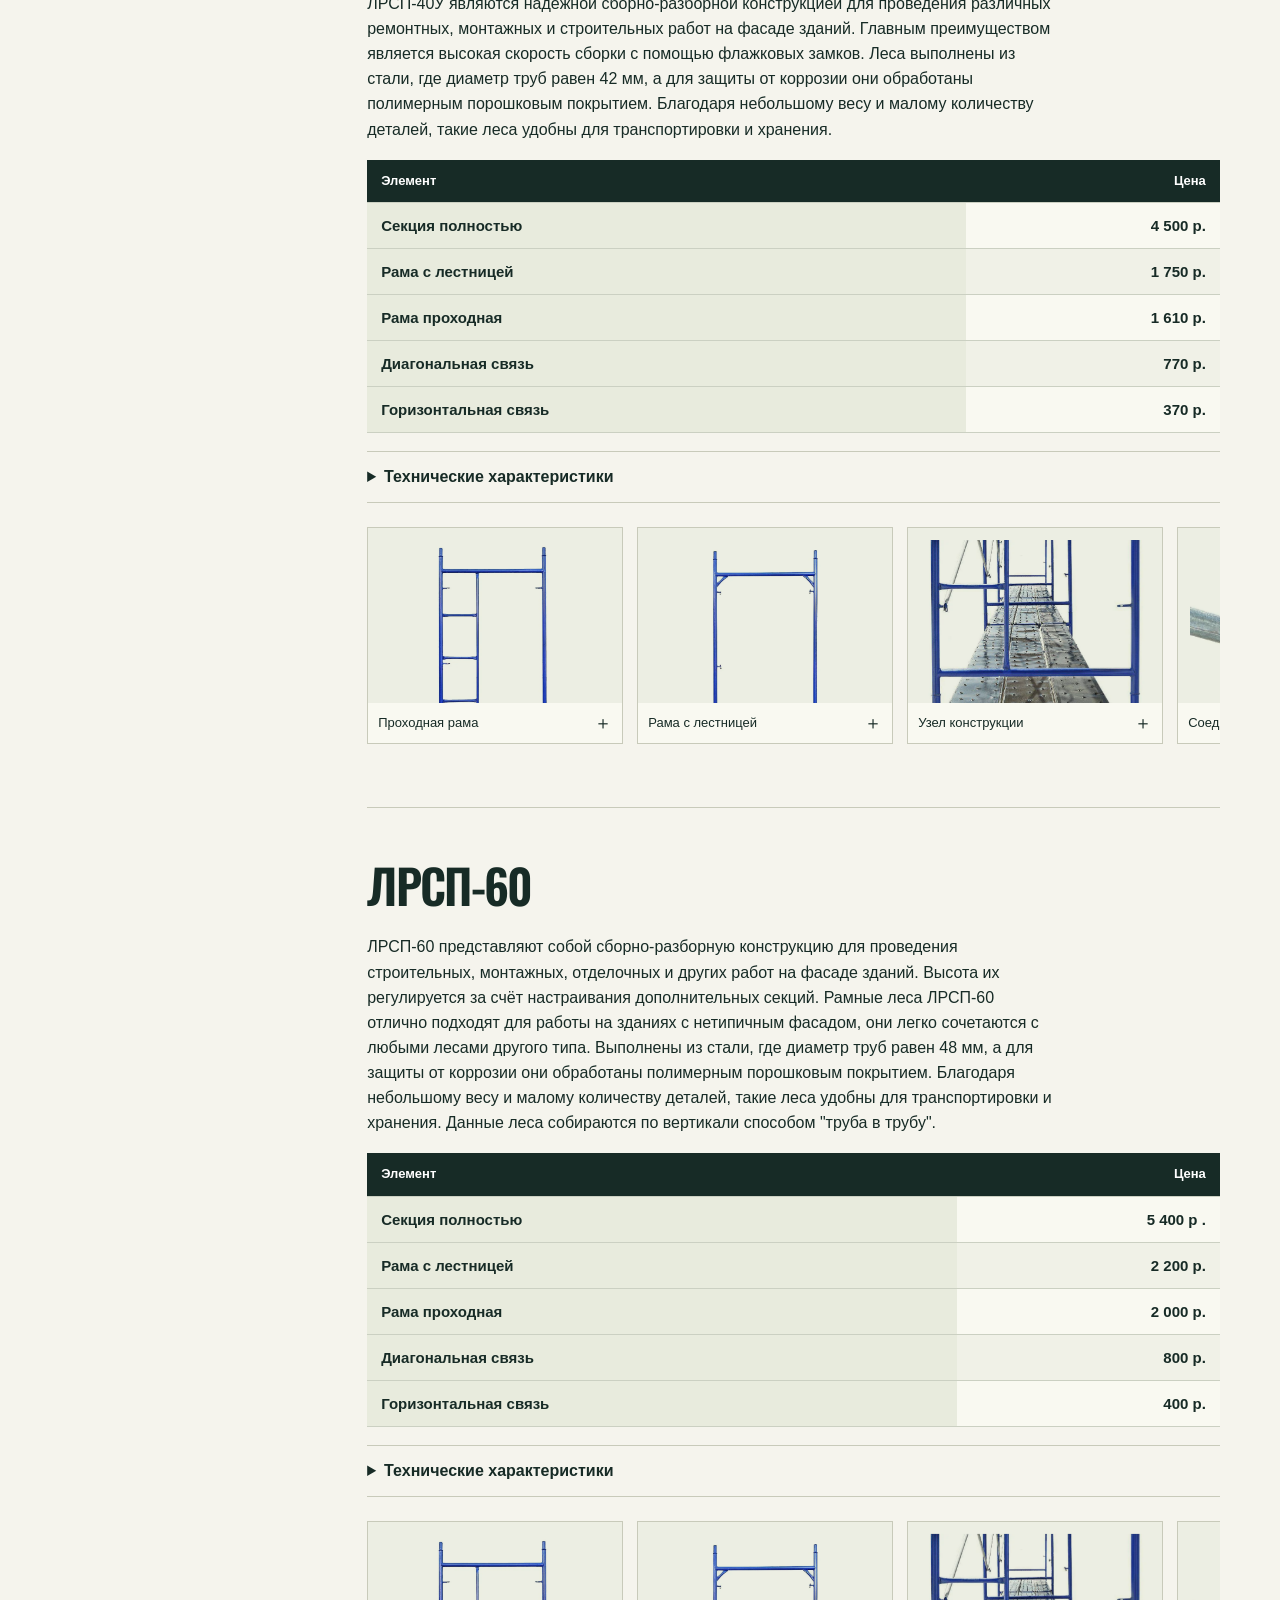
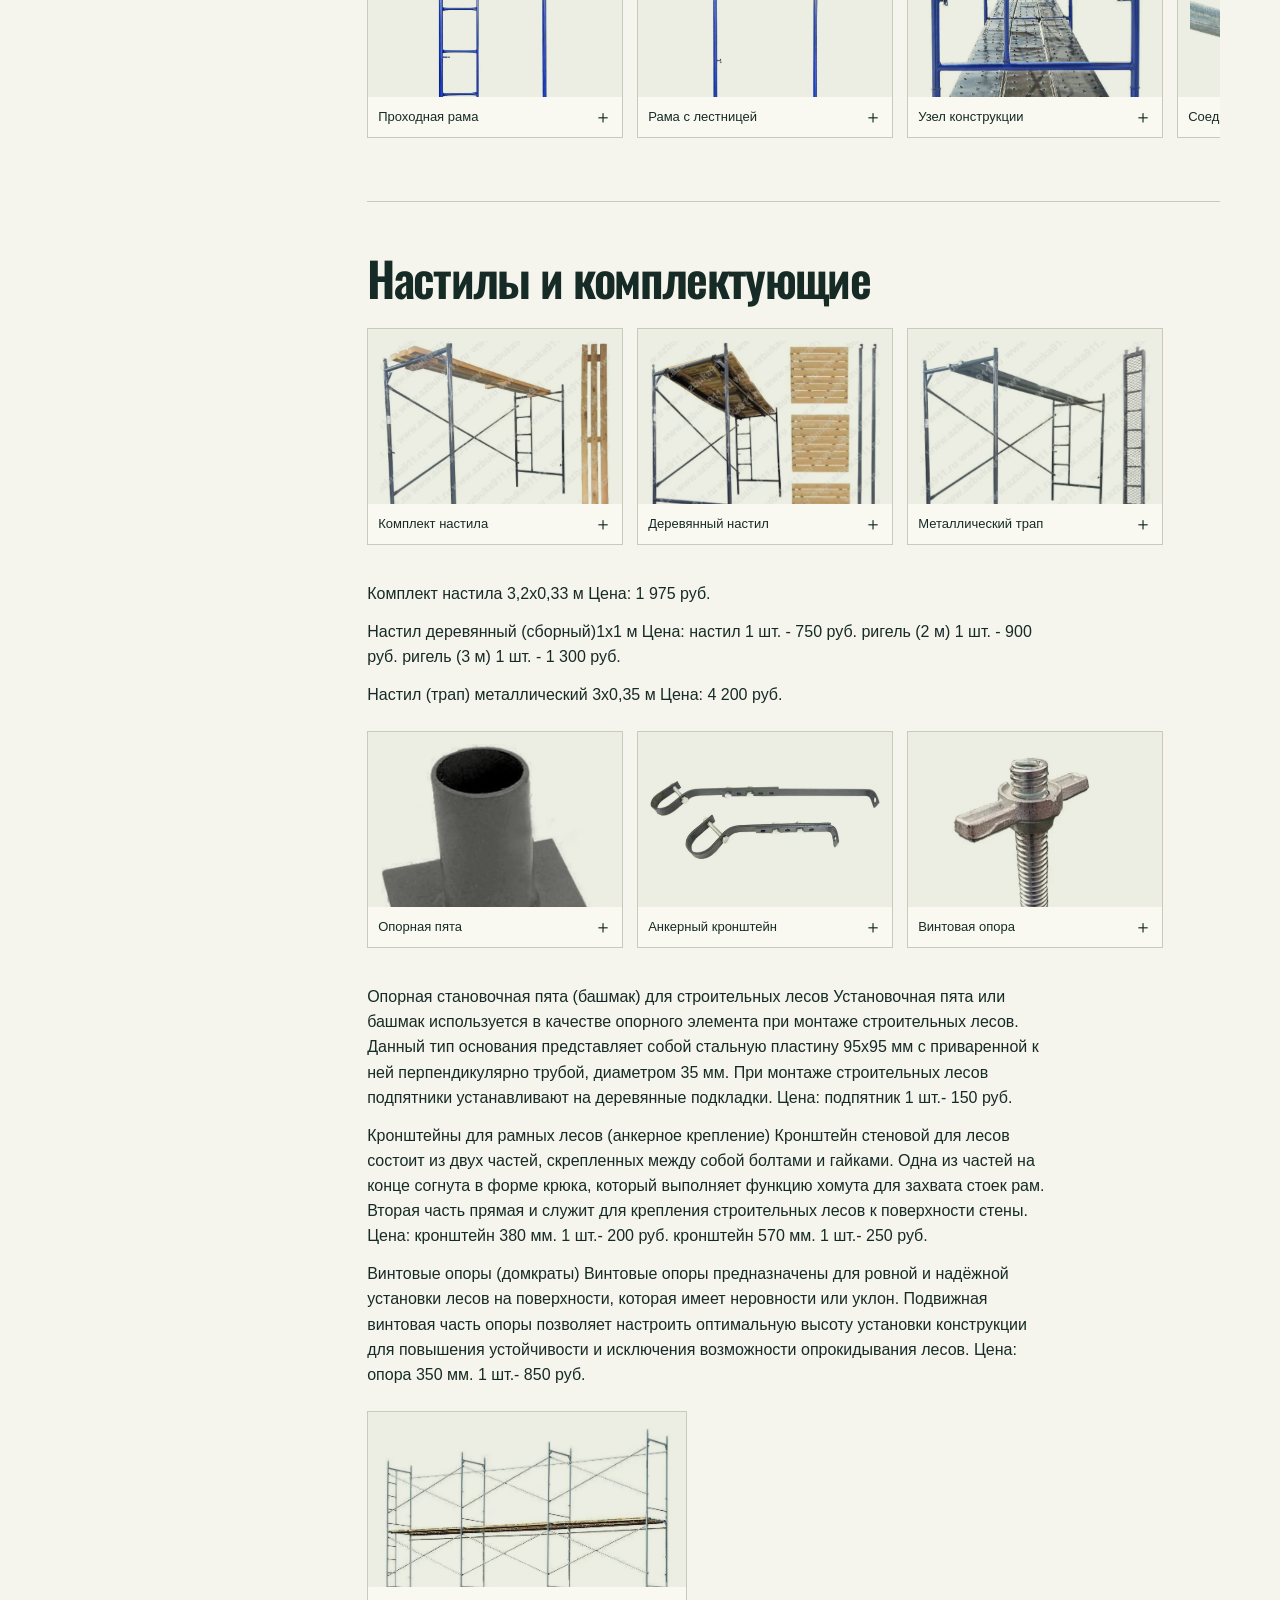
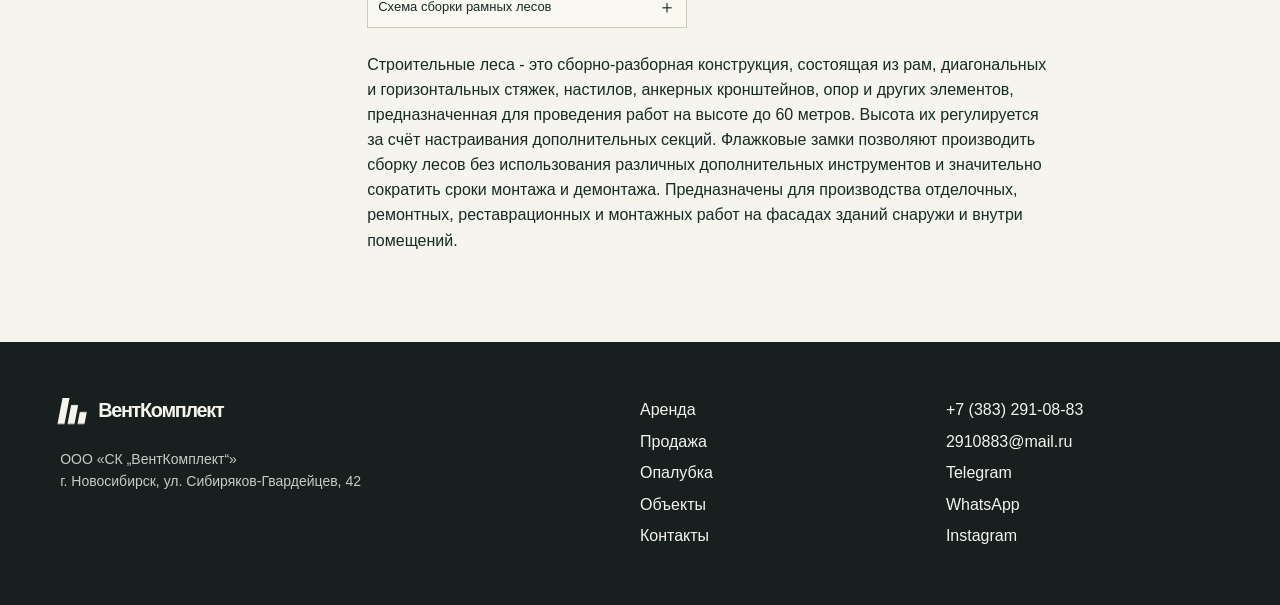
<file: prodazha-stroitelnyh-lesov.html>
<!DOCTYPE html>
<html lang="ru">
<head>
<meta charset="utf-8"/>
<meta content="width=device-width, initial-scale=1" name="viewport"/>
<meta content="noindex,nofollow" name="robots"/>
<meta content="#e9ee35" name="theme-color"/>
<title>Продажа строительных лесов | СК ВентКомплект</title>
<link href="data:," rel="icon"/>
<link href="site.css" rel="stylesheet"/>
<script defer="" src="site.js"></script>
<link href="catalog-detail.css" rel="stylesheet"/>
<script defer="" src="catalog-detail.js"></script>
</head>
<body><a class="skip" href="#main">К содержанию</a>
<header>
<div class="topbar wrap"><a aria-label="СК ВентКомплект, главная" class="brand" href="index.html"><i aria-hidden="true" class="brandmark"><b></b><b></b><b></b></i><span>ВентКомплект</span></a><button aria-controls="nav" aria-expanded="false" class="menu">Меню</button>
<nav aria-label="Главное меню" id="nav"><a href="arenda-stroitelnyh-lesov.html">Аренда</a><a aria-current="page" href="prodazha-stroitelnyh-lesov.html">Продажа</a><a href="opalubka-perekriti.html">Опалубка</a><a href="objects.html">Объекты</a><a href="contacts.html">Контакты</a>
</nav><a class="header-phone" href="tel:+73832910883"><i></i>+7 (383) 291-08-83</a>
</div>
</header>
<main class="cd-main" id="main">
<div class="cd-heading">
<div class="wrap cd-split">
<div class="cd-title">
<div class="cd-bread"><a href="index.html">Главная</a><span>/</span>
<details class="cd-picker">
<summary>Каталог оборудования</summary>
<div><a href="arenda-stroitelnyh-lesov.html">Аренда лесов</a><a aria-current="page" href="prodazha-stroitelnyh-lesov.html">Продажа лесов</a><a href="opalubka-perekriti.html">Опалубка перекрытий</a><a href="ramnye-lesa.html">Рамные леса б/у</a><a href="vyshka-tura.html">Вышки-туры ПСРВ</a><a href="vyshka-tura-vsp.html">Вышки-туры ВСП</a><a href="fasadnaya-setka.html">Фасадная сетка</a><a href="pomost.html">Помосты</a><a href="lestnicy-stremyanki-transformery.html">Лестницы и стремянки</a>
</div>
</details>
</div>
<h1>Продажа строительных лесов</h1>
<p>Четыре модели рамных лесов. Сравните высоту сборки, длину секции и стоимость комплекта.</p><a class="cd-action" href="#sravnenie">Сравнить модели</a>
</div><button aria-label="Увеличить фотографию: Рамные леса вдоль фасада" class="cd-heroimg documentary" data-photo="assets/09977dde4a.webp" type="button"><img alt="Рамные леса вдоль фасада" fetchpriority="high" src="assets/09977dde4a.webp"/><span class="cd-figcap">Рамные леса вдоль фасада<span aria-hidden="true">＋</span></span></button>
</div>
</div>
<div class="wrap cd-body">
<aside class="cd-sidebar">
<details class="cd-jump">
<summary>На странице</summary>
<div><a href="#sravnenie">Сравнение моделей</a><a href="#model-2">ЛРСП-30</a><a href="#model-5">ЛРСП-40</a><a href="#model-9">ЛРСП-40У</a><a href="#model-12">ЛРСП-60</a><a href="#elementy">Настилы и комплектующие</a>
</div>
</details>
<div aria-label="Разделы страницы" class="cd-sidemenu"><span class="cd-eyebrow">На странице</span><a href="#sravnenie">Сравнение моделей</a><a href="#model-2">ЛРСП-30</a><a href="#model-5">ЛРСП-40</a><a href="#model-9">ЛРСП-40У</a><a href="#model-12">ЛРСП-60</a><a href="#elementy">Настилы и комплектующие</a>
</div>
<div class="cd-sales"><span>Роман, продажа</span><a href="tel:+79830029024">+7 (983) 002-90-24</a>
</div>
</aside>
<article class="cd-content">
<section class="cd-section" id="sravnenie">
<h2>Сравнение моделей</h2>
<div aria-label="Характеристики и цены четырёх моделей" class="table-scroll cd-table" role="region" tabindex="0">
<table aria-label="Характеристики и цены четырёх моделей">
<thead>
<tr>
<th scope="col">Параметр</th>
<th scope="col">ЛРСП-30</th>
<th scope="col">ЛРСП-40 (200)</th>
<th scope="col">ЛРСП-40У</th>
<th scope="col">ЛРСП-60</th>
</tr>
</thead>
<tbody>
<tr>
<th scope="row">Высота сборки</th>
<td>30 м</td>
<td>40 м</td>
<td>40 м</td>
<td>60 м</td>
</tr>
<tr>
<th scope="row">Нормативная нагрузка</th>
<td>200кг/м²</td>
<td>200кг/м²</td>
<td>200 кг/м² +доп.настил</td>
<td>200 кг/м²</td>
</tr>
<tr>
<th scope="row">Толщина стенки трубы</th>
<td>1,3 мм</td>
<td>1,3 мм</td>
<td>1,5 мм</td>
<td>2 мм</td>
</tr>
<tr>
<th scope="row">Высота секции</th>
<td>2 м</td>
<td>2 м</td>
<td>2 м</td>
<td>2 м</td>
</tr>
<tr>
<th scope="row">Ширина пролёта</th>
<td>1 м</td>
<td>1 м</td>
<td>1 м</td>
<td>1 м</td>
</tr>
<tr>
<th scope="row">Длина секции</th>
<td>2 м; 3 м</td>
<td>2 м; 3 м</td>
<td>3 м</td>
<td>3 м</td>
</tr>
<tr>
<th scope="row">Цена за секцию 2 м</th>
<td>3 750 руб.</td>
<td>3 790 руб.</td>
<td><span aria-label="Не указано">—</span></td>
<td><span aria-label="Не указано">—</span></td>
</tr>
<tr>
<th scope="row">Цена за секцию 3 м</th>
<td>4 150 руб.</td>
<td>4 300 руб.</td>
<td>4 500 руб.</td>
<td>5 400 руб.</td>
</tr>
</tbody>
</table>
</div>
<p>Скидка зависит от объёма заказа. Компания подбирает комплектацию для объекта и доставляет леса в Томск, Кемерово, Новокузнецк, Барнаул и другие города Сибири.</p><a class="cd-textlink" href="mailto:2910883@mail.ru">Запросить расчёт по почте</a>
</section>
<section class="cd-section" id="model-2">
<h2>ЛРСП-30</h2>
<p>Рамные приставные леса ЛРСП-30 отлично подходят для работы на зданиях с нетипичным фасадом, они легко сочетаются с любыми лесами другого типа. Выполнены из стали и обработаны порошковым полимерным покрытием для защиты от коррозии. Диаметр трубы – 42 мм. Возможна установка лесов отдельными колонами до 30 метров. Колонны связываются друг с другом с помощью хомутов, за счёт чего возможно ими окружить здание даже со сложным фасадом, обойти непрямые углы и радиусы. </p>
<div aria-label="ЛРСП-30 — комплектующие" class="table-scroll cd-table" role="region" tabindex="0">
<table aria-label="ЛРСП-30 — комплектующие">
<thead>
<tr>
<th scope="col">Элемент</th>
<th scope="col">Секция 2 м</th>
<th scope="col">Секция 3 м</th>
</tr>
</thead>
<tbody>
<tr>
<th scope="row">Секция полностью</th>
<td>3 750 р.</td>
<td>4 150 р.</td>
</tr>
<tr>
<th scope="row">Рама с лестницей</th>
<td>1 580 р.</td>
<td>1 580 р.</td>
</tr>
<tr>
<th scope="row">Рама проходная</th>
<td>1 430 р.</td>
<td>1 430 р.</td>
</tr>
<tr>
<th scope="row">Диагональная связь</th>
<td>500 р.</td>
<td>770 р.</td>
</tr>
<tr>
<th scope="row">Горизонтальная связь</th>
<td>240 р.</td>
<td>370 р.</td>
</tr>
</tbody>
</table>
</div>
<details class="cd-expand">
<summary>Технические характеристики</summary>
<div>
<div aria-label="Технические характеристики ЛРСП-30" class="table-scroll cd-table" role="region" tabindex="0">
<table aria-label="Технические характеристики ЛРСП-30">
<thead>
<tr>
<th scope="col">Параметр</th>
<th scope="col">Значение</th>
</tr>
</thead>
<tbody>
<tr>
<th scope="row">Шаг рам вдоль стены</th>
<td>2 м / 3 м</td>
</tr>
<tr>
<th scope="row">Высота яруса</th>
<td>2 м</td>
</tr>
<tr>
<th scope="row">Ширина прохода</th>
<td>1 м</td>
</tr>
<tr>
<th scope="row">Нормативная пов.нагрузка</th>
<td>200 кг/м²</td>
</tr>
</tbody>
</table>
</div>
<p class="cd-note">В сводном каталоге указана высота сборки 30 м; в отдельной таблице модели — 40 м. Допустимую высоту уточните по паспорту изделия.</p>
</div>
</details>
<div aria-label="Фотографии и чертежи оборудования" class="cd-gallery rail" role="region" tabindex="0"><button aria-label="Увеличить: Проходная рама" class="cd-item" data-photo="assets/e4705e61ce.webp" type="button"><span class="cd-mat"><img alt="Проходная рама" loading="lazy" src="assets/e4705e61ce.webp"/></span><span class="cd-imagecap">Проходная рама<span aria-hidden="true">＋</span></span></button><button aria-label="Увеличить: Рама с лестницей" class="cd-item" data-photo="assets/c272646f4e.webp" type="button"><span class="cd-mat"><img alt="Рама с лестницей" loading="lazy" src="assets/c272646f4e.webp"/></span><span class="cd-imagecap">Рама с лестницей<span aria-hidden="true">＋</span></span></button><button aria-label="Увеличить: Узел конструкции" class="cd-item" data-photo="assets/33d9f5f5e5.webp" type="button"><span class="cd-mat"><img alt="Узел конструкции" loading="lazy" src="assets/33d9f5f5e5.webp"/></span><span class="cd-imagecap">Узел конструкции<span aria-hidden="true">＋</span></span></button><button aria-label="Увеличить: Соединение элементов" class="cd-item" data-photo="assets/274ac71ffc.webp" type="button"><span class="cd-mat"><img alt="Соединение элементов" loading="lazy" src="assets/274ac71ffc.webp"/></span><span class="cd-imagecap">Соединение элементов<span aria-hidden="true">＋</span></span></button><button aria-label="Увеличить: Опора рамы" class="cd-item" data-photo="assets/f6da7b586f.webp" type="button"><span class="cd-mat"><img alt="Опора рамы" loading="lazy" src="assets/f6da7b586f.webp"/></span><span class="cd-imagecap">Опора рамы<span aria-hidden="true">＋</span></span></button><button aria-label="Увеличить: Флажковый замок" class="cd-item" data-photo="assets/dfc1960b58.webp" type="button"><span class="cd-mat"><img alt="Флажковый замок" loading="lazy" src="assets/dfc1960b58.webp"/></span><span class="cd-imagecap">Флажковый замок<span aria-hidden="true">＋</span></span></button>
</div>
</section>
<section class="cd-section" id="model-5">
<h2>ЛРСП-40</h2>
<p>ЛРСП-40 являются надёжной сборно-разборной конструкцией для проведения различных ремонтных, монтажных и строительных работ на фасаде зданий. Главным преимуществом является высокая скорость сборки с помощью флажковых замков. Леса выполнены из стали, где диаметр труб равен 42 мм, а для защиты от коррозии они обработаны полимерным порошковым покрытием. Благодаря небольшому весу и малому количеству деталей, такие леса удобны для транспортировки и хранения. </p>
<div aria-label="ЛРСП-40 — комплектующие" class="table-scroll cd-table" role="region" tabindex="0">
<table aria-label="ЛРСП-40 — комплектующие">
<thead>
<tr>
<th scope="col">Элемент</th>
<th scope="col">Секция 2 м</th>
<th scope="col">Секция 3 м</th>
</tr>
</thead>
<tbody>
<tr>
<th scope="row">Секция полностью</th>
<td>3 790 р.</td>
<td>4 300 р.</td>
</tr>
<tr>
<th scope="row">Рама с лестницей</th>
<td>1 660 р.</td>
<td>1 660 р.</td>
</tr>
<tr>
<th scope="row">Рама проходная</th>
<td>1 500 р.</td>
<td>1 500 р.</td>
</tr>
<tr>
<th scope="row">Диагональная связь</th>
<td>430 р.</td>
<td>770 р.</td>
</tr>
<tr>
<th scope="row">Горизонтальная связь</th>
<td>200 р.</td>
<td>370 р.</td>
</tr>
</tbody>
</table>
</div>
<details class="cd-expand">
<summary>Технические характеристики</summary>
<div>
<div aria-label="Технические характеристики ЛРСП-40" class="table-scroll cd-table" role="region" tabindex="0">
<table aria-label="Технические характеристики ЛРСП-40">
<thead>
<tr>
<th scope="col">Параметр</th>
<th scope="col">Значение</th>
</tr>
</thead>
<tbody>
<tr>
<th scope="row">Предельная высота лесов</th>
<td>40</td>
</tr>
<tr>
<th scope="row">Шаг рам вдоль стены</th>
<td>2м / 3м</td>
</tr>
<tr>
<th scope="row">Высота яруса</th>
<td>2 м</td>
</tr>
<tr>
<th scope="row">Ширина прохода</th>
<td>0.95 м</td>
</tr>
<tr>
<th scope="row">Нормативная пов. нагрузка</th>
<td>200 кг/м²</td>
</tr>
</tbody>
</table>
</div>
</div>
</details>
<div aria-label="Фотографии и чертежи оборудования" class="cd-gallery rail" role="region" tabindex="0"><button aria-label="Увеличить: Проходная рама" class="cd-item" data-photo="assets/2bfd8221ea.webp" type="button"><span class="cd-mat"><img alt="Проходная рама" loading="lazy" src="assets/2bfd8221ea.webp"/></span><span class="cd-imagecap">Проходная рама<span aria-hidden="true">＋</span></span></button><button aria-label="Увеличить: Рама с лестницей" class="cd-item" data-photo="assets/fd58d8a645.webp" type="button"><span class="cd-mat"><img alt="Рама с лестницей" loading="lazy" src="assets/fd58d8a645.webp"/></span><span class="cd-imagecap">Рама с лестницей<span aria-hidden="true">＋</span></span></button><button aria-label="Увеличить: Узел конструкции" class="cd-item" data-photo="assets/cc0c7fb15e.webp" type="button"><span class="cd-mat"><img alt="Узел конструкции" loading="lazy" src="assets/cc0c7fb15e.webp"/></span><span class="cd-imagecap">Узел конструкции<span aria-hidden="true">＋</span></span></button><button aria-label="Увеличить: Соединение элементов" class="cd-item" data-photo="assets/31398f8170.webp" type="button"><span class="cd-mat"><img alt="Соединение элементов" loading="lazy" src="assets/31398f8170.webp"/></span><span class="cd-imagecap">Соединение элементов<span aria-hidden="true">＋</span></span></button><button aria-label="Увеличить: Опора рамы" class="cd-item" data-photo="assets/22f557cf29.webp" type="button"><span class="cd-mat"><img alt="Опора рамы" loading="lazy" src="assets/22f557cf29.webp"/></span><span class="cd-imagecap">Опора рамы<span aria-hidden="true">＋</span></span></button><button aria-label="Увеличить: Флажковый замок" class="cd-item" data-photo="assets/be236afe67.webp" type="button"><span class="cd-mat"><img alt="Флажковый замок" loading="lazy" src="assets/be236afe67.webp"/></span><span class="cd-imagecap">Флажковый замок<span aria-hidden="true">＋</span></span></button>
</div>
</section>
<section class="cd-section" id="model-9">
<h2>ЛРСП-40У</h2>
<p>ЛРСП-40У являются надёжной сборно-разборной конструкцией для проведения различных ремонтных, монтажных и строительных работ на фасаде зданий. Главным преимуществом является высокая скорость сборки с помощью флажковых замков. Леса выполнены из стали, где диаметр труб равен 42 мм, а для защиты от коррозии они обработаны полимерным порошковым покрытием. Благодаря небольшому весу и малому количеству деталей, такие леса удобны для транспортировки и хранения.</p>
<div aria-label="ЛРСП-40У — комплектующие" class="table-scroll cd-table" role="region" tabindex="0">
<table aria-label="ЛРСП-40У — комплектующие">
<thead>
<tr>
<th scope="col">Элемент</th>
<th scope="col">Цена</th>
</tr>
</thead>
<tbody>
<tr>
<th scope="row">Секция полностью</th>
<td>4 500 р.</td>
</tr>
<tr>
<th scope="row">Рама с лестницей</th>
<td>1 750 р.</td>
</tr>
<tr>
<th scope="row">Рама проходная</th>
<td>1 610 р.</td>
</tr>
<tr>
<th scope="row">Диагональная связь</th>
<td>770 р.</td>
</tr>
<tr>
<th scope="row">Горизонтальная связь</th>
<td>370 р.</td>
</tr>
</tbody>
</table>
</div>
<details class="cd-expand">
<summary>Технические характеристики</summary>
<div>
<div aria-label="Технические характеристики ЛРСП-40У" class="table-scroll cd-table" role="region" tabindex="0">
<table aria-label="Технические характеристики ЛРСП-40У">
<thead>
<tr>
<th scope="col">Параметр</th>
<th scope="col">Значение</th>
</tr>
</thead>
<tbody>
<tr>
<th scope="row">Предельная высота лесов</th>
<td>40 м</td>
</tr>
<tr>
<th scope="row">Шаг рам вдоль стены</th>
<td>3 м</td>
</tr>
<tr>
<th scope="row">Высота яруса</th>
<td>2 м</td>
</tr>
<tr>
<th scope="row">Ширина прохода</th>
<td>1 м</td>
</tr>
<tr>
<th scope="row">Нормативная пов. нагр.</th>
<td>200 кг/м²</td>
</tr>
</tbody>
</table>
</div>
</div>
</details>
<div aria-label="Фотографии и чертежи оборудования" class="cd-gallery rail" role="region" tabindex="0"><button aria-label="Увеличить: Проходная рама" class="cd-item" data-photo="assets/2bfd8221ea.webp" type="button"><span class="cd-mat"><img alt="Проходная рама" loading="lazy" src="assets/2bfd8221ea.webp"/></span><span class="cd-imagecap">Проходная рама<span aria-hidden="true">＋</span></span></button><button aria-label="Увеличить: Рама с лестницей" class="cd-item" data-photo="assets/fd58d8a645.webp" type="button"><span class="cd-mat"><img alt="Рама с лестницей" loading="lazy" src="assets/fd58d8a645.webp"/></span><span class="cd-imagecap">Рама с лестницей<span aria-hidden="true">＋</span></span></button><button aria-label="Увеличить: Узел конструкции" class="cd-item" data-photo="assets/cc0c7fb15e.webp" type="button"><span class="cd-mat"><img alt="Узел конструкции" loading="lazy" src="assets/cc0c7fb15e.webp"/></span><span class="cd-imagecap">Узел конструкции<span aria-hidden="true">＋</span></span></button><button aria-label="Увеличить: Соединение элементов" class="cd-item" data-photo="assets/31398f8170.webp" type="button"><span class="cd-mat"><img alt="Соединение элементов" loading="lazy" src="assets/31398f8170.webp"/></span><span class="cd-imagecap">Соединение элементов<span aria-hidden="true">＋</span></span></button><button aria-label="Увеличить: Опора рамы" class="cd-item" data-photo="assets/22f557cf29.webp" type="button"><span class="cd-mat"><img alt="Опора рамы" loading="lazy" src="assets/22f557cf29.webp"/></span><span class="cd-imagecap">Опора рамы<span aria-hidden="true">＋</span></span></button><button aria-label="Увеличить: Флажковый замок" class="cd-item" data-photo="assets/be236afe67.webp" type="button"><span class="cd-mat"><img alt="Флажковый замок" loading="lazy" src="assets/be236afe67.webp"/></span><span class="cd-imagecap">Флажковый замок<span aria-hidden="true">＋</span></span></button>
</div>
</section>
<section class="cd-section" id="model-12">
<h2>ЛРСП-60</h2>
<p>ЛРСП-60 представляют собой сборно-разборную конструкцию для проведения строительных, монтажных, отделочных и других работ на фасаде зданий. Высота их регулируется за счёт настраивания дополнительных секций. Рамные леса ЛРСП-60 отлично подходят для работы на зданиях с нетипичным фасадом, они легко сочетаются с любыми лесами другого типа. Выполнены из стали, где диаметр труб равен 48 мм, а для защиты от коррозии они обработаны полимерным порошковым покрытием. Благодаря небольшому весу и малому количеству деталей, такие леса удобны для транспортировки и хранения. Данные леса собираются по вертикали способом "труба в трубу".</p>
<div aria-label="ЛРСП-60 — комплектующие" class="table-scroll cd-table" role="region" tabindex="0">
<table aria-label="ЛРСП-60 — комплектующие">
<thead>
<tr>
<th scope="col">Элемент</th>
<th scope="col">Цена</th>
</tr>
</thead>
<tbody>
<tr>
<th scope="row">Секция полностью</th>
<td>5 400 р .</td>
</tr>
<tr>
<th scope="row">Рама с лестницей</th>
<td>2 200 р.</td>
</tr>
<tr>
<th scope="row">Рама проходная</th>
<td>2 000 р.</td>
</tr>
<tr>
<th scope="row">Диагональная связь</th>
<td>800 р.</td>
</tr>
<tr>
<th scope="row">Горизонтальная связь</th>
<td>400 р.</td>
</tr>
</tbody>
</table>
</div>
<details class="cd-expand">
<summary>Технические характеристики</summary>
<div>
<div aria-label="Технические характеристики ЛРСП-60" class="table-scroll cd-table" role="region" tabindex="0">
<table aria-label="Технические характеристики ЛРСП-60">
<thead>
<tr>
<th scope="col">Параметр</th>
<th scope="col">Значение</th>
</tr>
</thead>
<tbody>
<tr>
<th scope="row">Предельная высота лесов</th>
<td>60 м</td>
</tr>
<tr>
<th scope="row">Шаг длины</th>
<td>3 м</td>
</tr>
<tr>
<th scope="row">Шаг высоты</th>
<td>2 м</td>
</tr>
<tr>
<th scope="row">Ширина яруса</th>
<td>1 м</td>
</tr>
<tr>
<th scope="row">Нормативная пов.нагрузка</th>
<td>200</td>
</tr>
</tbody>
</table>
</div>
</div>
</details>
<div aria-label="Фотографии и чертежи оборудования" class="cd-gallery rail" role="region" tabindex="0"><button aria-label="Увеличить: Проходная рама" class="cd-item" data-photo="assets/2bfd8221ea.webp" type="button"><span class="cd-mat"><img alt="Проходная рама" loading="lazy" src="assets/2bfd8221ea.webp"/></span><span class="cd-imagecap">Проходная рама<span aria-hidden="true">＋</span></span></button><button aria-label="Увеличить: Рама с лестницей" class="cd-item" data-photo="assets/fd58d8a645.webp" type="button"><span class="cd-mat"><img alt="Рама с лестницей" loading="lazy" src="assets/fd58d8a645.webp"/></span><span class="cd-imagecap">Рама с лестницей<span aria-hidden="true">＋</span></span></button><button aria-label="Увеличить: Узел конструкции" class="cd-item" data-photo="assets/cc0c7fb15e.webp" type="button"><span class="cd-mat"><img alt="Узел конструкции" loading="lazy" src="assets/cc0c7fb15e.webp"/></span><span class="cd-imagecap">Узел конструкции<span aria-hidden="true">＋</span></span></button><button aria-label="Увеличить: Соединение элементов" class="cd-item" data-photo="assets/31398f8170.webp" type="button"><span class="cd-mat"><img alt="Соединение элементов" loading="lazy" src="assets/31398f8170.webp"/></span><span class="cd-imagecap">Соединение элементов<span aria-hidden="true">＋</span></span></button><button aria-label="Увеличить: Опора рамы" class="cd-item" data-photo="assets/22f557cf29.webp" type="button"><span class="cd-mat"><img alt="Опора рамы" loading="lazy" src="assets/22f557cf29.webp"/></span><span class="cd-imagecap">Опора рамы<span aria-hidden="true">＋</span></span></button><button aria-label="Увеличить: Флажковый замок" class="cd-item" data-photo="assets/be236afe67.webp" type="button"><span class="cd-mat"><img alt="Флажковый замок" loading="lazy" src="assets/be236afe67.webp"/></span><span class="cd-imagecap">Флажковый замок<span aria-hidden="true">＋</span></span></button>
</div>
</section>
<section class="cd-section" id="elementy">
<h2>Настилы и комплектующие</h2>
<div aria-label="Фотографии и чертежи оборудования" class="cd-gallery rail" role="region" tabindex="0"><button aria-label="Увеличить: Комплект настила" class="cd-item" data-photo="assets/4244ae7aca.webp" type="button"><span class="cd-mat"><img alt="Комплект настила" loading="lazy" src="assets/4244ae7aca.webp"/></span><span class="cd-imagecap">Комплект настила<span aria-hidden="true">＋</span></span></button><button aria-label="Увеличить: Деревянный настил" class="cd-item" data-photo="assets/f77d8b74d2.webp" type="button"><span class="cd-mat"><img alt="Деревянный настил" loading="lazy" src="assets/f77d8b74d2.webp"/></span><span class="cd-imagecap">Деревянный настил<span aria-hidden="true">＋</span></span></button><button aria-label="Увеличить: Металлический трап" class="cd-item" data-photo="assets/d04a525ad8.webp" type="button"><span class="cd-mat"><img alt="Металлический трап" loading="lazy" src="assets/d04a525ad8.webp"/></span><span class="cd-imagecap">Металлический трап<span aria-hidden="true">＋</span></span></button>
</div>
<p>Комплект настила 3,2х0,33 м Цена: 1 975 руб.</p>
<p>Настил деревянный (сборный)1х1 м Цена: настил 1 шт. - 750 руб. ригель (2 м) 1 шт. - 900 руб. ригель (3 м) 1 шт. - 1 300 руб.</p>
<p>Настил (трап) металлический 3х0,35 м Цена: 4 200 руб.</p>
<div aria-label="Фотографии и чертежи оборудования" class="cd-gallery rail" role="region" tabindex="0"><button aria-label="Увеличить: Опорная пята" class="cd-item" data-photo="assets/5080a32050.webp" type="button"><span class="cd-mat"><img alt="Опорная пята" loading="lazy" src="assets/5080a32050.webp"/></span><span class="cd-imagecap">Опорная пята<span aria-hidden="true">＋</span></span></button><button aria-label="Увеличить: Анкерный кронштейн" class="cd-item" data-photo="assets/364909a2f6.webp" type="button"><span class="cd-mat"><img alt="Анкерный кронштейн" loading="lazy" src="assets/364909a2f6.webp"/></span><span class="cd-imagecap">Анкерный кронштейн<span aria-hidden="true">＋</span></span></button><button aria-label="Увеличить: Винтовая опора" class="cd-item" data-photo="assets/4b06cc7054.webp" type="button"><span class="cd-mat"><img alt="Винтовая опора" loading="lazy" src="assets/4b06cc7054.webp"/></span><span class="cd-imagecap">Винтовая опора<span aria-hidden="true">＋</span></span></button>
</div>
<p>Опорная становочная пята (башмак) для строительных лесов Установочная пята или башмак используется в качестве опорного элемента при монтаже строительных лесов. Данный тип основания представляет собой стальную пластину 95х95 мм с приваренной к ней перпендикулярно трубой, диаметром 35 мм. При монтаже строительных лесов подпятники устанавливают на деревянные подкладки. Цена: подпятник 1 шт.- 150 руб.</p>
<p>Кронштейны для рамных лесов (анкерное крепление) Кронштейн стеновой для лесов состоит из двух частей, скрепленных между собой болтами и гайками. Одна из частей на конце согнута в форме крюка, который выполняет функцию хомута для захвата стоек рам. Вторая часть прямая и служит для крепления строительных лесов к поверхности стены. Цена: кронштейн 380 мм. 1 шт.- 200 руб. кронштейн 570 мм. 1 шт.- 250 руб.</p>
<p>Винтовые опоры (домкраты) Винтовые опоры предназначены для ровной и надёжной установки лесов на поверхности, которая имеет неровности или уклон. Подвижная винтовая часть опоры позволяет настроить оптимальную высоту установки конструкции для повышения устойчивости и исключения возможности опрокидывания лесов. Цена: опора 350 мм. 1 шт.- 850 руб.</p>
<div aria-label="Фотографии и чертежи оборудования" class="cd-gallery" role="region" tabindex="0"><button aria-label="Увеличить: Схема сборки рамных лесов" class="cd-item" data-photo="assets/1b0740aa20.webp" type="button"><span class="cd-mat"><img alt="Схема сборки рамных лесов" loading="lazy" src="assets/1b0740aa20.webp"/></span><span class="cd-imagecap">Схема сборки рамных лесов<span aria-hidden="true">＋</span></span></button>
</div>
<p>Строительные леса - это сборно-разборная конструкция, состоящая из рам, диагональных и горизонтальных стяжек, настилов, анкерных кронштейнов, опор и других элементов, предназначенная для проведения работ на высоте до 60 метров. Высота их регулируется за счёт настраивания дополнительных секций. Флажковые замки позволяют производить сборку лесов без использования различных дополнительных инструментов и значительно сократить сроки монтажа и демонтажа. Предназначены для производства отделочных, ремонтных, реставрационных и монтажных работ на фасадах зданий снаружи и внутри помещений.</p>
</section>
</article>
</div>
</main>
<footer>
<div class="wrap footgrid">
<div><a aria-label="СК ВентКомплект, главная" class="brand" href="index.html"><i aria-hidden="true" class="brandmark"><b></b><b></b><b></b></i><span>ВентКомплект</span></a>
<p>ООО «СК „ВентКомплект“»<br/>г. Новосибирск, ул. Сибиряков-Гвардейцев, 42</p>
</div>
<div class="footlinks"><a href="arenda-stroitelnyh-lesov.html">Аренда</a><a href="prodazha-stroitelnyh-lesov.html">Продажа</a><a href="opalubka-perekriti.html">Опалубка</a><a href="objects.html">Объекты</a><a href="contacts.html">Контакты</a>
</div>
<div class="footlinks"><a href="tel:+73832910883">+7 (383) 291-08-83</a><a href="mailto:2910883@mail.ru">2910883@mail.ru</a><a href="https://t.me/KvitkinR">Telegram</a><a href="https://wa.me/79830029024">WhatsApp</a><a href="https://www.instagram.com/lesa_nsk_/">Instagram</a>
</div>
</div>
</footer>
<dialog aria-label="Увеличенная фотография"><button aria-label="Закрыть фотографию" class="close">×</button><img alt=""/>
</dialog>
</body>
</html>
</file>
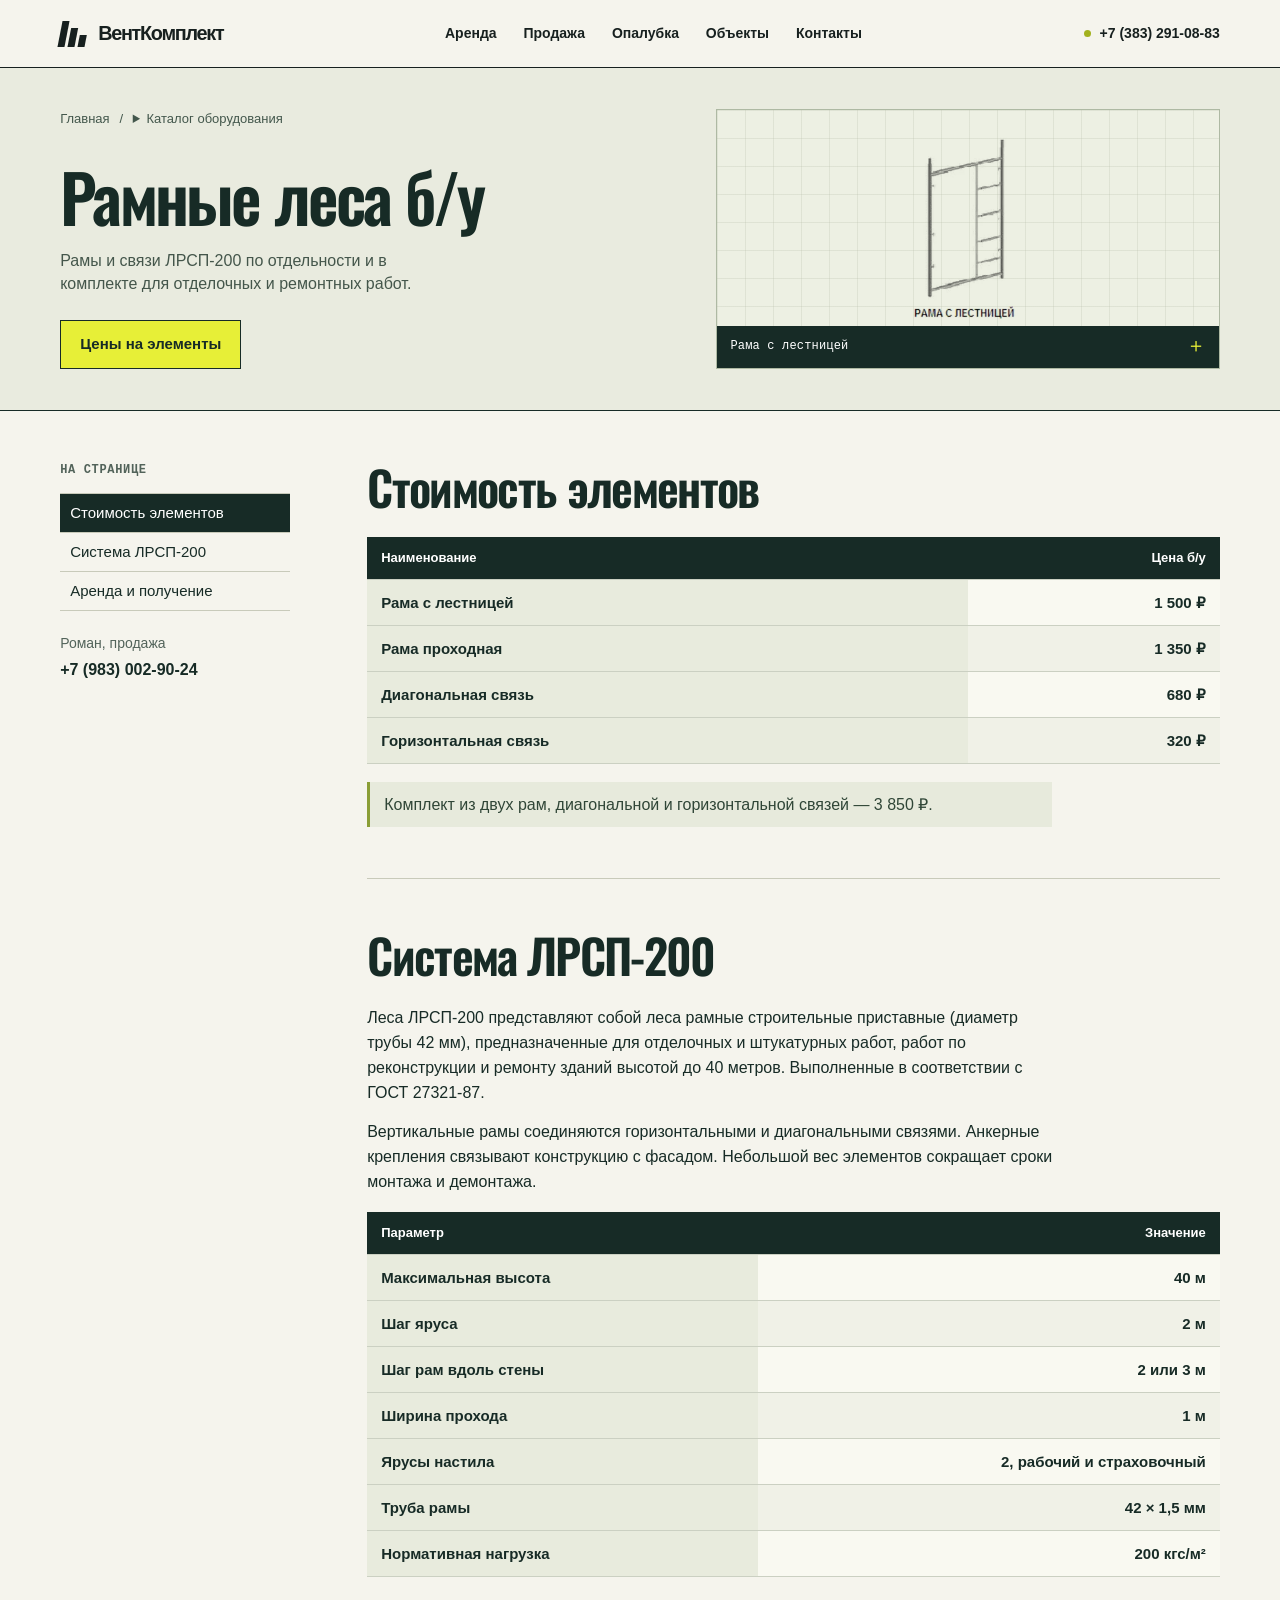
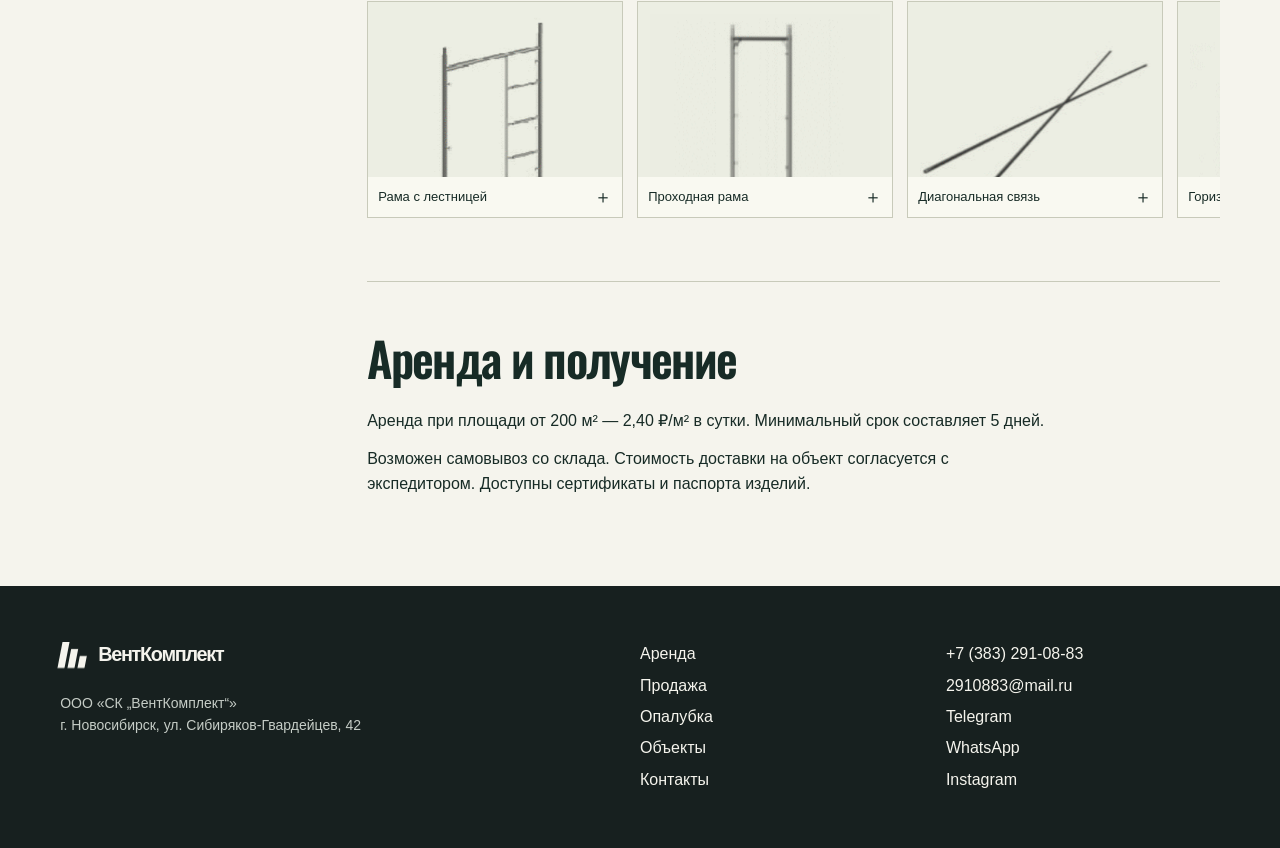
<file: ramnye-lesa.html>
<!DOCTYPE html>
<html lang="ru">
<head>
<meta charset="utf-8"/>
<meta content="width=device-width, initial-scale=1" name="viewport"/>
<meta content="noindex,nofollow" name="robots"/>
<meta content="#e9ee35" name="theme-color"/>
<title>Рамные леса Б/У | СК ВентКомплект</title>
<link href="data:," rel="icon"/>
<link href="site.css" rel="stylesheet"/>
<script defer="" src="site.js"></script>
<link href="catalog-detail.css" rel="stylesheet"/>
<script defer="" src="catalog-detail.js"></script>
</head>
<body><a class="skip" href="#main">К содержанию</a>
<header>
<div class="topbar wrap"><a aria-label="СК ВентКомплект, главная" class="brand" href="index.html"><i aria-hidden="true" class="brandmark"><b></b><b></b><b></b></i><span>ВентКомплект</span></a><button aria-controls="nav" aria-expanded="false" class="menu">Меню</button>
<nav aria-label="Главное меню" id="nav"><a href="arenda-stroitelnyh-lesov.html">Аренда</a><a href="prodazha-stroitelnyh-lesov.html">Продажа</a><a href="opalubka-perekriti.html">Опалубка</a><a href="objects.html">Объекты</a><a href="contacts.html">Контакты</a>
</nav><a class="header-phone" href="tel:+73832910883"><i></i>+7 (383) 291-08-83</a>
</div>
</header>
<main class="cd-main" id="main">
<div class="cd-heading">
<div class="wrap cd-split">
<div class="cd-title">
<div class="cd-bread"><a href="index.html">Главная</a><span>/</span>
<details class="cd-picker">
<summary>Каталог оборудования</summary>
<div><a href="arenda-stroitelnyh-lesov.html">Аренда лесов</a><a href="prodazha-stroitelnyh-lesov.html">Продажа лесов</a><a href="opalubka-perekriti.html">Опалубка перекрытий</a><a aria-current="page" href="ramnye-lesa.html">Рамные леса б/у</a><a href="vyshka-tura.html">Вышки-туры ПСРВ</a><a href="vyshka-tura-vsp.html">Вышки-туры ВСП</a><a href="fasadnaya-setka.html">Фасадная сетка</a><a href="pomost.html">Помосты</a><a href="lestnicy-stremyanki-transformery.html">Лестницы и стремянки</a>
</div>
</details>
</div>
<h1>Рамные леса б/у</h1>
<p>Рамы и связи ЛРСП-200 по отдельности и в комплекте для отделочных и ремонтных работ.</p><a class="cd-action" href="#ceny">Цены на элементы</a>
</div><button aria-label="Увеличить фотографию: Рама с лестницей" class="cd-heroimg" data-photo="assets/5f6ecec354.webp" type="button"><img alt="Рама с лестницей" fetchpriority="high" src="assets/5f6ecec354.webp"/><span class="cd-figcap">Рама с лестницей<span aria-hidden="true">＋</span></span></button>
</div>
</div>
<div class="wrap cd-body">
<aside class="cd-sidebar">
<details class="cd-jump">
<summary>На странице</summary>
<div><a href="#ceny">Стоимость элементов</a><a href="#sistema">Система ЛРСП-200</a><a href="#poluchenie">Аренда и получение</a>
</div>
</details>
<div aria-label="Разделы страницы" class="cd-sidemenu"><span class="cd-eyebrow">На странице</span><a href="#ceny">Стоимость элементов</a><a href="#sistema">Система ЛРСП-200</a><a href="#poluchenie">Аренда и получение</a>
</div>
<div class="cd-sales"><span>Роман, продажа</span><a href="tel:+79830029024">+7 (983) 002-90-24</a>
</div>
</aside>
<article class="cd-content">
<section class="cd-section" id="ceny">
<h2>Стоимость элементов</h2>
<div aria-label="Цены элементов б/у" class="table-scroll cd-table" role="region" tabindex="0">
<table aria-label="Цены элементов б/у">
<thead>
<tr>
<th scope="col">Наименование</th>
<th scope="col">Цена б/у</th>
</tr>
</thead>
<tbody>
<tr>
<th scope="row">Рама с лестницей</th>
<td>1 500 ₽</td>
</tr>
<tr>
<th scope="row">Рама проходная</th>
<td>1 350 ₽</td>
</tr>
<tr>
<th scope="row">Диагональная связь</th>
<td>680 ₽</td>
</tr>
<tr>
<th scope="row">Горизонтальная связь</th>
<td>320 ₽</td>
</tr>
</tbody>
</table>
</div>
<p class="cd-note">Комплект из двух рам, диагональной и горизонтальной связей — 3 850 ₽.</p>
</section>
<section class="cd-section" id="sistema">
<h2>Система ЛРСП-200</h2>
<p>Леса ЛРСП-200 представляют собой леса рамные строительные приставные (диаметр трубы 42 мм), предназначенные для отделочных и штукатурных работ, работ по реконструкции и ремонту зданий высотой до 40 метров. Выполненные в соответствии с ГОСТ 27321-87.</p>
<p>Вертикальные рамы соединяются горизонтальными и диагональными связями. Анкерные крепления связывают конструкцию с фасадом. Небольшой вес элементов сокращает сроки монтажа и демонтажа.</p>
<div aria-label="Характеристики ЛРСП-200" class="table-scroll cd-table" role="region" tabindex="0">
<table aria-label="Характеристики ЛРСП-200">
<thead>
<tr>
<th scope="col">Параметр</th>
<th scope="col">Значение</th>
</tr>
</thead>
<tbody>
<tr>
<th scope="row">Максимальная высота</th>
<td>40 м</td>
</tr>
<tr>
<th scope="row">Шаг яруса</th>
<td>2 м</td>
</tr>
<tr>
<th scope="row">Шаг рам вдоль стены</th>
<td>2 или 3 м</td>
</tr>
<tr>
<th scope="row">Ширина прохода</th>
<td>1 м</td>
</tr>
<tr>
<th scope="row">Ярусы настила</th>
<td>2, рабочий и страховочный</td>
</tr>
<tr>
<th scope="row">Труба рамы</th>
<td>42 × 1,5 мм</td>
</tr>
<tr>
<th scope="row">Нормативная нагрузка</th>
<td>200 кгс/м²</td>
</tr>
</tbody>
</table>
</div>
<div aria-label="Фотографии и чертежи оборудования" class="cd-gallery rail" role="region" tabindex="0"><button aria-label="Увеличить: Рама с лестницей" class="cd-item" data-photo="assets/field/frame-ladder.webp" type="button"><span class="cd-mat"><img alt="Рама с лестницей" loading="lazy" src="assets/field/frame-ladder.webp"/></span><span class="cd-imagecap">Рама с лестницей<span aria-hidden="true">＋</span></span></button><button aria-label="Увеличить: Проходная рама" class="cd-item" data-photo="assets/field/frame-through.webp" type="button"><span class="cd-mat"><img alt="Проходная рама" loading="lazy" src="assets/field/frame-through.webp"/></span><span class="cd-imagecap">Проходная рама<span aria-hidden="true">＋</span></span></button><button aria-label="Увеличить: Диагональная связь" class="cd-item" data-photo="assets/field/diagonal.webp" type="button"><span class="cd-mat"><img alt="Диагональная связь" loading="lazy" src="assets/field/diagonal.webp"/></span><span class="cd-imagecap">Диагональная связь<span aria-hidden="true">＋</span></span></button><button aria-label="Увеличить: Горизонтальная связь" class="cd-item" data-photo="assets/field/horizontal.webp" type="button"><span class="cd-mat"><img alt="Горизонтальная связь" loading="lazy" src="assets/field/horizontal.webp"/></span><span class="cd-imagecap">Горизонтальная связь<span aria-hidden="true">＋</span></span></button><button aria-label="Увеличить: Секция в сборе" class="cd-item" data-photo="assets/field/scaffold-bay.webp" type="button"><span class="cd-mat"><img alt="Секция в сборе" loading="lazy" src="assets/field/scaffold-bay.webp"/></span><span class="cd-imagecap">Секция в сборе<span aria-hidden="true">＋</span></span></button>
</div>
</section>
<section class="cd-section" id="poluchenie">
<h2>Аренда и получение</h2>
<p>Аренда при площади от 200 м² — 2,40 ₽/м² в сутки. Минимальный срок составляет 5 дней.</p>
<p>Возможен самовывоз со склада. Стоимость доставки на объект согласуется с экспедитором. Доступны сертификаты и паспорта изделий.</p>
</section>
</article>
</div>
</main>
<footer>
<div class="wrap footgrid">
<div><a aria-label="СК ВентКомплект, главная" class="brand" href="index.html"><i aria-hidden="true" class="brandmark"><b></b><b></b><b></b></i><span>ВентКомплект</span></a>
<p>ООО «СК „ВентКомплект“»<br/>г. Новосибирск, ул. Сибиряков-Гвардейцев, 42</p>
</div>
<div class="footlinks"><a href="arenda-stroitelnyh-lesov.html">Аренда</a><a href="prodazha-stroitelnyh-lesov.html">Продажа</a><a href="opalubka-perekriti.html">Опалубка</a><a href="objects.html">Объекты</a><a href="contacts.html">Контакты</a>
</div>
<div class="footlinks"><a href="tel:+73832910883">+7 (383) 291-08-83</a><a href="mailto:2910883@mail.ru">2910883@mail.ru</a><a href="https://t.me/KvitkinR">Telegram</a><a href="https://wa.me/79830029024">WhatsApp</a><a href="https://www.instagram.com/lesa_nsk_/">Instagram</a>
</div>
</div>
</footer>
<dialog aria-label="Увеличенная фотография"><button aria-label="Закрыть фотографию" class="close">×</button><img alt=""/>
</dialog>
</body>
</html>
</file>
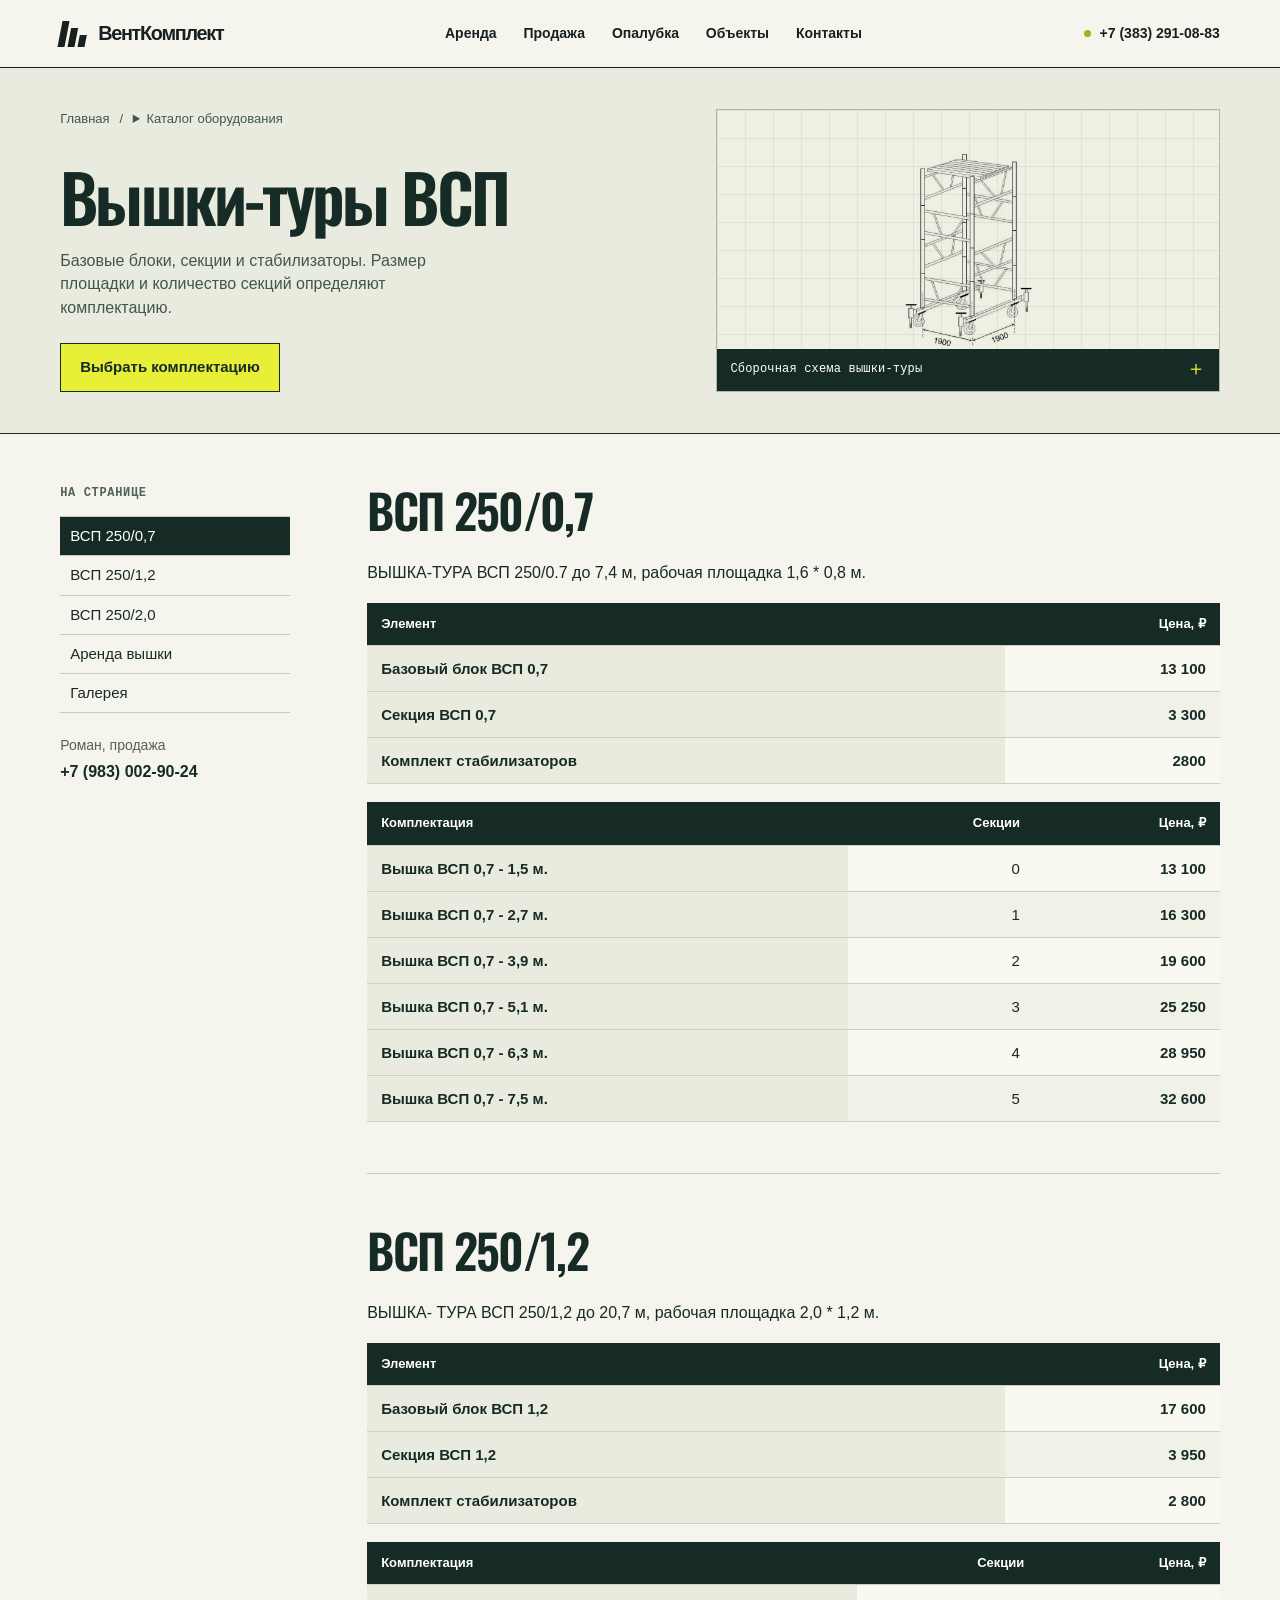
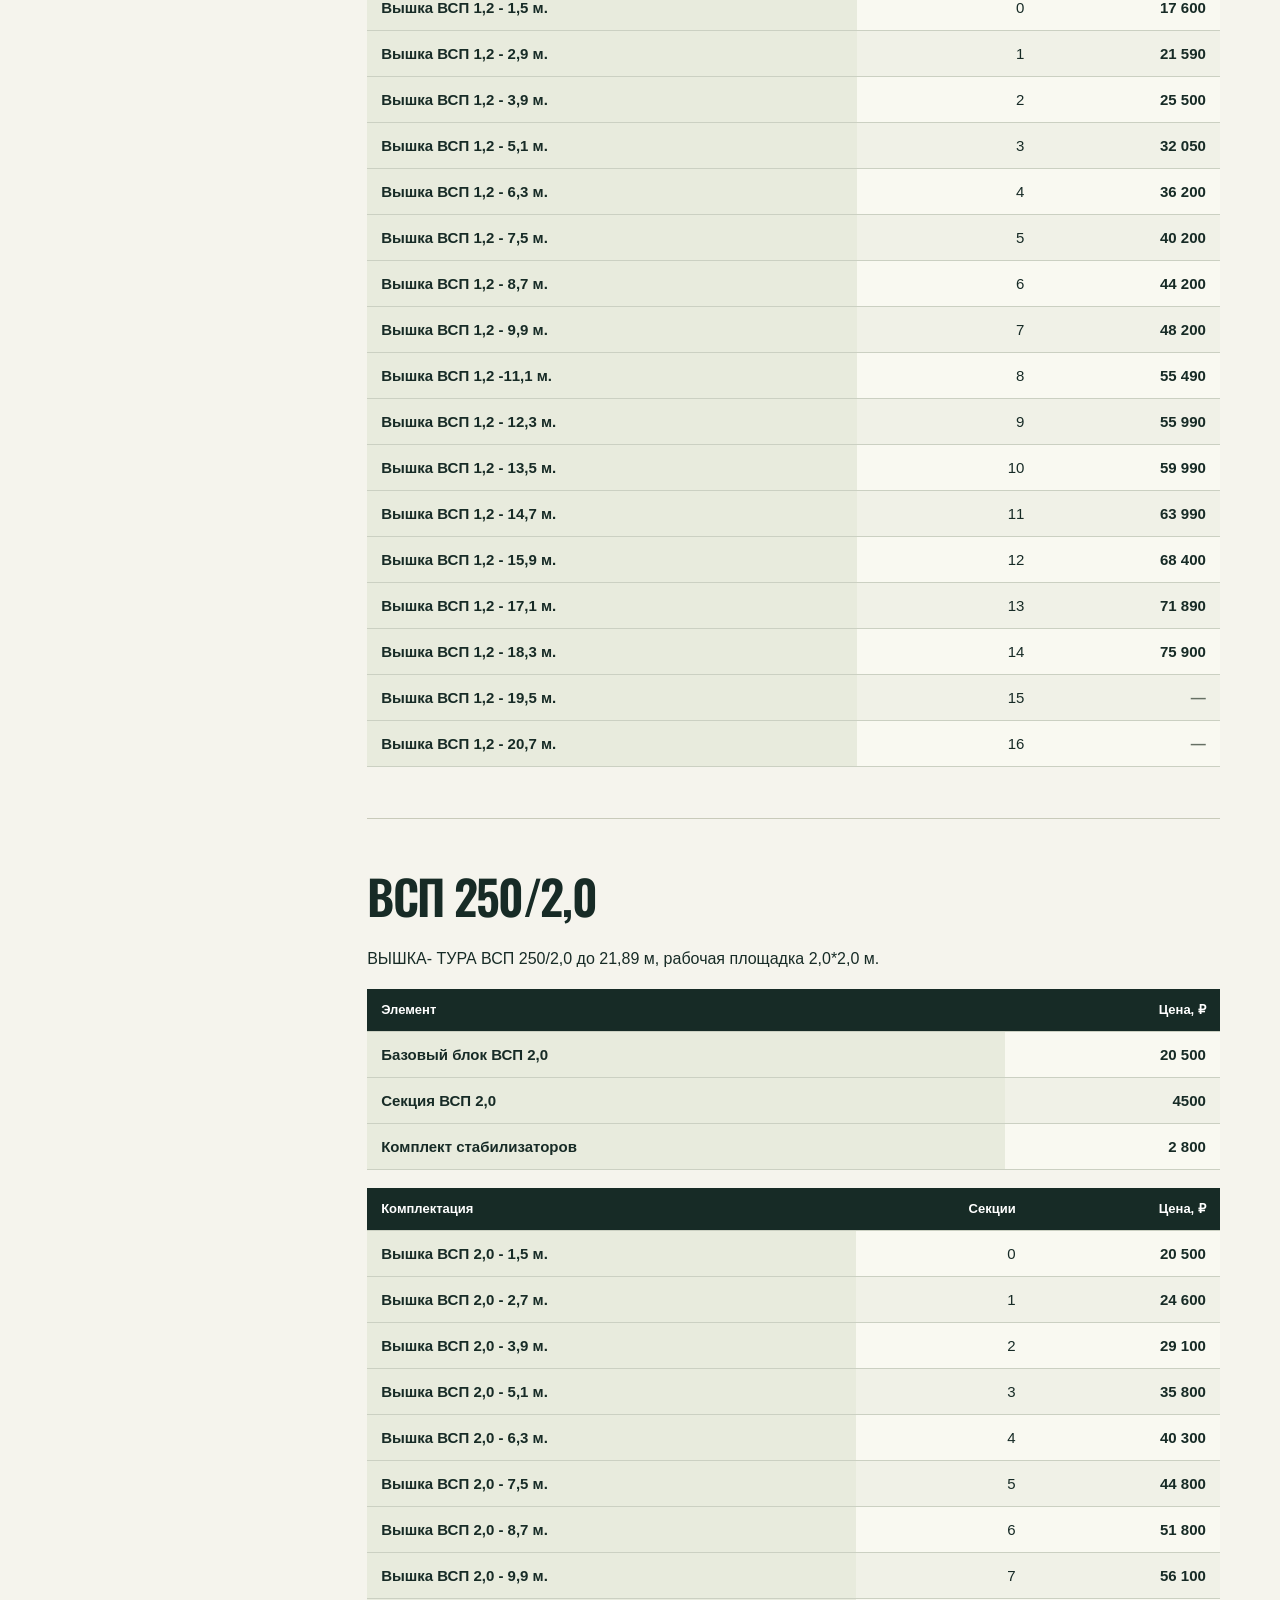
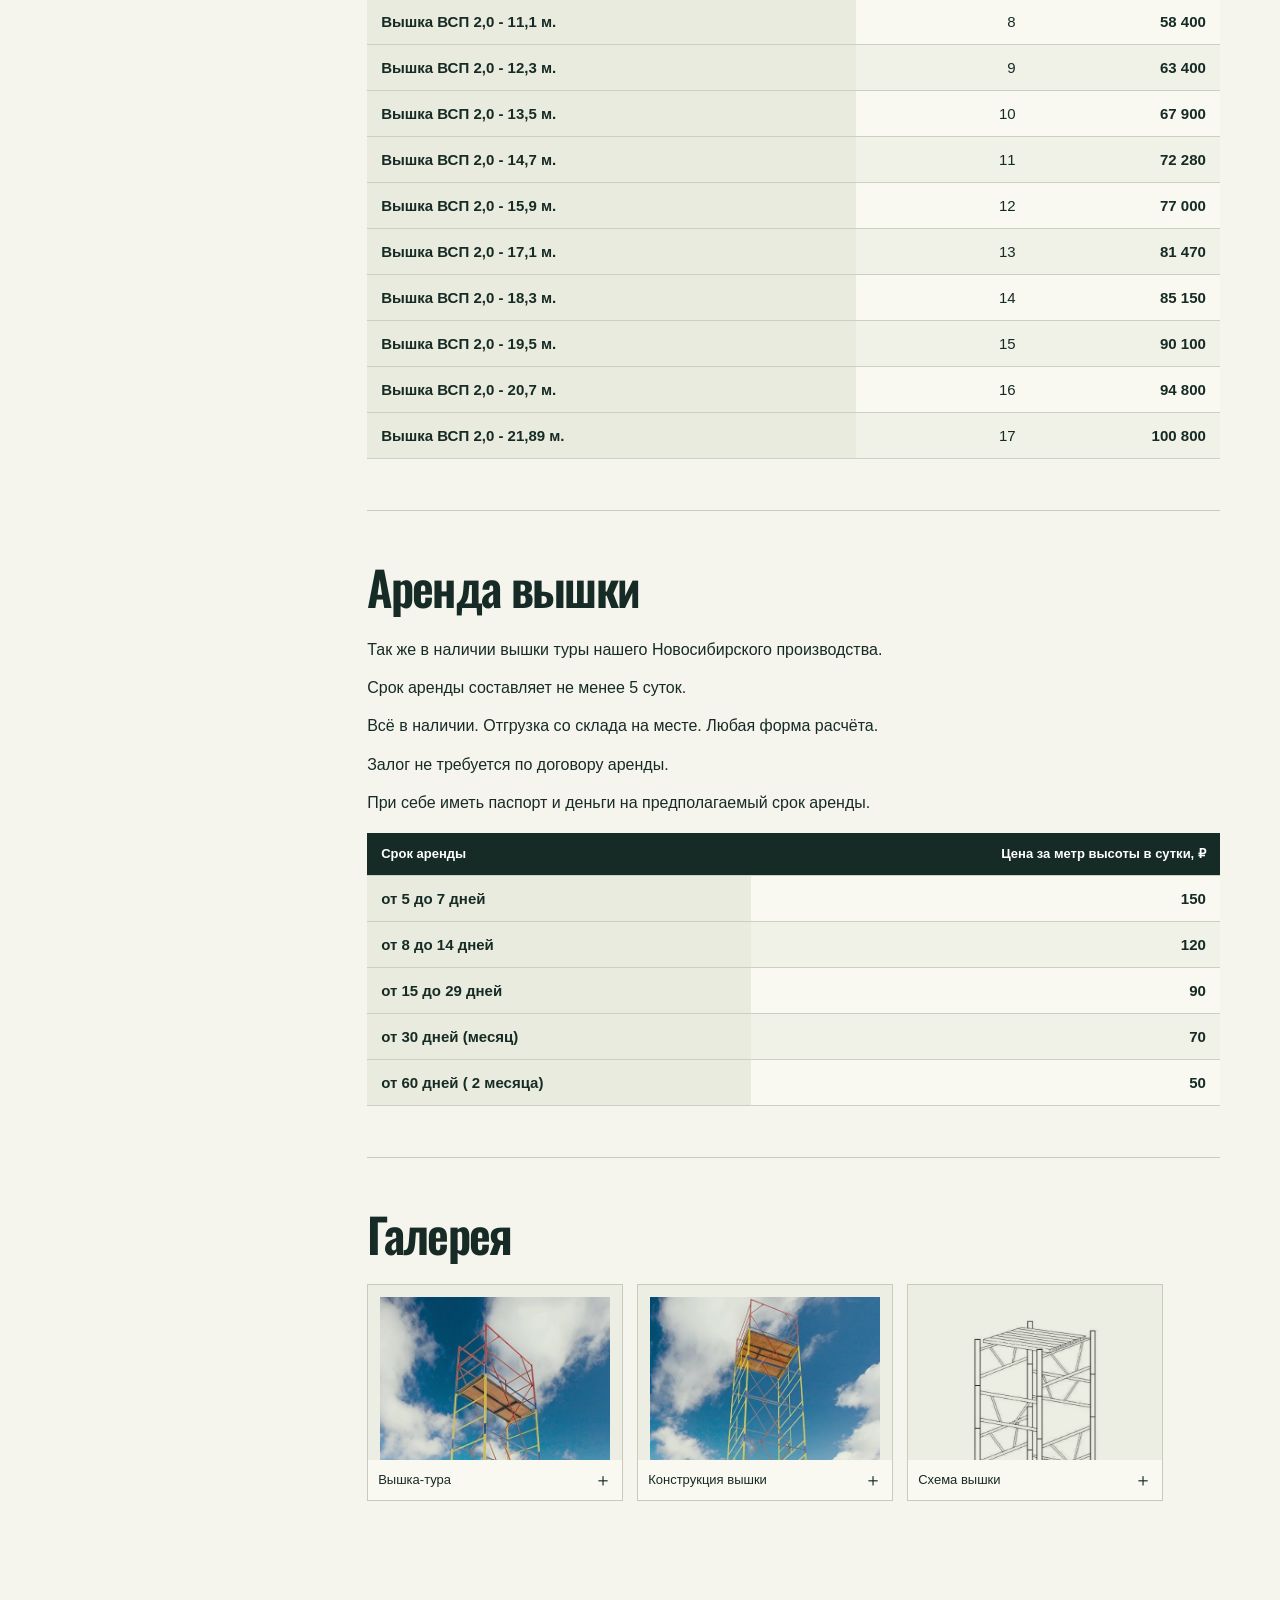
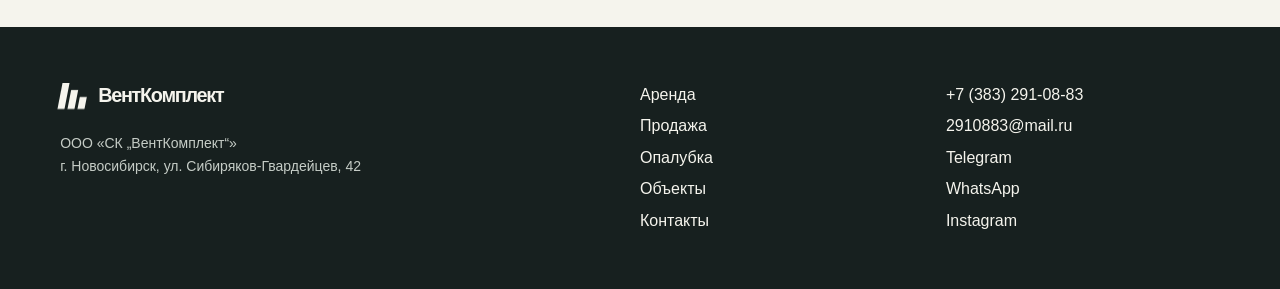
<file: vyshka-tura-vsp.html>
<!DOCTYPE html>
<html lang="ru">
<head>
<meta charset="utf-8"/>
<meta content="width=device-width, initial-scale=1" name="viewport"/>
<meta content="noindex,nofollow" name="robots"/>
<meta content="#e9ee35" name="theme-color"/>
<title>Вышка тура ВСП | СК ВентКомплект</title>
<link href="data:," rel="icon"/>
<link href="site.css" rel="stylesheet"/>
<script defer="" src="site.js"></script>
<link href="catalog-detail.css" rel="stylesheet"/>
<script defer="" src="catalog-detail.js"></script>
</head>
<body><a class="skip" href="#main">К содержанию</a>
<header>
<div class="topbar wrap"><a aria-label="СК ВентКомплект, главная" class="brand" href="index.html"><i aria-hidden="true" class="brandmark"><b></b><b></b><b></b></i><span>ВентКомплект</span></a><button aria-controls="nav" aria-expanded="false" class="menu">Меню</button>
<nav aria-label="Главное меню" id="nav"><a href="arenda-stroitelnyh-lesov.html">Аренда</a><a href="prodazha-stroitelnyh-lesov.html">Продажа</a><a href="opalubka-perekriti.html">Опалубка</a><a href="objects.html">Объекты</a><a href="contacts.html">Контакты</a>
</nav><a class="header-phone" href="tel:+73832910883"><i></i>+7 (383) 291-08-83</a>
</div>
</header>
<main class="cd-main" id="main">
<div class="cd-heading">
<div class="wrap cd-split">
<div class="cd-title">
<div class="cd-bread"><a href="index.html">Главная</a><span>/</span>
<details class="cd-picker">
<summary>Каталог оборудования</summary>
<div><a href="arenda-stroitelnyh-lesov.html">Аренда лесов</a><a href="prodazha-stroitelnyh-lesov.html">Продажа лесов</a><a href="opalubka-perekriti.html">Опалубка перекрытий</a><a href="ramnye-lesa.html">Рамные леса б/у</a><a href="vyshka-tura.html">Вышки-туры ПСРВ</a><a aria-current="page" href="vyshka-tura-vsp.html">Вышки-туры ВСП</a><a href="fasadnaya-setka.html">Фасадная сетка</a><a href="pomost.html">Помосты</a><a href="lestnicy-stremyanki-transformery.html">Лестницы и стремянки</a>
</div>
</details>
</div>
<h1>Вышки-туры ВСП</h1>
<p>Базовые блоки, секции и стабилизаторы. Размер площадки и количество секций определяют комплектацию.</p><a class="cd-action" href="#vsp-07">Выбрать комплектацию</a>
</div><button aria-label="Увеличить фотографию: Сборочная схема вышки-туры" class="cd-heroimg" data-photo="assets/086b377814.webp" type="button"><img alt="Сборочная схема вышки-туры" fetchpriority="high" src="assets/086b377814.webp"/><span class="cd-figcap">Сборочная схема вышки-туры<span aria-hidden="true">＋</span></span></button>
</div>
</div>
<div class="wrap cd-body">
<aside class="cd-sidebar">
<details class="cd-jump">
<summary>На странице</summary>
<div><a href="#vsp-07">ВСП 250/0,7</a><a href="#vsp-12">ВСП 250/1,2</a><a href="#vsp-20">ВСП 250/2,0</a><a href="#arenda">Аренда вышки</a><a href="#foto">Галерея</a>
</div>
</details>
<div aria-label="Разделы страницы" class="cd-sidemenu"><span class="cd-eyebrow">На странице</span><a href="#vsp-07">ВСП 250/0,7</a><a href="#vsp-12">ВСП 250/1,2</a><a href="#vsp-20">ВСП 250/2,0</a><a href="#arenda">Аренда вышки</a><a href="#foto">Галерея</a>
</div>
<div class="cd-sales"><span>Роман, продажа</span><a href="tel:+79830029024">+7 (983) 002-90-24</a>
</div>
</aside>
<article class="cd-content">
<section class="cd-section" id="vsp-07">
<h2>ВСП 250/0,7</h2>
<p>ВЫШКА-ТУРА ВСП 250/0.7 до 7,4 м, рабочая площадка 1,6 * 0,8 м.</p>
<div aria-label="Базовые элементы ВСП 250/0,7" class="table-scroll cd-table" role="region" tabindex="0">
<table aria-label="Базовые элементы ВСП 250/0,7">
<thead>
<tr>
<th scope="col">Элемент</th>
<th scope="col">Цена, ₽</th>
</tr>
</thead>
<tbody>
<tr>
<th scope="row">Базовый блок ВСП 0,7</th>
<td>13 100</td>
</tr>
<tr>
<th scope="row">Секция ВСП 0,7</th>
<td>3 300</td>
</tr>
<tr>
<th scope="row">Комплект стабилизаторов</th>
<td>2800</td>
</tr>
</tbody>
</table>
</div>
<div aria-label="Комплектации ВСП 250/0,7" class="table-scroll cd-table" role="region" tabindex="0">
<table aria-label="Комплектации ВСП 250/0,7">
<thead>
<tr>
<th scope="col">Комплектация</th>
<th scope="col">Секции</th>
<th scope="col">Цена, ₽</th>
</tr>
</thead>
<tbody>
<tr>
<th scope="row">Вышка ВСП 0,7 - 1,5 м.</th>
<td>0</td>
<td>13 100</td>
</tr>
<tr>
<th scope="row">Вышка ВСП 0,7 - 2,7 м.</th>
<td>1</td>
<td>16 300</td>
</tr>
<tr>
<th scope="row">Вышка ВСП 0,7 - 3,9 м.</th>
<td>2</td>
<td>19 600</td>
</tr>
<tr>
<th scope="row">Вышка ВСП 0,7 - 5,1 м.</th>
<td>3</td>
<td>25 250</td>
</tr>
<tr>
<th scope="row">Вышка ВСП 0,7 - 6,3 м.</th>
<td>4</td>
<td>28 950</td>
</tr>
<tr>
<th scope="row">Вышка ВСП 0,7 - 7,5 м.</th>
<td>5</td>
<td>32 600</td>
</tr>
</tbody>
</table>
</div>
</section>
<section class="cd-section" id="vsp-12">
<h2>ВСП 250/1,2</h2>
<p>ВЫШКА- ТУРА ВСП 250/1,2 до 20,7 м, рабочая площадка 2,0 * 1,2 м.</p>
<div aria-label="Базовые элементы ВСП 250/1,2" class="table-scroll cd-table" role="region" tabindex="0">
<table aria-label="Базовые элементы ВСП 250/1,2">
<thead>
<tr>
<th scope="col">Элемент</th>
<th scope="col">Цена, ₽</th>
</tr>
</thead>
<tbody>
<tr>
<th scope="row">Базовый блок ВСП 1,2</th>
<td>17 600</td>
</tr>
<tr>
<th scope="row">Секция ВСП 1,2</th>
<td>3 950</td>
</tr>
<tr>
<th scope="row">Комплект стабилизаторов</th>
<td>2 800</td>
</tr>
</tbody>
</table>
</div>
<div aria-label="Комплектации ВСП 250/1,2" class="table-scroll cd-table" role="region" tabindex="0">
<table aria-label="Комплектации ВСП 250/1,2">
<thead>
<tr>
<th scope="col">Комплектация</th>
<th scope="col">Секции</th>
<th scope="col">Цена, ₽</th>
</tr>
</thead>
<tbody>
<tr>
<th scope="row">Вышка ВСП 1,2 - 1,5 м.</th>
<td>0</td>
<td>17 600</td>
</tr>
<tr>
<th scope="row">Вышка ВСП 1,2 - 2,9 м.</th>
<td>1</td>
<td>21 590</td>
</tr>
<tr>
<th scope="row">Вышка ВСП 1,2 - 3,9 м.</th>
<td>2</td>
<td>25 500</td>
</tr>
<tr>
<th scope="row">Вышка ВСП 1,2 - 5,1 м.</th>
<td>3</td>
<td>32 050</td>
</tr>
<tr>
<th scope="row">Вышка ВСП 1,2 - 6,3 м.</th>
<td>4</td>
<td>36 200</td>
</tr>
<tr>
<th scope="row">Вышка ВСП 1,2 - 7,5 м.</th>
<td>5</td>
<td>40 200</td>
</tr>
<tr>
<th scope="row">Вышка ВСП 1,2 - 8,7 м.</th>
<td>6</td>
<td>44 200</td>
</tr>
<tr>
<th scope="row">Вышка ВСП 1,2 - 9,9 м.</th>
<td>7</td>
<td>48 200</td>
</tr>
<tr>
<th scope="row">Вышка ВСП 1,2 -11,1 м.</th>
<td>8</td>
<td>55 490</td>
</tr>
<tr>
<th scope="row">Вышка ВСП 1,2 - 12,3 м.</th>
<td>9</td>
<td>55 990</td>
</tr>
<tr>
<th scope="row">Вышка ВСП 1,2 - 13,5 м.</th>
<td>10</td>
<td>59 990</td>
</tr>
<tr>
<th scope="row">Вышка ВСП 1,2 - 14,7 м.</th>
<td>11</td>
<td>63 990</td>
</tr>
<tr>
<th scope="row">Вышка ВСП 1,2 - 15,9 м.</th>
<td>12</td>
<td>68 400</td>
</tr>
<tr>
<th scope="row">Вышка ВСП 1,2 - 17,1 м.</th>
<td>13</td>
<td>71 890</td>
</tr>
<tr>
<th scope="row">Вышка ВСП 1,2 - 18,3 м.</th>
<td>14</td>
<td>75 900</td>
</tr>
<tr>
<th scope="row">Вышка ВСП 1,2 - 19,5 м.</th>
<td>15</td>
<td><span aria-label="Не указано">—</span></td>
</tr>
<tr>
<th scope="row">Вышка ВСП 1,2 - 20,7 м.</th>
<td>16</td>
<td><span aria-label="Не указано">—</span></td>
</tr>
</tbody>
</table>
</div>
</section>
<section class="cd-section" id="vsp-20">
<h2>ВСП 250/2,0</h2>
<p>ВЫШКА- ТУРА ВСП 250/2,0 до 21,89 м, рабочая площадка 2,0*2,0 м.</p>
<div aria-label="Базовые элементы ВСП 250/2,0" class="table-scroll cd-table" role="region" tabindex="0">
<table aria-label="Базовые элементы ВСП 250/2,0">
<thead>
<tr>
<th scope="col">Элемент</th>
<th scope="col">Цена, ₽</th>
</tr>
</thead>
<tbody>
<tr>
<th scope="row">Базовый блок ВСП 2,0</th>
<td>20 500</td>
</tr>
<tr>
<th scope="row">Секция ВСП 2,0</th>
<td>4500</td>
</tr>
<tr>
<th scope="row">Комплект стабилизаторов</th>
<td>2 800</td>
</tr>
</tbody>
</table>
</div>
<div aria-label="Комплектации ВСП 250/2,0" class="table-scroll cd-table" role="region" tabindex="0">
<table aria-label="Комплектации ВСП 250/2,0">
<thead>
<tr>
<th scope="col">Комплектация</th>
<th scope="col">Секции</th>
<th scope="col">Цена, ₽</th>
</tr>
</thead>
<tbody>
<tr>
<th scope="row">Вышка ВСП 2,0 - 1,5 м.</th>
<td>0</td>
<td>20 500</td>
</tr>
<tr>
<th scope="row">Вышка ВСП 2,0 - 2,7 м.</th>
<td>1</td>
<td>24 600</td>
</tr>
<tr>
<th scope="row">Вышка ВСП 2,0 - 3,9 м.</th>
<td>2</td>
<td>29 100</td>
</tr>
<tr>
<th scope="row">Вышка ВСП 2,0 - 5,1 м.</th>
<td>3</td>
<td>35 800</td>
</tr>
<tr>
<th scope="row">Вышка ВСП 2,0 - 6,3 м.</th>
<td>4</td>
<td>40 300</td>
</tr>
<tr>
<th scope="row">Вышка ВСП 2,0 - 7,5 м.</th>
<td>5</td>
<td>44 800</td>
</tr>
<tr>
<th scope="row">Вышка ВСП 2,0 - 8,7 м.</th>
<td>6</td>
<td>51 800</td>
</tr>
<tr>
<th scope="row">Вышка ВСП 2,0 - 9,9 м.</th>
<td>7</td>
<td>56 100</td>
</tr>
<tr>
<th scope="row">Вышка ВСП 2,0 - 11,1 м.</th>
<td>8</td>
<td>58 400</td>
</tr>
<tr>
<th scope="row">Вышка ВСП 2,0 - 12,3 м.</th>
<td>9</td>
<td>63 400</td>
</tr>
<tr>
<th scope="row">Вышка ВСП 2,0 - 13,5 м.</th>
<td>10</td>
<td>67 900</td>
</tr>
<tr>
<th scope="row">Вышка ВСП 2,0 - 14,7 м.</th>
<td>11</td>
<td>72 280</td>
</tr>
<tr>
<th scope="row">Вышка ВСП 2,0 - 15,9 м.</th>
<td>12</td>
<td>77 000</td>
</tr>
<tr>
<th scope="row">Вышка ВСП 2,0 - 17,1 м.</th>
<td>13</td>
<td>81 470</td>
</tr>
<tr>
<th scope="row">Вышка ВСП 2,0 - 18,3 м.</th>
<td>14</td>
<td>85 150</td>
</tr>
<tr>
<th scope="row">Вышка ВСП 2,0 - 19,5 м.</th>
<td>15</td>
<td>90 100</td>
</tr>
<tr>
<th scope="row">Вышка ВСП 2,0 - 20,7 м.</th>
<td>16</td>
<td>94 800</td>
</tr>
<tr>
<th scope="row">Вышка ВСП 2,0 - 21,89 м.</th>
<td>17</td>
<td>100 800</td>
</tr>
</tbody>
</table>
</div>
</section>
<section class="cd-section" id="arenda">
<h2>Аренда вышки</h2>
<p>Так же в наличии вышки туры нашего Новосибирского производства.</p>
<p>Срок аренды составляет не менее 5 суток.</p>
<p>Всё в наличии. Отгрузка со склада на месте. Любая форма расчёта.</p>
<p>Залог не требуется по договору аренды.</p>
<p>При себе иметь паспорт и деньги на предполагаемый срок аренды.</p>
<div aria-label="Аренда вышки" class="table-scroll cd-table" role="region" tabindex="0">
<table aria-label="Аренда вышки">
<thead>
<tr>
<th scope="col">Срок аренды</th>
<th scope="col">Цена за метр высоты в сутки, ₽</th>
</tr>
</thead>
<tbody>
<tr>
<th scope="row">от 5 до 7 дней</th>
<td>150</td>
</tr>
<tr>
<th scope="row">от 8 до 14 дней</th>
<td>120</td>
</tr>
<tr>
<th scope="row">от 15 до 29 дней</th>
<td>90</td>
</tr>
<tr>
<th scope="row">от 30 дней (месяц)</th>
<td>70</td>
</tr>
<tr>
<th scope="row">от 60 дней ( 2 месяца)</th>
<td>50</td>
</tr>
</tbody>
</table>
</div>
</section>
<section class="cd-section" id="foto">
<h2>Галерея</h2>
<div aria-label="Фотографии и чертежи оборудования" class="cd-gallery rail" role="region" tabindex="0"><button aria-label="Увеличить: Вышка-тура" class="cd-item" data-photo="assets/60aa02b5ca.webp" type="button"><span class="cd-mat"><img alt="Вышка-тура" loading="lazy" src="assets/60aa02b5ca.webp"/></span><span class="cd-imagecap">Вышка-тура<span aria-hidden="true">＋</span></span></button><button aria-label="Увеличить: Конструкция вышки" class="cd-item" data-photo="assets/a29258925b.webp" type="button"><span class="cd-mat"><img alt="Конструкция вышки" loading="lazy" src="assets/a29258925b.webp"/></span><span class="cd-imagecap">Конструкция вышки<span aria-hidden="true">＋</span></span></button><button aria-label="Увеличить: Схема вышки" class="cd-item" data-photo="assets/086b377814.webp" type="button"><span class="cd-mat"><img alt="Схема вышки" loading="lazy" src="assets/086b377814.webp"/></span><span class="cd-imagecap">Схема вышки<span aria-hidden="true">＋</span></span></button>
</div>
</section>
</article>
</div>
</main>
<footer>
<div class="wrap footgrid">
<div><a aria-label="СК ВентКомплект, главная" class="brand" href="index.html"><i aria-hidden="true" class="brandmark"><b></b><b></b><b></b></i><span>ВентКомплект</span></a>
<p>ООО «СК „ВентКомплект“»<br/>г. Новосибирск, ул. Сибиряков-Гвардейцев, 42</p>
</div>
<div class="footlinks"><a href="arenda-stroitelnyh-lesov.html">Аренда</a><a href="prodazha-stroitelnyh-lesov.html">Продажа</a><a href="opalubka-perekriti.html">Опалубка</a><a href="objects.html">Объекты</a><a href="contacts.html">Контакты</a>
</div>
<div class="footlinks"><a href="tel:+73832910883">+7 (383) 291-08-83</a><a href="mailto:2910883@mail.ru">2910883@mail.ru</a><a href="https://t.me/KvitkinR">Telegram</a><a href="https://wa.me/79830029024">WhatsApp</a><a href="https://www.instagram.com/lesa_nsk_/">Instagram</a>
</div>
</div>
</footer>
<dialog aria-label="Увеличенная фотография"><button aria-label="Закрыть фотографию" class="close">×</button><img alt=""/>
</dialog>
</body>
</html>
</file>
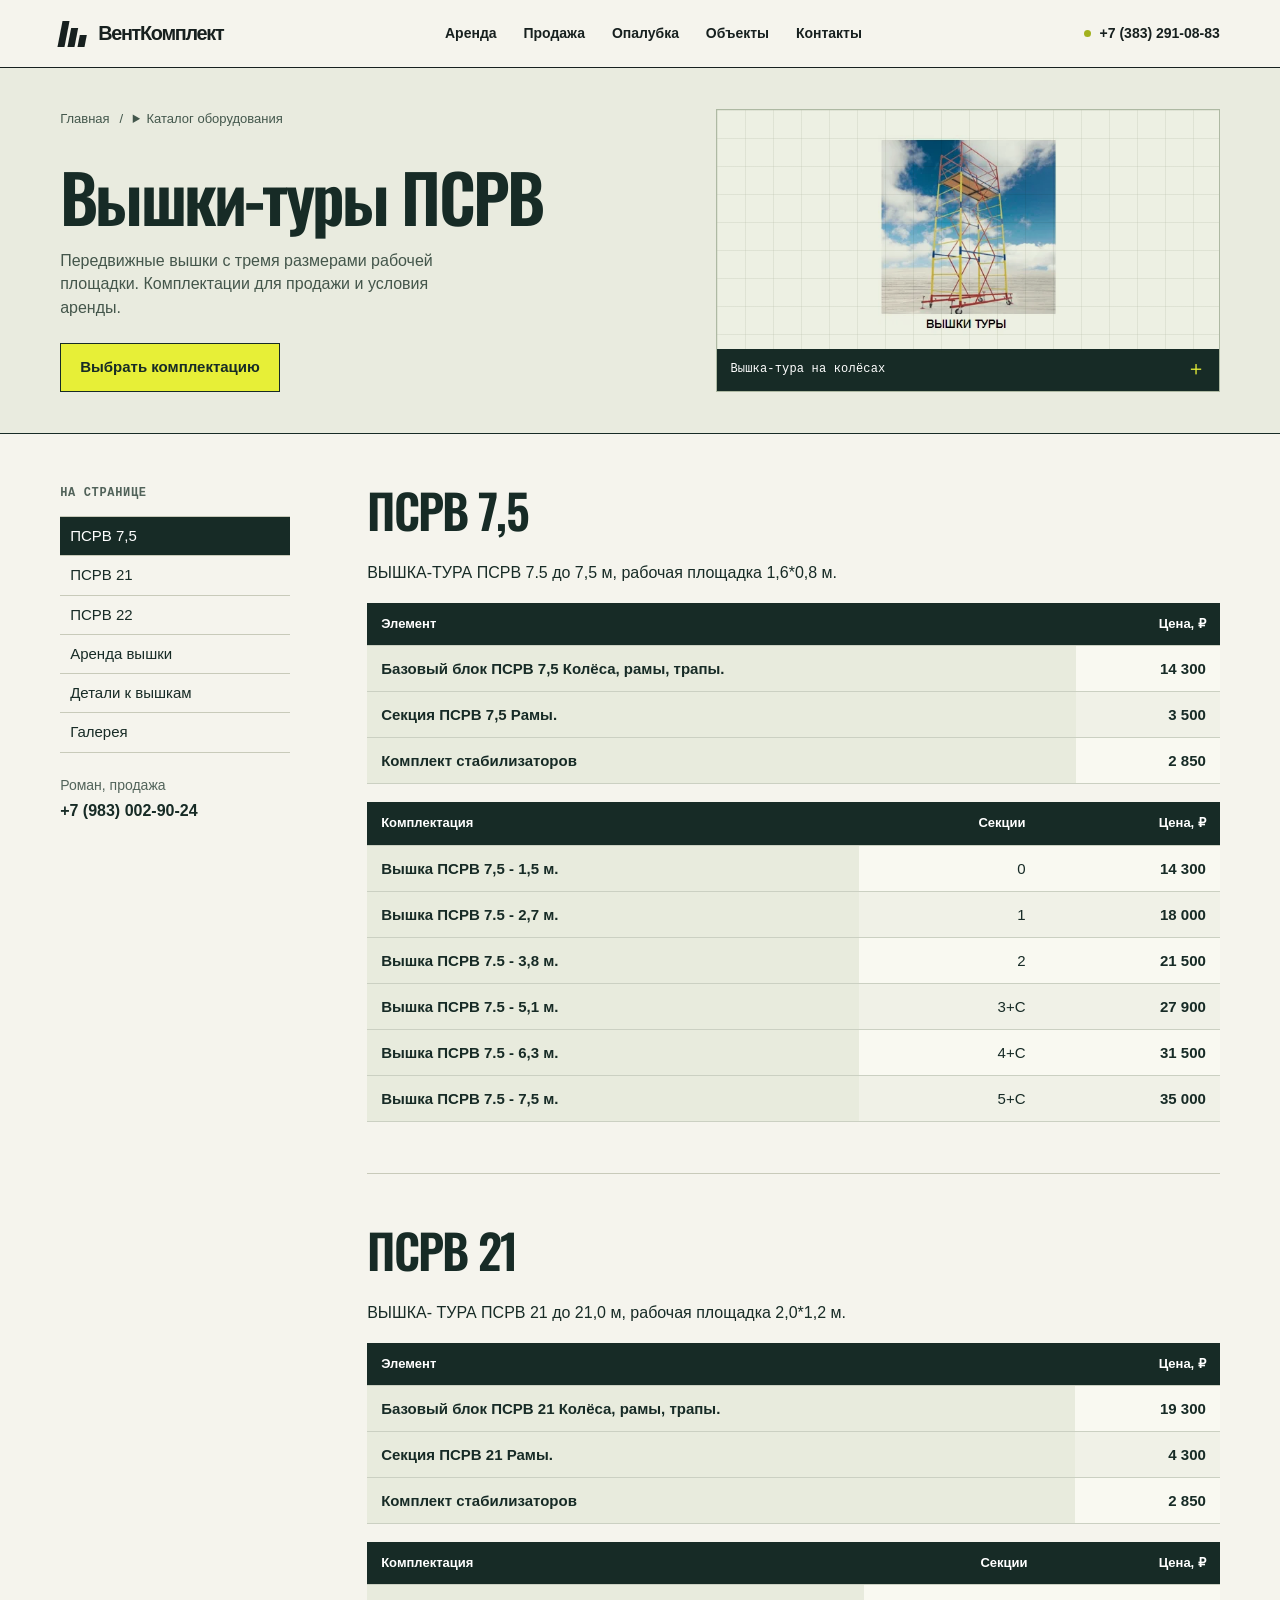
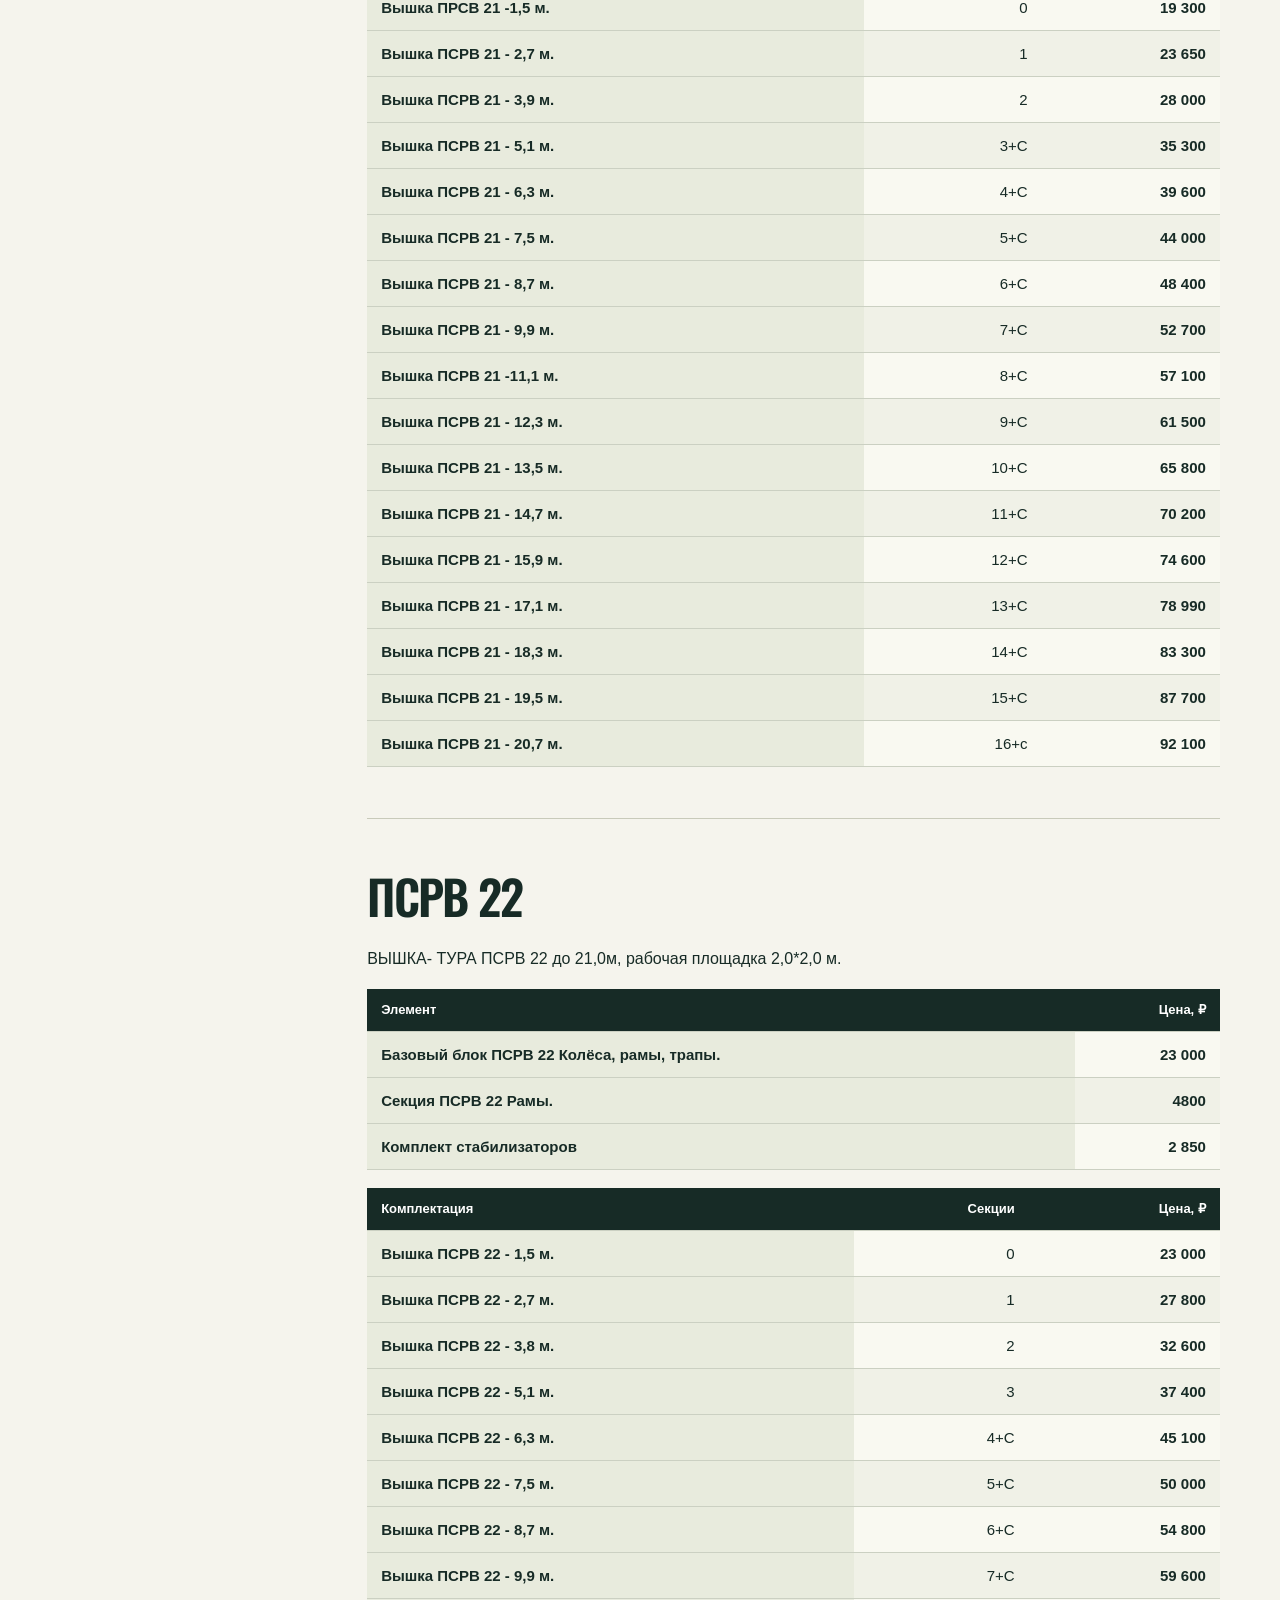
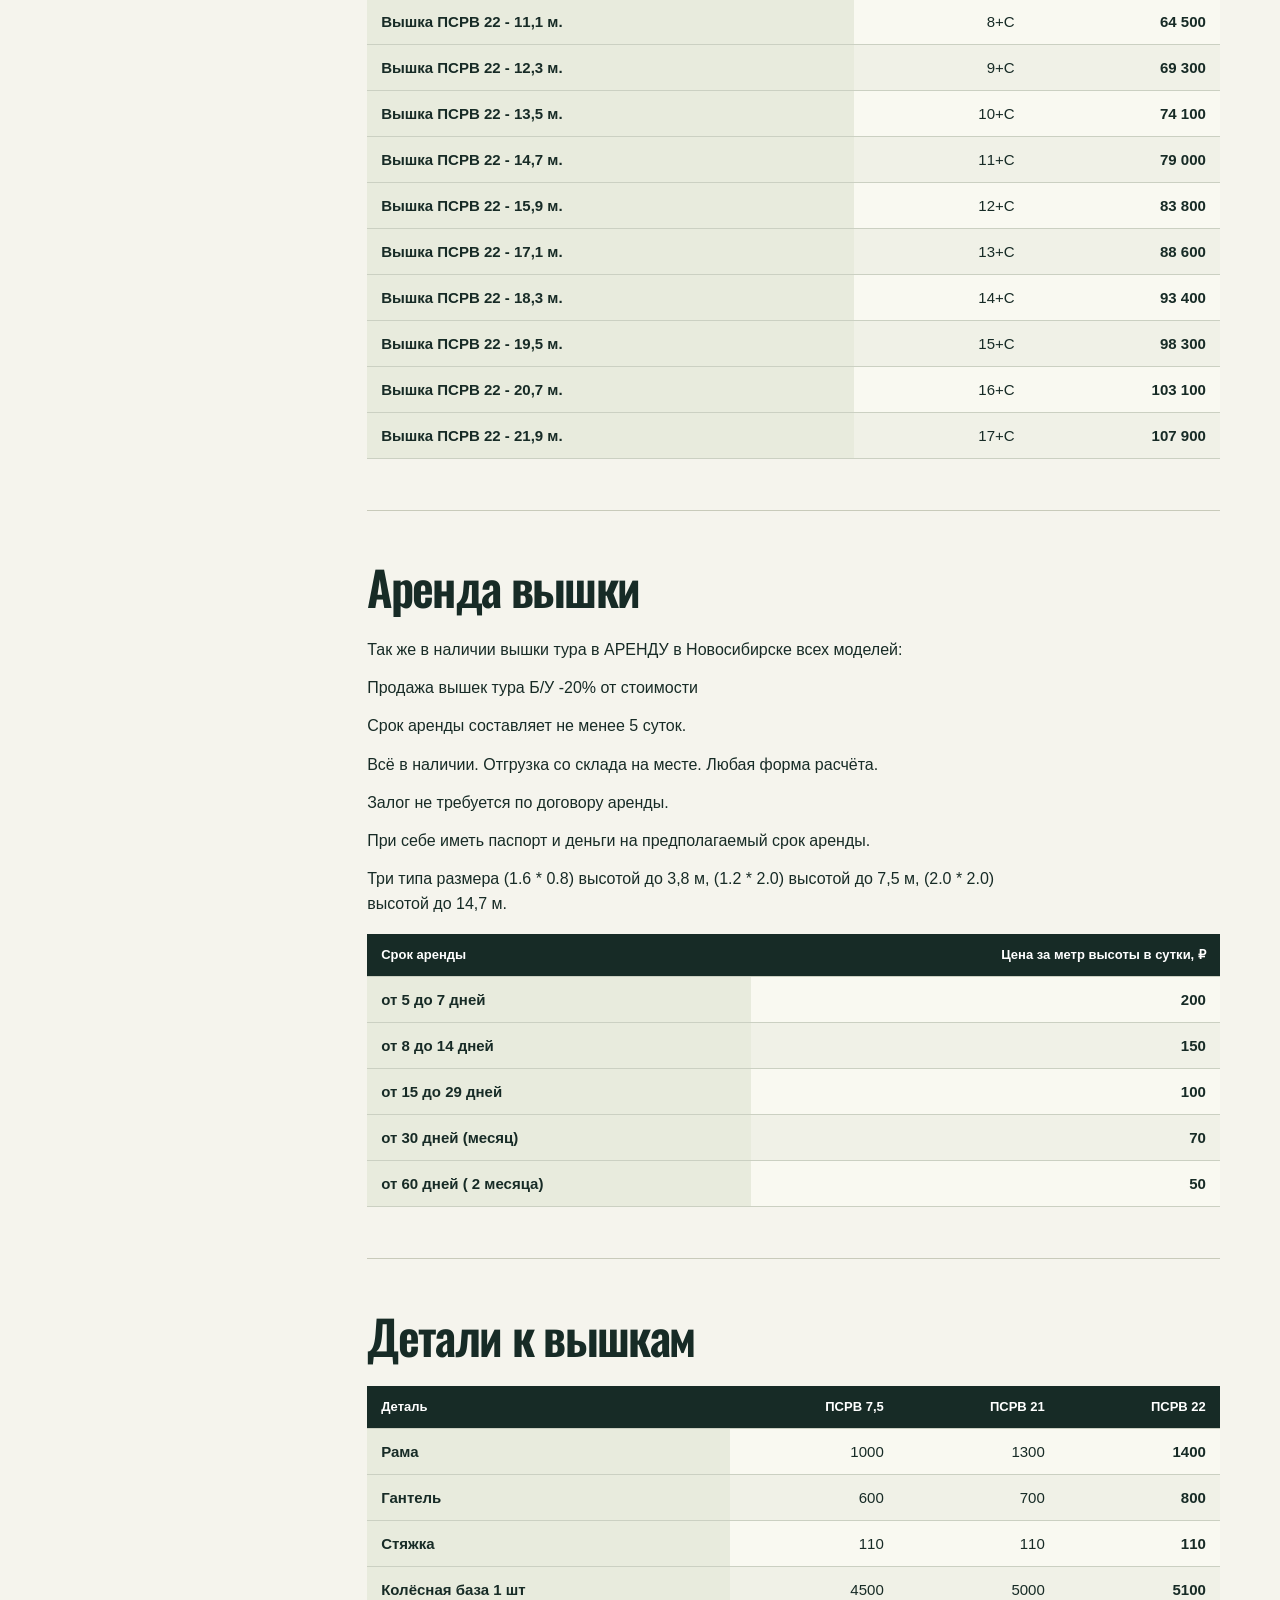
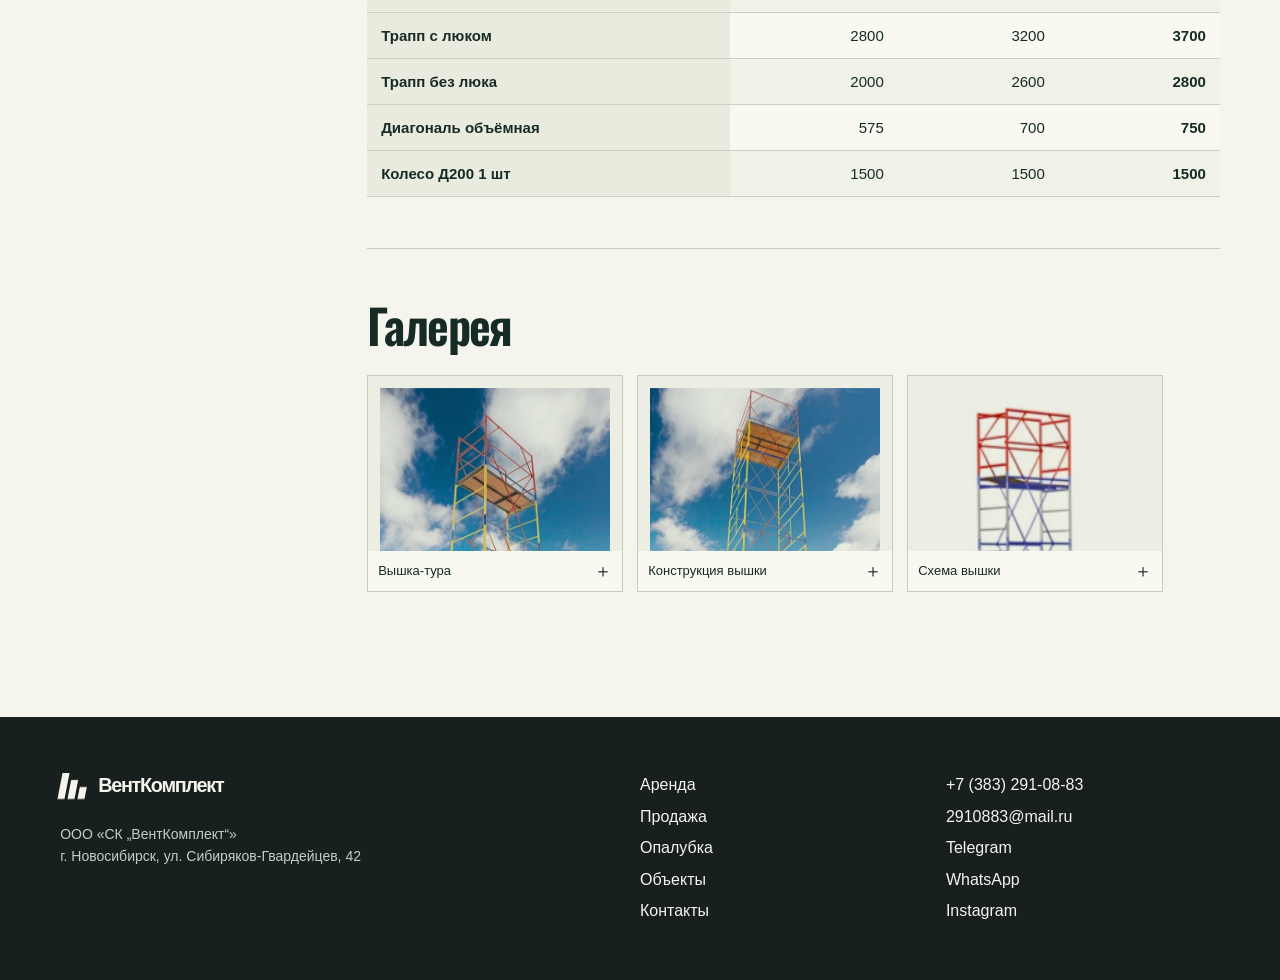
<file: vyshka-tura.html>
<!DOCTYPE html>
<html lang="ru">
<head>
<meta charset="utf-8"/>
<meta content="width=device-width, initial-scale=1" name="viewport"/>
<meta content="noindex,nofollow" name="robots"/>
<meta content="#e9ee35" name="theme-color"/>
<title>Вышка тура | СК ВентКомплект</title>
<link href="data:," rel="icon"/>
<link href="site.css" rel="stylesheet"/>
<script defer="" src="site.js"></script>
<link href="catalog-detail.css" rel="stylesheet"/>
<script defer="" src="catalog-detail.js"></script>
</head>
<body><a class="skip" href="#main">К содержанию</a>
<header>
<div class="topbar wrap"><a aria-label="СК ВентКомплект, главная" class="brand" href="index.html"><i aria-hidden="true" class="brandmark"><b></b><b></b><b></b></i><span>ВентКомплект</span></a><button aria-controls="nav" aria-expanded="false" class="menu">Меню</button>
<nav aria-label="Главное меню" id="nav"><a href="arenda-stroitelnyh-lesov.html">Аренда</a><a href="prodazha-stroitelnyh-lesov.html">Продажа</a><a href="opalubka-perekriti.html">Опалубка</a><a href="objects.html">Объекты</a><a href="contacts.html">Контакты</a>
</nav><a class="header-phone" href="tel:+73832910883"><i></i>+7 (383) 291-08-83</a>
</div>
</header>
<main class="cd-main" id="main">
<div class="cd-heading">
<div class="wrap cd-split">
<div class="cd-title">
<div class="cd-bread"><a href="index.html">Главная</a><span>/</span>
<details class="cd-picker">
<summary>Каталог оборудования</summary>
<div><a href="arenda-stroitelnyh-lesov.html">Аренда лесов</a><a href="prodazha-stroitelnyh-lesov.html">Продажа лесов</a><a href="opalubka-perekriti.html">Опалубка перекрытий</a><a href="ramnye-lesa.html">Рамные леса б/у</a><a aria-current="page" href="vyshka-tura.html">Вышки-туры ПСРВ</a><a href="vyshka-tura-vsp.html">Вышки-туры ВСП</a><a href="fasadnaya-setka.html">Фасадная сетка</a><a href="pomost.html">Помосты</a><a href="lestnicy-stremyanki-transformery.html">Лестницы и стремянки</a>
</div>
</details>
</div>
<h1>Вышки-туры ПСРВ</h1>
<p>Передвижные вышки с тремя размерами рабочей площадки. Комплектации для продажи и условия аренды.</p><a class="cd-action" href="#psrv-75">Выбрать комплектацию</a>
</div><button aria-label="Увеличить фотографию: Вышка-тура на колёсах" class="cd-heroimg" data-photo="assets/5a26d6ca0f.webp" type="button"><img alt="Вышка-тура на колёсах" fetchpriority="high" src="assets/5a26d6ca0f.webp"/><span class="cd-figcap">Вышка-тура на колёсах<span aria-hidden="true">＋</span></span></button>
</div>
</div>
<div class="wrap cd-body">
<aside class="cd-sidebar">
<details class="cd-jump">
<summary>На странице</summary>
<div><a href="#psrv-75">ПСРВ 7,5</a><a href="#psrv-21">ПСРВ 21</a><a href="#psrv-22">ПСРВ 22</a><a href="#arenda">Аренда вышки</a><a href="#detali">Детали к вышкам</a><a href="#foto">Галерея</a>
</div>
</details>
<div aria-label="Разделы страницы" class="cd-sidemenu"><span class="cd-eyebrow">На странице</span><a href="#psrv-75">ПСРВ 7,5</a><a href="#psrv-21">ПСРВ 21</a><a href="#psrv-22">ПСРВ 22</a><a href="#arenda">Аренда вышки</a><a href="#detali">Детали к вышкам</a><a href="#foto">Галерея</a>
</div>
<div class="cd-sales"><span>Роман, продажа</span><a href="tel:+79830029024">+7 (983) 002-90-24</a>
</div>
</aside>
<article class="cd-content">
<section class="cd-section" id="psrv-75">
<h2>ПСРВ 7,5</h2>
<p>ВЫШКА-ТУРА ПСРВ 7.5 до 7,5 м, рабочая площадка 1,6*0,8 м.</p>
<div aria-label="Базовые элементы ПСРВ 7,5" class="table-scroll cd-table" role="region" tabindex="0">
<table aria-label="Базовые элементы ПСРВ 7,5">
<thead>
<tr>
<th scope="col">Элемент</th>
<th scope="col">Цена, ₽</th>
</tr>
</thead>
<tbody>
<tr>
<th scope="row">Базовый блок ПСРВ 7,5 Колёса, рамы, трапы.</th>
<td>14 300</td>
</tr>
<tr>
<th scope="row">Секция ПСРВ 7,5 Рамы.</th>
<td>3 500</td>
</tr>
<tr>
<th scope="row">Комплект стабилизаторов</th>
<td>2 850</td>
</tr>
</tbody>
</table>
</div>
<div aria-label="Комплектации ПСРВ 7,5" class="table-scroll cd-table" role="region" tabindex="0">
<table aria-label="Комплектации ПСРВ 7,5">
<thead>
<tr>
<th scope="col">Комплектация</th>
<th scope="col">Секции</th>
<th scope="col">Цена, ₽</th>
</tr>
</thead>
<tbody>
<tr>
<th scope="row">Вышка ПСРВ 7,5 - 1,5 м.</th>
<td>0</td>
<td>14 300</td>
</tr>
<tr>
<th scope="row">Вышка ПСРВ 7.5 - 2,7 м.</th>
<td>1</td>
<td>18 000</td>
</tr>
<tr>
<th scope="row">Вышка ПСРВ 7.5 - 3,8 м.</th>
<td>2</td>
<td>21 500</td>
</tr>
<tr>
<th scope="row">Вышка ПСРВ 7.5 - 5,1 м.</th>
<td>3+С</td>
<td>27 900</td>
</tr>
<tr>
<th scope="row">Вышка ПСРВ 7.5 - 6,3 м.</th>
<td>4+С</td>
<td>31 500</td>
</tr>
<tr>
<th scope="row">Вышка ПСРВ 7.5 - 7,5 м.</th>
<td>5+С</td>
<td>35 000</td>
</tr>
</tbody>
</table>
</div>
</section>
<section class="cd-section" id="psrv-21">
<h2>ПСРВ 21</h2>
<p>ВЫШКА- ТУРА ПСРВ 21 до 21,0 м, рабочая площадка 2,0*1,2 м.</p>
<div aria-label="Базовые элементы ПСРВ 21" class="table-scroll cd-table" role="region" tabindex="0">
<table aria-label="Базовые элементы ПСРВ 21">
<thead>
<tr>
<th scope="col">Элемент</th>
<th scope="col">Цена, ₽</th>
</tr>
</thead>
<tbody>
<tr>
<th scope="row">Базовый блок ПСРВ 21 Колёса, рамы, трапы.</th>
<td>19 300</td>
</tr>
<tr>
<th scope="row">Секция ПСРВ 21 Рамы.</th>
<td>4 300</td>
</tr>
<tr>
<th scope="row">Комплект стабилизаторов</th>
<td>2 850</td>
</tr>
</tbody>
</table>
</div>
<div aria-label="Комплектации ПСРВ 21" class="table-scroll cd-table" role="region" tabindex="0">
<table aria-label="Комплектации ПСРВ 21">
<thead>
<tr>
<th scope="col">Комплектация</th>
<th scope="col">Секции</th>
<th scope="col">Цена, ₽</th>
</tr>
</thead>
<tbody>
<tr>
<th scope="row">Вышка ПРСВ 21 -1,5 м.</th>
<td>0</td>
<td>19 300</td>
</tr>
<tr>
<th scope="row">Вышка ПСРВ 21 - 2,7 м.</th>
<td>1</td>
<td>23 650</td>
</tr>
<tr>
<th scope="row">Вышка ПСРВ 21 - 3,9 м.</th>
<td>2</td>
<td>28 000</td>
</tr>
<tr>
<th scope="row">Вышка ПСРВ 21 - 5,1 м.</th>
<td>3+С</td>
<td>35 300</td>
</tr>
<tr>
<th scope="row">Вышка ПСРВ 21 - 6,3 м.</th>
<td>4+С</td>
<td>39 600</td>
</tr>
<tr>
<th scope="row">Вышка ПСРВ 21 - 7,5 м.</th>
<td>5+С</td>
<td>44 000</td>
</tr>
<tr>
<th scope="row">Вышка ПСРВ 21 - 8,7 м.</th>
<td>6+С</td>
<td>48 400</td>
</tr>
<tr>
<th scope="row">Вышка ПСРВ 21 - 9,9 м.</th>
<td>7+С</td>
<td>52 700</td>
</tr>
<tr>
<th scope="row">Вышка ПСРВ 21 -11,1 м.</th>
<td>8+С</td>
<td>57 100</td>
</tr>
<tr>
<th scope="row">Вышка ПСРВ 21 - 12,3 м.</th>
<td>9+С</td>
<td>61 500</td>
</tr>
<tr>
<th scope="row">Вышка ПСРВ 21 - 13,5 м.</th>
<td>10+С</td>
<td>65 800</td>
</tr>
<tr>
<th scope="row">Вышка ПСРВ 21 - 14,7 м.</th>
<td>11+С</td>
<td>70 200</td>
</tr>
<tr>
<th scope="row">Вышка ПСРВ 21 - 15,9 м.</th>
<td>12+С</td>
<td>74 600</td>
</tr>
<tr>
<th scope="row">Вышка ПСРВ 21 - 17,1 м.</th>
<td>13+С</td>
<td>78 990</td>
</tr>
<tr>
<th scope="row">Вышка ПСРВ 21 - 18,3 м.</th>
<td>14+С</td>
<td>83 300</td>
</tr>
<tr>
<th scope="row">Вышка ПСРВ 21 - 19,5 м.</th>
<td>15+С</td>
<td>87 700</td>
</tr>
<tr>
<th scope="row">Вышка ПСРВ 21 - 20,7 м.</th>
<td>16+с</td>
<td>92 100</td>
</tr>
</tbody>
</table>
</div>
</section>
<section class="cd-section" id="psrv-22">
<h2>ПСРВ 22</h2>
<p>ВЫШКА- ТУРА ПСРВ 22 до 21,0м, рабочая площадка 2,0*2,0 м.</p>
<div aria-label="Базовые элементы ПСРВ 22" class="table-scroll cd-table" role="region" tabindex="0">
<table aria-label="Базовые элементы ПСРВ 22">
<thead>
<tr>
<th scope="col">Элемент</th>
<th scope="col">Цена, ₽</th>
</tr>
</thead>
<tbody>
<tr>
<th scope="row">Базовый блок ПСРВ 22 Колёса, рамы, трапы.</th>
<td>23 000</td>
</tr>
<tr>
<th scope="row">Секция ПСРВ 22 Рамы.</th>
<td>4800</td>
</tr>
<tr>
<th scope="row">Комплект стабилизаторов</th>
<td>2 850</td>
</tr>
</tbody>
</table>
</div>
<div aria-label="Комплектации ПСРВ 22" class="table-scroll cd-table" role="region" tabindex="0">
<table aria-label="Комплектации ПСРВ 22">
<thead>
<tr>
<th scope="col">Комплектация</th>
<th scope="col">Секции</th>
<th scope="col">Цена, ₽</th>
</tr>
</thead>
<tbody>
<tr>
<th scope="row">Вышка ПСРВ 22 - 1,5 м.</th>
<td>0</td>
<td>23 000</td>
</tr>
<tr>
<th scope="row">Вышка ПСРВ 22 - 2,7 м.</th>
<td>1</td>
<td>27 800</td>
</tr>
<tr>
<th scope="row">Вышка ПСРВ 22 - 3,8 м.</th>
<td>2</td>
<td>32 600</td>
</tr>
<tr>
<th scope="row">Вышка ПСРВ 22 - 5,1 м.</th>
<td>3</td>
<td>37 400</td>
</tr>
<tr>
<th scope="row">Вышка ПСРВ 22 - 6,3 м.</th>
<td>4+С</td>
<td>45 100</td>
</tr>
<tr>
<th scope="row">Вышка ПСРВ 22 - 7,5 м.</th>
<td>5+С</td>
<td>50 000</td>
</tr>
<tr>
<th scope="row">Вышка ПСРВ 22 - 8,7 м.</th>
<td>6+С</td>
<td>54 800</td>
</tr>
<tr>
<th scope="row">Вышка ПСРВ 22 - 9,9 м.</th>
<td>7+С</td>
<td>59 600</td>
</tr>
<tr>
<th scope="row">Вышка ПСРВ 22 - 11,1 м.</th>
<td>8+С</td>
<td>64 500</td>
</tr>
<tr>
<th scope="row">Вышка ПСРВ 22 - 12,3 м.</th>
<td>9+С</td>
<td>69 300</td>
</tr>
<tr>
<th scope="row">Вышка ПСРВ 22 - 13,5 м.</th>
<td>10+С</td>
<td>74 100</td>
</tr>
<tr>
<th scope="row">Вышка ПСРВ 22 - 14,7 м.</th>
<td>11+С</td>
<td>79 000</td>
</tr>
<tr>
<th scope="row">Вышка ПСРВ 22 - 15,9 м.</th>
<td>12+С</td>
<td>83 800</td>
</tr>
<tr>
<th scope="row">Вышка ПСРВ 22 - 17,1 м.</th>
<td>13+С</td>
<td>88 600</td>
</tr>
<tr>
<th scope="row">Вышка ПСРВ 22 - 18,3 м.</th>
<td>14+С</td>
<td>93 400</td>
</tr>
<tr>
<th scope="row">Вышка ПСРВ 22 - 19,5 м.</th>
<td>15+С</td>
<td>98 300</td>
</tr>
<tr>
<th scope="row">Вышка ПСРВ 22 - 20,7 м.</th>
<td>16+С</td>
<td>103 100</td>
</tr>
<tr>
<th scope="row">Вышка ПСРВ 22 - 21,9 м.</th>
<td>17+С</td>
<td>107 900</td>
</tr>
</tbody>
</table>
</div>
</section>
<section class="cd-section" id="arenda">
<h2>Аренда вышки</h2>
<p>Так же в наличии вышки тура в АРЕНДУ в Новосибирске всех моделей:</p>
<p>Продажа вышек тура Б/У -20% от стоимости</p>
<p>Срок аренды составляет не менее 5 суток.</p>
<p>Всё в наличии. Отгрузка со склада на месте. Любая форма расчёта.</p>
<p>Залог не требуется по договору аренды.</p>
<p>При себе иметь паспорт и деньги на предполагаемый срок аренды.</p>
<p>Три типа размера (1.6 * 0.8) высотой до 3,8 м, (1.2 * 2.0) высотой до 7,5 м, (2.0 * 2.0) высотой до 14,7 м.</p>
<div aria-label="Аренда вышки" class="table-scroll cd-table" role="region" tabindex="0">
<table aria-label="Аренда вышки">
<thead>
<tr>
<th scope="col">Срок аренды</th>
<th scope="col">Цена за метр высоты в сутки, ₽</th>
</tr>
</thead>
<tbody>
<tr>
<th scope="row">от 5 до 7 дней</th>
<td>200</td>
</tr>
<tr>
<th scope="row">от 8 до 14 дней</th>
<td>150</td>
</tr>
<tr>
<th scope="row">от 15 до 29 дней</th>
<td>100</td>
</tr>
<tr>
<th scope="row">от 30 дней (месяц)</th>
<td>70</td>
</tr>
<tr>
<th scope="row">от 60 дней ( 2 месяца)</th>
<td>50</td>
</tr>
</tbody>
</table>
</div>
</section>
<section class="cd-section" id="detali">
<h2>Детали к вышкам</h2>
<div aria-label="Цены деталей" class="table-scroll cd-table" role="region" tabindex="0">
<table aria-label="Цены деталей">
<thead>
<tr>
<th scope="col">Деталь</th>
<th scope="col">ПСРВ 7,5</th>
<th scope="col">ПСРВ 21</th>
<th scope="col">ПСРВ 22</th>
</tr>
</thead>
<tbody>
<tr>
<th scope="row">Рама</th>
<td>1000</td>
<td>1300</td>
<td>1400</td>
</tr>
<tr>
<th scope="row">Гантель</th>
<td>600</td>
<td>700</td>
<td>800</td>
</tr>
<tr>
<th scope="row">Стяжка</th>
<td>110</td>
<td>110</td>
<td>110</td>
</tr>
<tr>
<th scope="row">Колёсная база 1 шт</th>
<td>4500</td>
<td>5000</td>
<td>5100</td>
</tr>
<tr>
<th scope="row">Трапп с люком</th>
<td>2800</td>
<td>3200</td>
<td>3700</td>
</tr>
<tr>
<th scope="row">Трапп без люка</th>
<td>2000</td>
<td>2600</td>
<td>2800</td>
</tr>
<tr>
<th scope="row">Диагональ объёмная</th>
<td>575</td>
<td>700</td>
<td>750</td>
</tr>
<tr>
<th scope="row">Колесо Д200 1 шт</th>
<td>1500</td>
<td>1500</td>
<td>1500</td>
</tr>
</tbody>
</table>
</div>
</section>
<section class="cd-section" id="foto">
<h2>Галерея</h2>
<div aria-label="Фотографии и чертежи оборудования" class="cd-gallery rail" role="region" tabindex="0"><button aria-label="Увеличить: Вышка-тура" class="cd-item" data-photo="assets/60aa02b5ca.webp" type="button"><span class="cd-mat"><img alt="Вышка-тура" loading="lazy" src="assets/60aa02b5ca.webp"/></span><span class="cd-imagecap">Вышка-тура<span aria-hidden="true">＋</span></span></button><button aria-label="Увеличить: Конструкция вышки" class="cd-item" data-photo="assets/a29258925b.webp" type="button"><span class="cd-mat"><img alt="Конструкция вышки" loading="lazy" src="assets/a29258925b.webp"/></span><span class="cd-imagecap">Конструкция вышки<span aria-hidden="true">＋</span></span></button><button aria-label="Увеличить: Схема вышки" class="cd-item" data-photo="assets/9c0d60af73.webp" type="button"><span class="cd-mat"><img alt="Схема вышки" loading="lazy" src="assets/9c0d60af73.webp"/></span><span class="cd-imagecap">Схема вышки<span aria-hidden="true">＋</span></span></button>
</div>
</section>
</article>
</div>
</main>
<footer>
<div class="wrap footgrid">
<div><a aria-label="СК ВентКомплект, главная" class="brand" href="index.html"><i aria-hidden="true" class="brandmark"><b></b><b></b><b></b></i><span>ВентКомплект</span></a>
<p>ООО «СК „ВентКомплект“»<br/>г. Новосибирск, ул. Сибиряков-Гвардейцев, 42</p>
</div>
<div class="footlinks"><a href="arenda-stroitelnyh-lesov.html">Аренда</a><a href="prodazha-stroitelnyh-lesov.html">Продажа</a><a href="opalubka-perekriti.html">Опалубка</a><a href="objects.html">Объекты</a><a href="contacts.html">Контакты</a>
</div>
<div class="footlinks"><a href="tel:+73832910883">+7 (383) 291-08-83</a><a href="mailto:2910883@mail.ru">2910883@mail.ru</a><a href="https://t.me/KvitkinR">Telegram</a><a href="https://wa.me/79830029024">WhatsApp</a><a href="https://www.instagram.com/lesa_nsk_/">Instagram</a>
</div>
</div>
</footer>
<dialog aria-label="Увеличенная фотография"><button aria-label="Закрыть фотографию" class="close">×</button><img alt=""/>
</dialog>
</body>
</html>
</file>
<file: site.css>
@import url("assets/fonts.css");
:root{--ink:#17201f;--paper:#f5f4ed;--acid:#e7ef37;--line:#c5c7be;--muted:#54605b;--pad:clamp(20px,4.7vw,80px);--head:Oswald,"Arial Narrow",Arial,sans-serif;--mono:Consolas,"Courier New",monospace}
*{box-sizing:border-box}html{scroll-behavior:smooth;scroll-padding-top:82px}body{margin:0;background:var(--paper);color:var(--ink);font:16px/1.53 Arial,Helvetica,sans-serif;-webkit-font-smoothing:antialiased}button,a{color:inherit}a{text-decoration:none}button{font:inherit;cursor:pointer}button:focus-visible,a:focus-visible,[tabindex]:focus-visible{outline:3px solid #3475ce;outline-offset:3px}img{max-width:100%;display:block}figure,p,h1,h2,h3{margin:0}h1,h2,h3{font-weight:600}h1,h2{font-family:var(--head);letter-spacing:-.043em;line-height:1.04}h2{font-size:clamp(42px,5.2vw,84px)}.wrap{width:min(100%,1800px);margin-inline:auto;padding-inline:var(--pad)}.section{padding-block:clamp(62px,7vw,110px)}.skip{position:fixed;top:-80px;left:15px;background:white;padding:10px;z-index:9}.skip:focus{top:5px}
header{background:var(--paper);border-bottom:1px solid var(--ink);position:relative;z-index:5}.topbar{min-height:72px;display:flex;align-items:center;justify-content:space-between;gap:26px}.brand{display:inline-flex;align-items:center;gap:9px;font-size:clamp(18px,1.55vw,26px);font-weight:800;letter-spacing:-.065em;white-space:nowrap;line-height:1}.brandmark{display:flex;width:29px;height:26px;gap:3px;align-items:flex-end;transform:skewX(-11deg)}.brandmark b{width:7px;background:currentColor;display:block;height:100%}.brandmark b:nth-child(2){height:72%}.brandmark b:nth-child(3){height:45%}nav{display:flex;align-items:center;gap:clamp(14px,2.1vw,36px)}nav a,.header-phone{font-size:14px;font-weight:600}nav a{position:relative;padding-block:6px}nav a::after,.plain::after{content:"";position:absolute;inset:auto 0 0;height:1px;background:currentColor;transform:scaleX(0);transform-origin:left;transition:transform .23s}nav a:hover::after,nav [aria-current]::after,.plain:hover::after{transform:scaleX(1)}.header-phone{display:flex;align-items:center;white-space:nowrap;gap:9px}.header-phone i,.signal{display:inline-block;width:10px;height:10px;border-radius:50%;background:#a2b11d}.header-phone i{width:7px;height:7px}.menu{display:none}
.hero{margin-inline:auto;max-width:1800px;display:grid;grid-template-columns:46% 54%;min-height:clamp(545px,46vw,760px);border-bottom:1px solid var(--ink)}.hero-copy{display:grid;grid-template-rows:auto 1fr auto;padding:clamp(26px,3vw,54px) var(--pad) 24px}.hero-top,.eyebrow,.herobottom,.photolink,.rail-hint,.back{font:600 12px/1.4 var(--mono);letter-spacing:.055em;text-transform:uppercase}.hero-top{display:flex;align-items:center;gap:12px}.hero-top .signal{width:9px;height:9px;background:var(--ink);box-shadow:0 0 0 4px var(--acid)}.hero-top em{font-style:normal;color:#798079}.hero-body{align-self:center;padding:35px 0}.eyebrow{color:var(--muted);margin:0 0 18px}.hero h1{font-size:clamp(70px,6.6vw,114px);text-transform:uppercase;line-height:1;letter-spacing:-.048em}.sub{color:#394440;font-size:clamp(16px,1.45vw,22px);line-height:1.45;margin-top:24px}.actions{display:flex;align-items:center;gap:clamp(15px,2.4vw,36px);margin-top:30px}.btn{display:inline-flex;justify-content:space-between;gap:22px;align-items:center;min-height:49px;padding:12px 19px;background:var(--acid);border:1px solid var(--ink);font-size:15px;font-weight:700;transition:background .22s,color .22s}.btn:hover{background:var(--ink);color:var(--acid)}.btn span,.plain span,.product span,.photolink>span:last-child{display:inline-block;transition:transform .25s}.btn:hover span,.plain:hover span,.product:hover span,.photolink:hover>span:last-child{transform:translate(2px,-2px)}.plain{display:inline-flex;gap:12px;align-items:center;position:relative;font-size:15px;font-weight:600;padding-block:3px}.herobottom{font-size:10px;letter-spacing:.08em;display:flex;gap:12px;align-items:center;align-self:end;width:fit-content}.rule{width:38px;height:1px;background:currentColor}.hero-image{position:relative;overflow:hidden;background:#899caa;border-left:1px solid var(--ink)}.hero-image>img{width:100%;height:100%;object-fit:cover;position:absolute;inset:0;transform:scale(1.055) translateY(var(--shift,0px));filter:saturate(.77) contrast(1.055)}.hero-image::before,.hero-image::after{content:"";position:absolute;width:18px;height:18px;z-index:1;top:20px;pointer-events:none;border-top:2px solid rgba(255,255,255,.92)}.hero-image::before{left:20px;border-left:2px solid white}.hero-image::after{right:20px;border-right:2px solid white}.photolink{position:absolute;bottom:23px;right:24px;background:var(--ink);color:white;display:flex;gap:12px;align-items:center;font-size:10px;padding:12px 15px}.xhair{position:relative;width:14px;height:14px;border:1px solid var(--acid);border-radius:100%}.xhair:after{content:"";position:absolute;inset:4px;background:var(--acid);border-radius:100%}
.sectionhead{display:flex;justify-content:space-between;align-items:flex-end;gap:16px;margin-bottom:32px}.sectionhead .eyebrow,.pinned .eyebrow,.delivery .eyebrow{margin-bottom:10px}.rail-hint{font-size:10px;display:flex;align-items:center;gap:8px}.rail-hint b{font:22px/1 Arial}.rail{display:flex;gap:16px;overflow-x:auto;overscroll-behavior-x:contain;scrollbar-color:#555e53 #ddded5;scrollbar-width:thin;padding-bottom:14px;align-items:stretch}.product{flex:0 0 clamp(230px,25.9vw,440px);display:flex;flex-direction:column;min-width:0}.render{height:clamp(185px,17vw,310px);position:relative;display:grid;place-items:center;background:linear-gradient(to right,#cdd1c535 1px,transparent 1px),linear-gradient(to bottom,#cdd1c535 1px,transparent 1px),#edeee5;background-size:28px 28px;border:1px solid #c5c8be}.render img{width:72%;height:76%;object-fit:contain;mix-blend-mode:multiply;transition:transform .45s cubic-bezier(.2,.8,.2,1)}.product:hover .render img{transform:scale(1.035)}.cardname{display:flex;justify-content:space-between;align-items:flex-start;gap:12px;padding:15px 2px 6px}.cardname h3{font:600 clamp(20px,1.7vw,28px)/1.16 var(--head);letter-spacing:-.025em}.cardname span{font-size:20px}
.company{background:var(--ink);color:var(--paper)}.company .eyebrow{color:#c4cbbd}.about-layout{display:grid;grid-template-columns:1fr .95fr;gap:10%}.pinned{position:sticky;align-self:start;top:clamp(30px,7vh,80px)}.about-photo{margin-top:28px;max-width:360px;aspect-ratio:1.85;overflow:hidden}.about-photo img{width:100%;height:100%;object-fit:cover;object-position:50% 63%;filter:grayscale(.4)}.facts{counter-reset:story}.fact{position:relative;border-top:1px solid #57605b;padding:25px 0 clamp(36px,5vw,75px);counter-increment:story}.fact::before{content:"0" counter(story);font:12px var(--mono);color:var(--acid);display:block;margin-bottom:16px}.fact h3{font-family:var(--head);letter-spacing:-.02em;line-height:1.18;font-size:clamp(29px,3.2vw,48px);margin-bottom:17px}.fact p{color:#d5d9d3;line-height:1.62;font-size:clamp(15px,1.16vw,18px);max-width:60ch;margin-bottom:10px}.fact:last-child{padding-bottom:0}.view-photo{display:block;position:relative;background:#738077;border:0;padding:0;overflow:hidden;cursor:zoom-in}.view-photo img{width:100%;height:100%;object-fit:cover;transition:transform .5s}.view-photo:hover img{transform:scale(1.035)}.view-photo span{position:absolute;bottom:12px;right:12px;background:var(--paper);width:34px;height:34px;display:grid;place-items:center;color:var(--ink)}.gallery .view-photo{flex:0 0 min(41vw,620px);height:clamp(200px,24vw,390px)}.shipping{padding:clamp(40px,6vw,88px) 0;background:var(--acid);border-block:1px solid var(--ink)}.delivery{display:flex;gap:24px;align-items:center;justify-content:space-between}.delivery h2{max-width:12em;font-size:clamp(40px,4vw,72px)}.btn.black{background:var(--ink);color:white}.btn.black:hover{color:var(--acid)}footer{background:var(--ink);color:var(--paper);padding:56px 0}.footgrid{display:grid;grid-template-columns:2fr 1fr 1fr;gap:32px}.footgrid p{margin-top:16px;color:#c5ccc6;line-height:1.6;font-size:14px}.footlinks{display:flex;flex-direction:column;gap:7px;align-items:flex-start}.footlinks a:hover{text-decoration:underline}
.intro{padding-block:38px 42px}.back{display:inline-block;font-size:11px;margin-bottom:38px}.intro h1{font-size:clamp(48px,6vw,94px);max-width:18ch}.intro .eyebrow{margin-bottom:10px}.details-layout{border-top:1px solid var(--line);display:grid;grid-template-columns:minmax(170px,.36fr) minmax(0,1fr);gap:clamp(26px,6vw,100px);padding-block:45px 90px}.sidemenu{position:sticky;top:23px;align-self:start;display:grid}.sidemenu a{font-size:14px;padding:9px 10px 9px 0;border-bottom:1px solid var(--line)}.sidemenu [aria-current]{background:var(--acid);padding-left:10px}.prose{min-width:0;overflow-wrap:anywhere;line-height:1.58}.prose h2,.prose h3{font:600 clamp(26px,3vw,42px)/1.15 var(--head);margin:32px 0 14px;letter-spacing:-.02em}.prose p,.prose ul,.prose ol{margin:0 0 14px}.prose :is(td,th) p{margin:0}.prose img{display:inline-block;width:auto;height:auto;max-height:430px;vertical-align:middle;object-fit:contain;margin:5px;max-width:calc(100% - 10px)}.prose a{text-decoration:underline;text-underline-offset:3px}.prose .calc{display:inline-block;background:var(--acid);padding:12px 15px;text-decoration:none;font-weight:bold}.table-scroll{overflow:auto;max-width:100%;margin-block:15px;scrollbar-width:thin}.table-scroll .table-scroll{margin:0}.prose table{border-collapse:collapse;min-width:100%;font-size:14px;background:#fff}.prose th,.prose td{border:1px solid var(--line);padding:9px;min-width:70px;overflow-wrap:normal}.prose td img{max-height:180px}.prose th{background:#e2e4d7}.prose br+br{display:none}.photowall{display:grid;grid-template-columns:1fr 1fr;gap:18px;padding-bottom:85px}.photowall .view-photo{aspect-ratio:1.6}.contactgrid{display:grid;grid-template-columns:1.25fr 1fr;gap:6%;padding-bottom:85px}.contactrow{border-top:1px solid var(--line);padding:16px 0;display:grid;gap:4px}.contactrow span{font-size:14px;color:var(--muted)}.contactrow a{font-size:clamp(22px,2.5vw,36px);letter-spacing:-.045em}.address{background:#e7eadb;padding:35px;align-self:start}.address h2{font-size:29px}.address p{margin:9px 0 22px}.address p:last-child{margin-bottom:0}dialog{border:none;background:transparent;padding:0;max-width:94vw;max-height:92dvh;overflow:visible}dialog::backdrop{background:#0e1515e8}dialog img{max-height:82dvh;width:auto;max-width:90vw;object-fit:contain}.close{position:absolute;right:0;top:-38px;border:0;color:white;background:transparent;font-size:35px;line-height:1}.motion .fact{transition:opacity .55s,transform .55s}.motion .fact.wait{opacity:.55;transform:translateY(14px)}
@media(max-width:1000px){.topbar{gap:14px}.hero h1{font-size:6.8vw}.hero-copy{padding-right:22px}.hero .actions{gap:16px}.header-phone{font-size:12px}nav{gap:15px}nav a{font-size:13px}}
@media(max-width:760px){.topbar{min-height:58px}.menu{display:block;margin-left:auto;border:1px solid var(--line);padding:6px 12px;background:transparent;font-size:13px}.header-phone{display:none}nav{display:none;position:absolute;left:0;right:0;top:100%;padding:12px var(--pad) 17px;background:var(--paper);border-bottom:1px solid var(--ink);flex-direction:column;align-items:stretch;gap:0}nav.open{display:flex}nav a{padding:9px 0}.hero{grid-template-columns:1fr;min-height:0}.hero-copy{padding:25px var(--pad) 23px}.hero-body{padding:31px 0 0}.hero-top{font-size:10px}.hero .eyebrow{margin-bottom:10px}.hero h1{font-size:clamp(52px,11vw,80px)}.hero h1 br{display:none}.hero h1 br::after{content:" "}.hero h1{max-width:11ch}.hero .sub{margin-top:15px}.actions{margin-top:21px}.btn{min-height:44px}.herobottom{display:none}.hero-image{height:clamp(210px,60vw,385px);border-left:0;border-top:1px solid var(--ink)}.photolink{bottom:13px;right:13px}.hero-image::before,.hero-image::after{top:13px;width:13px;height:13px}.hero-image::before{left:13px}.hero-image::after{right:13px}.rail{gap:12px}.product{flex-basis:min(72vw,330px)}.render{height:clamp(165px,45vw,230px)}.about-layout{grid-template-columns:1fr;gap:30px}.pinned{top:0;z-index:1;background:var(--ink);padding:15px 0;border-bottom:1px solid #55605c}.about-photo{display:none}.fact{padding:20px 0 26px}.fact::before{margin-bottom:9px}.sectionhead{margin-bottom:22px}.gallery .view-photo{flex-basis:80vw;height:52vw;max-height:350px}.delivery{align-items:flex-start;flex-direction:column}.footgrid{grid-template-columns:1fr 1fr}.footgrid>div:first-child{grid-column:1/-1}.details-layout{grid-template-columns:minmax(0,1fr);padding-top:16px;gap:22px}.sidemenu{position:static;display:flex;overflow-x:auto;gap:12px;align-items:center}.sidemenu a{flex:none;padding:7px;font-size:12px}.sidemenu .eyebrow{display:none}.intro{padding-block:22px 28px}.back{margin-bottom:20px}.photowall{grid-template-columns:1fr}.contactgrid{grid-template-columns:1fr;gap:24px}.address{padding:25px}.prose img{max-height:290px}}
@media(max-width:370px){.actions{flex-wrap:wrap}.hero h1{font-size:49px}}
@media(prefers-reduced-motion:reduce){html{scroll-behavior:auto}*,*::before,*::after{transition:none!important;animation:none!important}.hero-image>img{transform:none}}
@media(min-width:761px){.hero h1{font-size:clamp(44px,6.1vw,110px)}}
.hero-copy{min-width:0}
@media(max-width:370px){.hero h1{font-size:44px}.rail-hint{display:none}.sectionhead{align-items:flex-start;flex-wrap:wrap}.intro h1{font-size:42px}}
/* Shared full-size photograph viewer. */
dialog[open]{background:#172b26;box-shadow:0 18px 75px #07100b66;max-width:min(94vw,1320px);padding:0;color:#f5f4ed;overflow:visible}
dialog[open] img{width:100%;height:auto;max-height:72dvh;min-width:min(56vw,500px);object-fit:contain;background:#101b17}
dialog::backdrop{background:#0b1711dd}
dialog .close{top:9px;right:9px;z-index:1;width:40px;height:40px;line-height:1;background:#172b26f0;border:1px solid #fff9;font-size:27px}
.light-toolbar{display:flex;align-items:center;gap:6px;padding:8px 11px;background:#172b26}
.light-toolbar span{flex:1;padding-right:10px;font-size:14px;line-height:1.28}
.light-toolbar button{width:38px;height:36px;border:1px solid #79897e;background:transparent;color:#fff;font-size:19px}
.light-toolbar button:disabled{opacity:.36;cursor:default}
body:has(dialog[open]){overflow:hidden}
@media(min-width:761px){header .topbar{min-height:67px}}
@media(max-width:760px){header .header-phone{display:inline-flex;font-size:12px;gap:0;order:1}header .header-phone i{display:none}header .menu{order:2;margin-left:0}header .brand{margin-right:auto}.topbar{gap:9px}dialog[open] img{min-width:min(82vw,500px)}}
@media(max-width:360px){header .brand{font-size:16px;gap:6px}header .brandmark{width:22px;height:21px;gap:2px}header .header-phone{font-size:10px}header .menu{font-size:12px;padding:5px 7px}}
@media(prefers-reduced-motion:no-preference){dialog[open]{animation:open-photo .22s cubic-bezier(.23,1,.32,1)}@keyframes open-photo{from{opacity:0;transform:scale(.97)}to{opacity:1;transform:none}}}
</file>
<file: field-home.css>
.field-home {
  --ink: #172b26;
  --paper: #f5f4ed;
  --acid: #e5ee3d;
  --ease-out: cubic-bezier(.23, 1, .32, 1);
}
.field-hero { position: relative; isolation: isolate; overflow: hidden; color: white; background: #192825; }
.field-exposure, .field-exposure img, .field-exposure::after { position: absolute; inset: 0; width: 100%; height: 100%; }
.field-exposure { z-index: -1; }
.field-shots { position: absolute; inset: 0; }
.field-exposure img { object-fit: cover; object-position: 50% 49%; opacity: 0; transform: scale(1.035); transition: opacity .55s ease, transform .8s var(--ease-out); }
.field-exposure img.on { opacity: 1; transform: scale(1); }
.field-exposure::after { content: ""; background: linear-gradient(90deg, #0d1e19e8 0%, #10211bd1 20%, #12241d8a 46%, #13221a11 74%), linear-gradient(0deg,#101d19b0,transparent 32%); }
.field-face { min-height: clamp(490px, 42vw, 710px); position: relative; display: flex; flex-direction: column; justify-content: center; padding-block: clamp(35px, 4vw, 75px); }
.field-caption,.field-service,.technical-label,.sheet-head span,.sheet-key { font: 600 12px/1.45 var(--mono); letter-spacing: .07em; text-transform: uppercase; }
.field-caption { position: absolute; top: clamp(24px, 3vw, 56px); display: flex; align-items: center; gap: 12px; }
.location-line { width: 28px; height: 3px; background: var(--acid); }
.field-lead { padding-top: 40px; }
.field-service { margin: 0 0 13px 3px; color: #e4ecdf; }
.field-hero h1 { font: 600 clamp(75px, 8.6vw, 164px)/.93 var(--head); text-transform: uppercase; letter-spacing: -.05em; }
.field-hero h1 em { font-style: normal; color: var(--acid); }
.field-actions { display: flex; gap: 25px; align-items: center; margin-top: 29px; }
.action { display: inline-flex; gap: 28px; align-items: center; min-height: 47px; font-size: 15px; font-weight: 700; background: var(--acid); color: var(--ink); padding: 12px 20px; transition: background .18s, transform .12s; }
.action:active,.shot-select:active { transform: scale(.975); }
.action:hover { background: #f5ff64; }
.quiet-link, .underlink,.dispatch-link { font-size: 15px; font-weight: 600; text-decoration: underline; text-underline-offset: 5px; text-decoration-thickness: 1px; }
.quiet-link:hover,.underlink:hover { text-decoration-thickness: 2px; }
.photo-pick { position: absolute; bottom: clamp(22px,3vw,60px); right: var(--pad); display: grid; justify-items: end; gap: 8px; }
.photo-caption { background: #12211bda; color: #f6f7ee; padding: 4px 8px; font-size: 12px; }
.photo-pick>div { display: flex; gap: 6px; }
.shot-select { width: clamp(52px,4.6vw,82px); height: clamp(38px,3.3vw,58px); position: relative; border: 2px solid #fff9; background: #24352e; padding: 0; transition: border-color .2s, transform .15s; }
.shot-select img { width:100%;height:100%;object-fit:cover; }
.shot-select[aria-pressed=true] { border-color: var(--acid); }
.quick-rent { display: grid; grid-template-columns: 1fr .8fr 1.15fr auto; align-items: center; gap: 15px; padding-block: clamp(22px,2.4vw,39px); border-bottom:1px solid #aeb8ac; }
.quick-rent>div { padding-right: 15px; border-right: 1px solid #c7cbc0; }
.quick-rent p { font-size: 13px; color: #4a594e; }
.quick-rent strong { display: block; margin-top: 3px; font: 500 clamp(20px,2vw,36px)/1.22 var(--head); letter-spacing: -.03em; }
.quick-rent strong em,.quick-rent strong small { font: inherit; }
.quick-rent strong small { font-size: .73em; }
.quick-rent strong a:hover { text-decoration: underline; }
.calc-short { font-size:14px; font-weight:700; padding-block:12px; border-bottom:1px solid var(--ink); }
.calc-short span { margin-left:6px; }
.field-catalog,.object-roll { padding-block: clamp(46px,6.1vw,105px); }
.field-head { display:flex;align-items:baseline;justify-content:space-between;gap:14px;margin-bottom:clamp(22px,3vw,48px); }
.field-home h2 { font-size:clamp(44px,5.25vw,89px);font-weight:500;line-height:1.04; }
.field-head .underlink { white-space:nowrap; }
.spec-rail,.object-rail { gap:clamp(13px,1.6vw,30px); padding:0 0 16px; }
.spec-card { flex:0 0 clamp(230px,26vw,450px); min-width:0; }
.spec-art { position:relative;display:grid;grid-template: minmax(0,1fr) / minmax(0,1fr);place-items:center;overflow:hidden;height:clamp(200px,19.5vw,325px);background:#e8ebe1;border:1px solid #c4cbbd; }
.spec-art img { height:93%;width:92%;object-fit:contain;mix-blend-mode:multiply;transition:transform .35s var(--ease-out); }
.card-arrow { position:absolute;bottom:10px;right:11px;width:33px;height:33px;display:grid;place-items:center;border:1px solid #a8b2a1;background:var(--paper);font-size:19px;transition:background .18s; }
.spec-detail { border-bottom:1px solid #9fa99a;padding:14px 0; }
.spec-detail h3 { font:500 clamp(25px,2.1vw,37px)/1.13 var(--head);letter-spacing:-.03em; }
.spec-detail p { font-size:14px;color:#516053;margin-top:8px; }
.company-chapter { background:var(--ink);color:#f5f4e9;padding-block:clamp(50px,6vw,105px); }
.company-lead { display:grid;grid-template-columns:1.1fr 1fr;gap:8%;align-items:end;border-bottom:1px solid #68756c;padding-bottom:clamp(24px,3vw,48px); }
.company-lead>p { font-size:clamp(17px,1.35vw,23px);line-height:1.48;max-width:49ch;color:#e5e9dd; }
.study { display:grid;grid-template-columns:1.1fr 1fr;gap:8%;align-items:start; }
.study-stick { position:sticky;top:8vh; margin-block:clamp(25px,3vw,48px); }
.sheet { background:#e6e9da;color:var(--ink);position:relative; }
.sheet-head,.sheet-key { display:flex;align-items:center;justify-content:space-between;gap:8px;padding:13px 20px;border-bottom:1px solid #adb8a8; }
.sheet-head b { font:500 clamp(23px,2.2vw,42px)/1.1 var(--head); }
.sheet-head span { font-size:11px; }
.technical-figure { margin:0; }
.technical-figure img { width:100%;height:clamp(155px,36vh,400px);object-fit:contain;mix-blend-mode:multiply;padding:20px; }
.technical-figure figcaption { text-align:center;font-size:13px;color:#445246;padding:0 10px 12px; }
.technical-figure.enter img { animation:plate-in .28s var(--ease-out) both; }
@keyframes plate-in { from {opacity:.25; transform:translateY(6px)} to {opacity:1;transform:none} }
.sheet-key { justify-content:stretch;gap:0;border-bottom:0;border-top:1px solid #adb8a8;padding:0; }
.sheet-key span { flex:1;text-align:center;padding:9px 5px; }
.sheet-key .active { background:var(--acid);color:var(--ink); }
.step { min-height:48vh;display:flex;flex-direction:column;justify-content:center;padding-block:36px;border-bottom:1px solid #586b60; }
.technical-label { color:#cdd87a;margin-bottom:12px; }
.step h3 { font:500 clamp(35px,3.6vw,67px)/1.05 var(--head);letter-spacing:-.035em;margin-bottom:15px; }
.step p:last-child { color:#d5ded2;max-width:46ch;font-size:clamp(16px,1.25vw,21px);line-height:1.55; }
.company-info { margin-top:24px;padding-top:20px;border-top:1px solid #68756c; }
.company-info summary { width:fit-content;cursor:pointer;font-weight:600; }
.company-info>div { max-width:76ch;padding:15px 0; }
.company-info p { margin-bottom:11px;color:#d5ded2; }
.object-rail .field-shot { flex:0 0 min(46vw,715px);height:clamp(225px,25vw,420px); }
.field-shot .field-figcap { inset:auto auto 12px 12px; padding:6px 10px;display:inline-block;width:auto;height:auto;font-size:13px;color:white;background:#13221bde;text-align:left; }
.dispatch { background:var(--acid);border-block:1px solid var(--ink); }
.dispatch .wrap { display:flex;align-items:center;gap:4%;justify-content:space-between;padding-block:clamp(32px,4vw,69px); }
.dispatch h2 { font-size:clamp(32px,3.1vw,60px);max-width:13ch; }
.dispatch p { font-size:13px;margin-bottom:4px; }
.dispatch div>div>a { font:500 clamp(22px,2.25vw,42px)/1.15 var(--head); }
@media(hover:hover) and (pointer:fine) {
  .spec-card:hover .spec-art img { transform:scale(1.045); }
  .spec-card:hover .card-arrow { background:var(--acid); }
  .shot-select:hover { border-color:white; }
}
@media(max-width:900px) {
  .quick-rent { grid-template-columns:1fr .85fr 1.15fr; }
  .quick-rent>div:last-of-type {border:0}
  .calc-short {grid-column:1/-1;width:fit-content;padding:0 0 3px}
  .field-face { min-height:500px; }
  .field-hero h1 { font-size:clamp(64px,9vw,95px); }
}
@media(max-width:680px) {
  .field-face { min-height:clamp(445px,115vw,600px);padding-block:26px 22px;justify-content:flex-end; }
  .field-exposure img {object-position:58% 50%;}
  .field-exposure::after { background:linear-gradient(0deg,#0d201ce8 0%,#142820ba 34%,#0e201c12 90%),linear-gradient(180deg,#0c151aad,transparent 17%); }
  .field-caption { top:19px;font-size:11px; }
  .field-lead { padding:0; }
  .field-service { margin:0 0 9px;font-size:11px; }
  .field-hero h1 { font-size:clamp(44px,10.8vw,74px); line-height:.97; }
  .field-actions { margin-top:18px;gap:19px; }
  .action { min-height:42px;font-size:14px;padding:10px 14px;gap:14px; }
  .photo-pick { position:static;display:flex;flex-direction:row-reverse;align-items:center;justify-content:flex-end;gap:10px;margin-top:24px; }
  .photo-caption { background:transparent;padding:0;font-size:12px;max-width:14ch;line-height:1.25; }
  .shot-select { width:43px;height:36px; }
  .quick-rent { grid-template-columns:1fr 1fr;gap:15px 10px;padding-block:20px; }
  .quick-rent p {font-size:12px}
  .quick-rent>div {padding:0 5px 0 0}
  .quick-rent>div:nth-child(2) {border:0}
  .quick-rent>div:nth-child(3){border:0}
  .quick-rent strong {font-size:clamp(17px,4.7vw,23px)}
  .calc-short {grid-column:auto;align-self:end;font-size:13px}
  .field-head { align-items:flex-start;flex-direction:column; }
  .field-head .underlink {font-size:14px}
  .spec-card {flex-basis:min(76vw,350px)}
  .spec-art {height:clamp(180px,56vw,270px)}
  .company-lead {grid-template-columns:1fr;gap:13px}
  .company-lead>p {font-size:16px}
  .study {display:block}
  .study-stick {top:0;z-index:2;margin:16px 0 0;padding-top:7px;background:var(--ink)}
  .sheet-head {padding:7px 12px}
  .sheet-head b {font-size:21px}
  .technical-figure img {height:clamp(95px,23svh,190px);padding:7px}
  .technical-figure figcaption {padding-bottom:5px;font-size:12px}
  .sheet-key span {padding:4px;font-size:10px}
  .step { min-height:65svh;justify-content:flex-end;padding-block:24px clamp(35px,6svh,75px); }
  .step h3 {font-size:32px}
  .object-rail .field-shot {flex-basis:81vw;height:57vw}
  .dispatch .wrap {display:grid;grid-template-columns:1fr;gap:20px}
  .dispatch h2 {max-width:16ch}
}
@media(max-height:500px) { .study-stick { position:static; } .step { min-height:200px; } }
@media(prefers-reduced-motion:reduce) { .field-shots,.field-exposure img,.spec-art img { transform:none!important; } }
.plate-details {display:grid;grid-template-columns:1.55fr 1fr;align-items:stretch}
.plate-details>div {min-width:0;display:grid;grid-template-rows:1fr auto;align-items:center}
.plate-details .plate-secondary {border-left:1px solid #bec7b7;background:#eff1e7}
.plate-details img {width:100%;height:clamp(145px,36vh,370px);padding:clamp(12px,1.6vw,27px);object-fit:contain}
.plate-secondary img {padding:clamp(10px,1.1vw,18px)}
.plate-details span {padding:0 12px 14px;text-align:center;font-size:13px;color:#354639}
.sheet-key a {flex:1;padding:10px 5px;text-align:center;transition:background .16s}
.sheet-key a:hover {background:#d6ddc9}
.sheet-key .active:hover {background:var(--acid)}
.step {scroll-margin-top:clamp(0px,18vh,180px)}
@media(max-width:680px){
  .plate-details img {height:clamp(76px,20svh,155px);padding:7px}
  .plate-details span {font-size:11px;line-height:1.2;padding:0 4px 5px}
  .sheet-key a {font-size:11px;padding:8px 3px}
  .step {scroll-margin-top:30svh;min-height:54svh;padding-block:22px 4svh}
}
</file>
<file: catalog-detail.css>
.cd-main {
  --catalog-ink: #172b26;
  --catalog-paper: #f5f4ed;
  --catalog-grid: #c8caba;
  --catalog-muted: #52635a;
  color: var(--catalog-ink);
  background: var(--catalog-paper);
}
.cd-heading { border-bottom: 1px solid var(--catalog-ink); background: #e9ebdf; }
.cd-split { display: grid; grid-template-columns: minmax(0, 1fr) minmax(320px, .85fr); padding-block: clamp(24px, 3.2vw, 58px); gap: clamp(22px, 5vw, 90px); align-items: stretch; }
.cd-bread { display: flex; align-items: center; gap: .75em; font-size: 13px; color: #43574c; margin-bottom: clamp(22px, 2.6vw, 52px); position: relative; z-index: 3; }
.cd-bread > a:hover, .cd-picker summary:hover { text-decoration: underline; text-underline-offset: 3px; }
.cd-picker { position: relative; }
.cd-picker summary, .cd-jump summary, .cd-expand summary { cursor: pointer; }
.cd-picker > div { position: absolute; z-index: 4; left: 0; top: calc(100% + 10px); width: min(250px, 70vw); background: #f8f8ef; border: 1px solid var(--catalog-ink); box-shadow: 6px 6px 0 #172b2620; padding: 6px; }
.cd-picker a { display: block; padding: 7px 10px; font-size: 14px; }
.cd-picker a:is(:hover, [aria-current]) { background: #e1e9b5; }
.cd-title { min-width: 0; }
.cd-title h1 { font-family: var(--head); font-size: clamp(48px, 5.2vw, 94px); font-weight: 600; letter-spacing: -.042em; line-height: 1.03; text-wrap: balance; }
.cd-title > p { font-size: clamp(16px, 1.18vw, 22px); line-height: 1.47; max-width: 44ch; color: #44564b; margin: 18px 0 24px; }
.cd-action { border: 1px solid var(--catalog-ink); padding: 12px 19px; min-height: 46px; display: inline-flex; align-items: center; background: var(--acid, #e7ef37); font-weight: 700; font-size: 15px; transition: background .2s, color .2s; }
.cd-action:hover { background: var(--catalog-ink); color: var(--acid, #e7ef37); }
.cd-heroimg { position: relative; display: block; width: 100%; min-height: 245px; align-self: stretch; padding: 0; margin: 0; border: 1px solid #aeb9a3; color: var(--catalog-ink); cursor: zoom-in; background-color: #edf0e3; background-image: linear-gradient(90deg, #c0c6b452 1px, transparent 1px), linear-gradient(#c0c6b452 1px, transparent 1px); background-size: 28px 28px; overflow: hidden; }
.cd-heroimg > img { position: absolute; inset: 9% 8% 16%; width: 84%; height: 75%; object-fit: contain; mix-blend-mode: multiply; transition: transform .6s cubic-bezier(.15,.55,.3,1); }
.cd-heroimg.documentary > img { inset: 0; width: 100%; height: 100%; object-fit: cover; mix-blend-mode: normal; }
.cd-heroimg:hover > img { transform: scale(1.035); }
.cd-figcap { position: absolute; inset: auto 0 0; display: flex; justify-content: space-between; align-items: center; gap: 16px; background: var(--catalog-ink); color: #fff; padding: 8px 13px; text-align: left; font: 500 12px/1.3 var(--mono); letter-spacing: .015em; }
.cd-figcap > span { color: var(--acid); font-size: 20px; }
.cd-body { display: grid; grid-template-columns: minmax(155px, .27fr) minmax(0, 1fr); gap: clamp(25px, 6vw, 110px); padding-top: clamp(36px, 4vw, 70px); padding-bottom: clamp(50px, 7vw, 110px); align-items: start; }
.cd-sidebar { position: sticky; top: 24px; min-width: 0; }
.cd-eyebrow { font: 600 12px/1.4 var(--mono); text-transform: uppercase; letter-spacing: .055em; margin-bottom: 14px; display: block; color: var(--catalog-muted); }
.cd-sidemenu a { display: block; padding: 9px 10px; border-top: 1px solid var(--catalog-grid); transition: background .2s; line-height: 1.35; font-size: 15px; }
.cd-sidemenu a:last-child { border-bottom: 1px solid var(--catalog-grid); }
.cd-sidemenu a:hover { background: #e3e7d6; }
.cd-sidemenu a[aria-current] { background: var(--catalog-ink); color: white; }
.cd-sales { display: grid; gap: 3px; margin-top: 22px; }
.cd-sales span { color: var(--catalog-muted); font-size: 14px; }
.cd-sales a { font-weight: 700; font-variant-numeric: tabular-nums; width: fit-content; }
.cd-sales a:hover, .cd-textlink:hover { text-decoration: underline; text-underline-offset: 4px; }
.cd-content { min-width: 0; }
.cd-section { scroll-margin-top: 24px; }
.cd-section + .cd-section { border-top: 1px solid var(--catalog-grid); padding-top: clamp(32px, 4vw, 75px); margin-top: clamp(32px, 4vw, 75px); }
.cd-section h2 { font-size: clamp(35px, 3.7vw, 64px); letter-spacing: -.035em; margin-bottom: clamp(19px, 2vw, 35px); }
.cd-section p, .cd-section li { font-size: clamp(16px, 1.08vw, 19px); line-height: 1.57; max-width: 77ch; }
.cd-section p + p { margin-top: 13px; }
.cd-content .cd-note { border-left: 3px solid #8a9e36; padding: 10px 14px; background: #e7eadc; margin-block: 16px; color: #304637; }
.cd-list { margin: 0 0 20px; padding-left: 21px; }
.cd-list li + li { margin-top: 6px; }
.cd-section .cd-action, .cd-textlink { margin-top: 16px; }
.cd-textlink { display: inline-block; font-weight: bold; border-bottom: 1px solid; }
.cd-table { overflow: auto; margin-block: 18px; max-width: 100%; scrollbar-color: #7d8b75 #e7e8dd; }
.cd-table table { width: 100%; border-collapse: separate; border-spacing: 0; font-size: 15px; line-height: 1.4; font-variant-numeric: tabular-nums; }
.cd-table th, .cd-table td { border-bottom: 1px solid #cbd0c2; padding: 12px 14px; text-align: right; vertical-align: middle; }
.cd-table thead th { background: var(--catalog-ink); color: #fff; font-weight: 600; font-size: 13px; white-space: normal; min-width: 6ch; }
.cd-table th:first-child { text-align: left; min-width: 8ch; }
.cd-table tbody th { background: #e8ebdd; font-weight: 600; }
.cd-table tbody td { background: #f9f9f1; }
.cd-table tbody tr:nth-child(even) td { background: #f0f1e7; }
.cd-table tbody tr:hover :is(td,th) { background: #e8edc8; }
.cd-table tbody td:last-child { font-weight: 650; }
.cd-table td span[aria-label] { color: #667064; }
.cd-expand { margin: 18px 0 22px; border-block: 1px solid var(--catalog-grid); }
.cd-expand summary { padding: 13px 0; font-weight: 650; }
.cd-expand > div { padding: 0 0 14px; }
.cd-expand > div > :last-child { margin-bottom: 0; }
.cd-gallery { margin: 24px 0; }
.cd-gallery.rail { display: flex; align-items: stretch; gap: 14px; padding-bottom: 12px; }
.cd-item { display: flex; flex-direction: column; min-width: 0; color: inherit; background: transparent; padding: 0; border: 1px solid var(--catalog-grid); text-align: left; cursor: zoom-in; }
.rail .cd-item { flex: 0 0 clamp(175px, 20vw, 300px); }
.cd-gallery:not(.rail) .cd-item { width: min(320px, 100%); }
.cd-mat { height: 175px; width: 100%; display: grid; place-items: center; background: #eceee3; padding: 12px; overflow: hidden; }
.cd-mat img { height: 100%; width: 100%; object-fit: contain; mix-blend-mode: multiply; transition: transform .4s; }
.cd-item:hover img { transform: scale(1.045); }
.cd-imagecap { display: flex; justify-content: space-between; align-items: center; width: 100%; gap: 12px; padding: 10px; background: #f9f9f1; flex: 1; font-size: 13px; }
.cd-imagecap > span { font-size: 18px; line-height: 1; }
.cd-jump { display: none; }
@media (max-width: 840px) {
  .cd-split { grid-template-columns: minmax(0, 1.1fr) minmax(230px, .9fr); gap: 20px; }
  .cd-bread { margin-bottom: 20px; }
  .cd-title h1 { font-size: 45px; }
  .cd-body { grid-template-columns: minmax(0,1fr); gap: 20px; }
  .cd-sidebar { position: static; display: flex; gap: 18px; justify-content: space-between; align-items: start; }
  .cd-sidemenu { display: none; }
  .cd-jump { display: block; flex: 1; max-width: 340px; }
  .cd-jump summary { min-height: 42px; padding: 8px 10px; border: 1px solid var(--catalog-grid); font-weight: 600; }
  .cd-jump a { display: block; padding: 8px 10px; background: #e9ecdf; border-bottom: 1px solid var(--catalog-grid); }
  .cd-sales { margin: 0; text-align: right; align-items: end; }
  .cd-sales a { white-space: nowrap; }
  .cd-section { scroll-margin-top: 18px; }
}
@media (max-width: 590px) {
  .cd-split { grid-template-columns: minmax(0,1fr); padding-block: 19px 23px; gap: 19px; }
  .cd-bread { margin-bottom: 16px; }
  .cd-title h1 { font-size: clamp(40px, 9.8vw, 55px); text-wrap: wrap; }
  .cd-title > p { font-size: 16px; margin: 12px 0 14px; }
  .cd-action { padding: 10px 14px; min-height: 42px; }
  .cd-heroimg { min-height: 0; height: clamp(165px, 46vw, 250px); }
  .cd-figcap { padding: 5px 10px; }
  .cd-body { padding-top: 22px; gap: 25px; }
  .cd-jump summary { font-size: 14px; }
  .cd-sales { font-size: 14px; }
  .cd-sales span { font-size: 12px; }
  .cd-section h2 { font-size: 34px; margin-bottom: 16px; }
  .cd-table table { font-size: 14px; }
  .cd-table td, .cd-table th { padding: 10px 9px; }
  .cd-table thead th { min-width: 8ch; font-size: 12px; }
  .cd-table thead th:first-child, .cd-table tbody th { position: sticky; z-index: 1; left: 0; border-right: 1px solid var(--catalog-grid); min-width: 86px; max-width: 120px; }
  .cd-table:has(thead th:nth-child(4)) tbody td { white-space: nowrap; }
  .rail .cd-item { flex-basis: min(65vw,230px); }
}
@media (prefers-reduced-motion: reduce) { .cd-main *, .cd-main *::after { transition: none !important; scroll-behavior: auto !important; } }
.cd-scrollhint:not([hidden]) { display: block; color: var(--catalog-muted); font: 13px/1.4 Arial,sans-serif; margin: 14px 0 5px; }
.cd-scrollhint:not([hidden]) + .cd-table { margin-top: 5px; }
</file>
<file: field-pages.css>
.field-page {
  --field-ink: #172b26;
  --field-paper: #f5f4ed;
  --field-accent: #e7ef37;
  --field-rule: #b6bdb0;
  color: var(--field-ink);
  background: var(--field-paper);
}
.field-page h1,
.field-page h2,
.field-page h3 {
  text-transform: none;
  color: inherit;
  font-family: var(--head);
  font-weight: 500;
  letter-spacing: -.042em;
  line-height: 1.03;
}
.field-page h1 {
  font-size: clamp(62px, 7.5vw, 124px);
}
.field-back {
  width: fit-content;
  display: inline-flex;
  align-items: center;
  min-height: 40px;
  color: #43574f;
  font-size: 15px;
  text-decoration: underline;
  text-decoration-thickness: 1px;
  text-underline-offset: .3em;
}
.field-back:hover { color: var(--field-ink); }
.field-cover {
  display: grid;
  grid-template-columns: minmax(0, .66fr) minmax(0, 1.34fr);
  gap: clamp(28px, 5vw, 88px);
  align-items: end;
  padding-block: clamp(26px, 4vw, 75px) clamp(30px, 5.2vw, 90px);
}
.field-cover-copy {
  align-self: stretch;
  display: flex;
  flex-direction: column;
  align-items: start;
}
.field-cover-copy h1 { margin-top:auto; padding-top: 40px; }
.field-cover-copy p {
  margin: clamp(16px, 2vw, 32px) 0 46px;
  font-size: clamp(16px, 1.36vw, 22px);
  line-height: 1.45;
  max-width: 29ch;
}
.field-shot { min-width: 0; }
.field-photo {
  padding: 0;
  border: 0;
  width: 100%;
  display: block;
  background: #d7dcd3;
  position: relative;
  overflow: hidden;
  cursor: zoom-in;
}
.field-photo img {
  width: 100%;
  height: auto;
  display: block;
  transition: transform .75s cubic-bezier(.16,.71,.24,1);
}
.field-expand {
  position: absolute;
  height: 36px;
  width: 36px;
  right: 12px;
  bottom: 12px;
  display: grid;
  place-items: center;
  color: var(--field-paper);
  background: var(--field-ink);
  transition: color .2s, background .2s;
}
.field-expand i {
  position: relative;
  width: 13px;
  height: 13px;
}
.field-expand i::before,
.field-expand i::after {
  content: "";
  position: absolute;
  width: 6px;
  height: 6px;
}
.field-expand i::before { top:0; right:0; border-top: 1px solid; border-right: 1px solid; }
.field-expand i::after { left:0; bottom:0; border-left: 1px solid; border-bottom: 1px solid; }
.field-shot figcaption {
  font-size: clamp(15px, 1.15vw, 19px);
  line-height: 1.35;
  padding: 13px 0 10px;
  border-bottom: 1px solid var(--field-rule);
}
.field-gallery {
  display: grid;
  grid-template-columns: repeat(12,minmax(0,1fr));
  column-gap: clamp(14px, 1.6vw, 28px);
  row-gap: clamp(44px, 6.3vw, 112px);
  align-items: end;
  padding-bottom: clamp(50px, 7.8vw, 130px);
}
.field-gallery .field-shot:nth-child(1){grid-column:1 / 8;}
.field-gallery .field-shot:nth-child(2){grid-column:9 / 13;}
.field-gallery .field-shot:nth-child(3){grid-column:1 / 6;align-self:start;}
.field-gallery .field-shot:nth-child(4){grid-column:7 / 13;margin-top:clamp(16px,3vw,56px);}
.directory-heading {
  display: flex;
  justify-content: space-between;
  align-items: end;
  flex-wrap: wrap;
  gap: 20px;
  padding-block: clamp(22px, 3.2vw, 64px) clamp(26px, 3.8vw, 70px);
}
.directory-heading h1 { margin-top: clamp(18px, 2vw, 34px); }
.office-hours { display: grid; gap: 2px; padding-bottom: 5px; }
.office-hours span, .office-hours small { color: #43574f; font-size: 14px; }
.office-hours strong { font-size: 20px; font-weight: 600; }
.primary-directory {
  display: grid;
  grid-template-columns: 1fr 1fr;
  background: var(--field-ink);
}
.department-card { min-width: 0; padding: clamp(22px, 3.2vw, 57px); }
.department-card:first-child { color: var(--field-paper); }
.department-card:last-child { background: #e1e6d9; }
.department-card h2 { font-size: clamp(40px, 4.2vw, 76px); }
.department-card p { margin: 8px 0 clamp(22px, 3vw, 52px); font-size: 17px; }
.department-card a {
  display: flex;
  align-items: center;
  justify-content: space-between;
  gap: 12px;
  width: 100%;
  padding: 12px 0 0;
  border-top: 1px solid currentColor;
  font-family: var(--head);
  font-size: clamp(25px, 2.45vw, 46px);
  line-height: 1.2;
  letter-spacing: -.025em;
}
.department-card a span {
  display: inline-grid; place-items: center;
  width: 34px; height: 34px;
  flex: 0 0 34px;
  font: 20px/1 Arial, sans-serif;
  color: var(--field-ink);
  background: var(--field-accent);
  transition: transform .22s ease-out;
}
.field-addresses {
  display: grid;
  grid-template-columns: .8fr 1.2fr 1fr;
  gap: clamp(20px, 3.5vw, 60px);
  padding-block: clamp(36px, 5.5vw, 95px);
}
.field-addresses h2,.other-directory h2 { font-size: clamp(32px, 3vw, 54px); }
.field-addresses h3 { font-size: clamp(25px, 2vw, 38px); margin-bottom: 13px; }
.field-addresses article { display: flex; flex-direction: column; align-items: start; }
.field-addresses address { font-size: 18px; font-style: normal; font-weight: 600; line-height: 1.4; }
.field-addresses article p { color: #43574f; max-width: 35ch; line-height: 1.4; margin: 6px 0 12px; }
.field-addresses article a { margin-top: auto; padding-block: 4px; text-decoration: underline; text-underline-offset: 4px; }
.other-directory {
  display: grid;
  grid-template-columns: .85fr 1.4fr;
  gap: clamp(22px, 5vw, 85px);
  border-top: 1px solid var(--field-rule);
  padding-block: clamp(30px, 4vw, 70px) clamp(50px, 7vw, 124px);
}
.other-directory h2+p { margin-top: 12px; color: #43574f; }
.other-directory dl, .other-directory dd { margin:0; }
.other-directory dl > div {
  padding-block: 13px;
  border-bottom: 1px solid var(--field-rule);
  display: grid;
  grid-template-columns: minmax(0, 1fr) max-content;
  gap: 16px;
  align-items: baseline;
}
.other-directory dl > div:first-child { padding-top: 0; }
.other-directory dd a { font-size: clamp(17px, 1.35vw, 24px); font-weight: 600; }
@media(hover:hover) {
  .field-photo:hover img { transform:scale(1.025); }
  .field-photo:hover .field-expand { color:var(--field-ink); background:var(--field-accent); }
  .department-card a:hover span { transform:translate(2px,-2px); }
  .other-directory a:hover { text-decoration: underline; text-underline-offset:4px; }
}
@media(max-width:820px) {
  .field-cover { grid-template-columns:minmax(0,.72fr) minmax(0,1.28fr); }
  .field-cover-copy p { margin-bottom: 45px; }
  .field-addresses { grid-template-columns:1fr 1fr; }
  .field-addresses h2 { grid-column:1/-1; }
  .other-directory { grid-template-columns:.75fr 1.35fr; }
}
@media(max-width:640px) {
  .field-page h1 { font-size:clamp(54px,12.4vw,76px); }
  .field-cover { display:block; padding-block:20px 34px; }
  .field-cover-copy h1 { padding-top:12px; }
  .field-cover-copy p { margin:12px 0 22px; max-width:36ch; }
  .field-gallery { grid-template-columns:minmax(0,1fr); gap:28px; }
  .field-gallery .field-shot:nth-child(n) { grid-column:1; margin:0; }
  .field-gallery .field-shot:nth-child(2) { width:80%; justify-self:end; }
  .field-shot figcaption { padding-block:9px; }
  .directory-heading { align-items:start; gap:16px; }
  .office-hours { gap:0; }
  .office-hours strong { font-size:17px; }
  .directory-heading h1 { margin-top:10px; }
  .primary-directory, .field-addresses, .other-directory { grid-template-columns:minmax(0,1fr); }
  .department-card { padding:20px; }
  .department-card h2 { font-size:33px; }
  .department-card p { margin:6px 0 16px; font-size:16px; }
  .department-card a { font-size:clamp(23px,6.2vw,34px); }
  .department-card a span { width:30px; height:30px; flex-basis:30px; }
  .field-addresses { gap:20px; }
  .field-addresses article { border-top:1px solid var(--field-rule); padding-top:14px; }
  .other-directory dl > div { grid-template-columns:minmax(0,1fr); gap:4px; }
}
@media(prefers-reduced-motion:reduce) {
  .field-photo img, .department-card a span, .field-expand { transition:none; }
  .field-photo:hover img, .department-card a:hover span { transform:none; }
}
</file>
